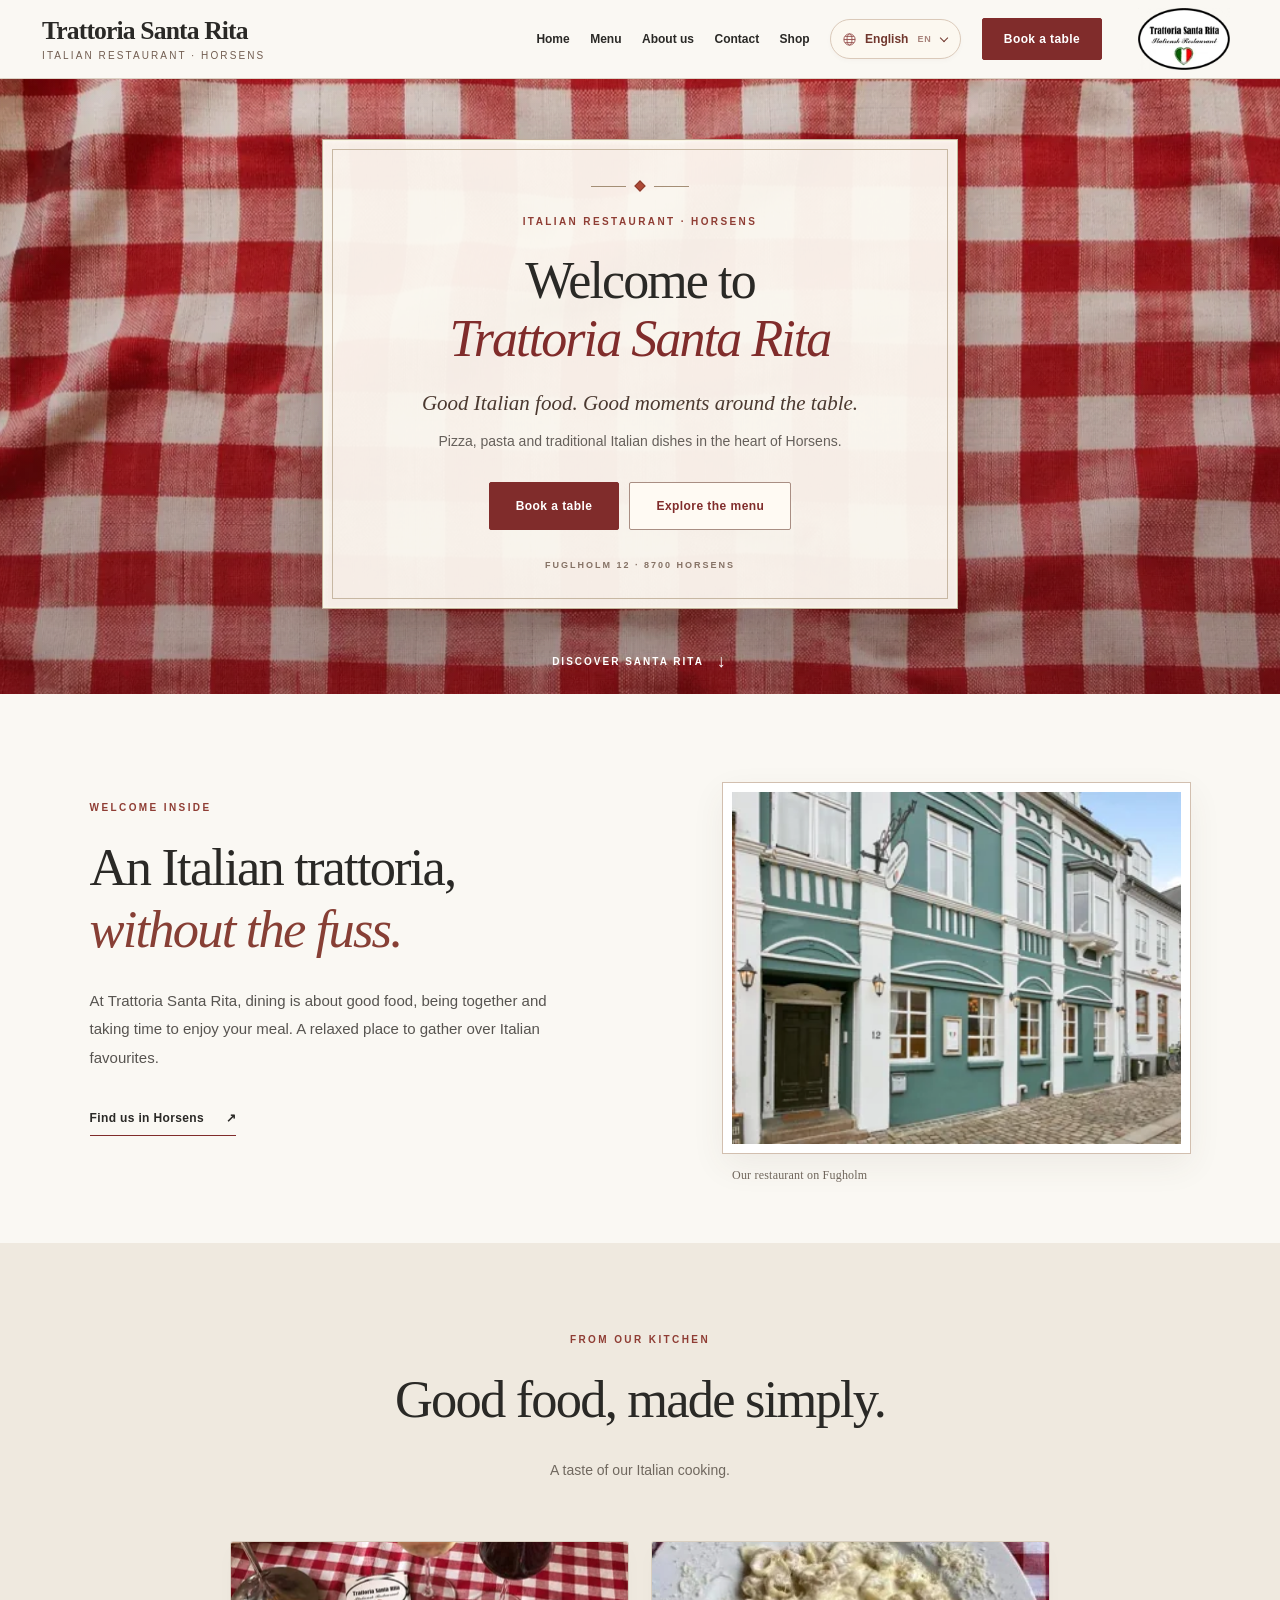
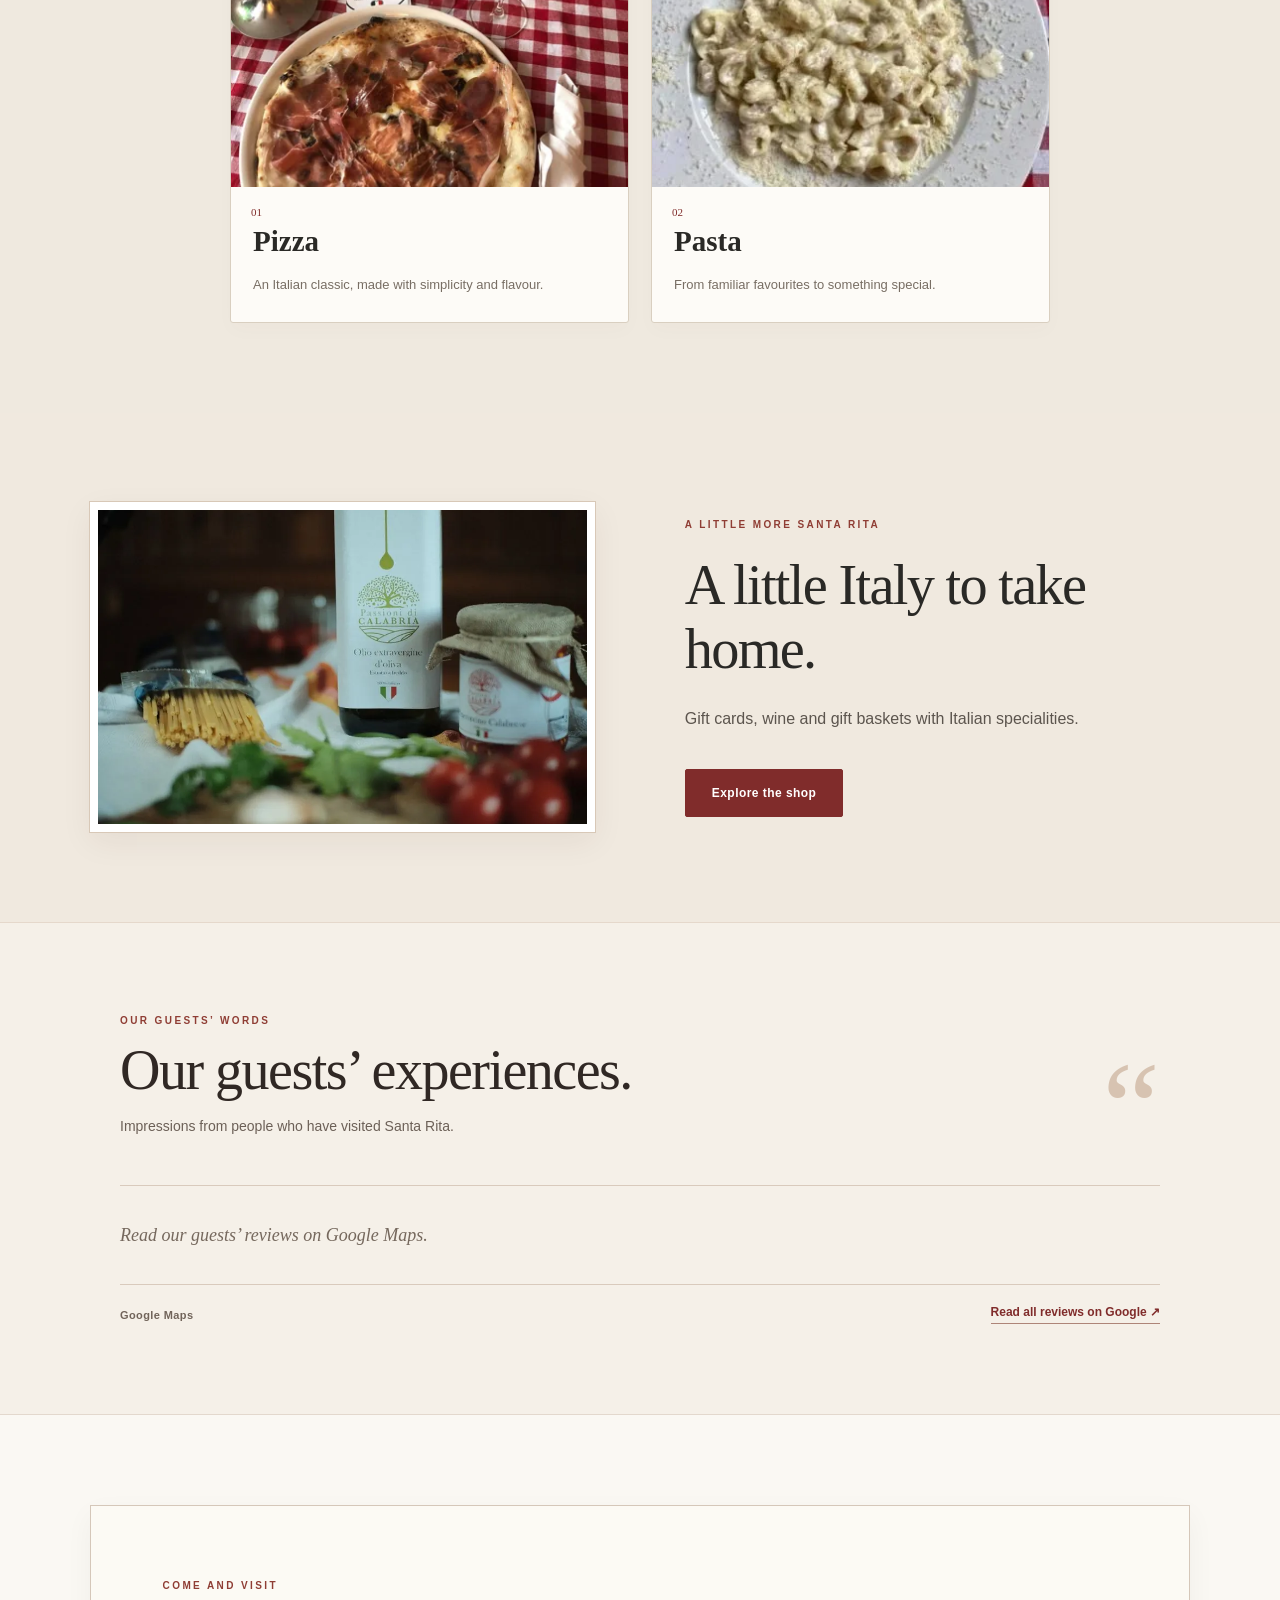
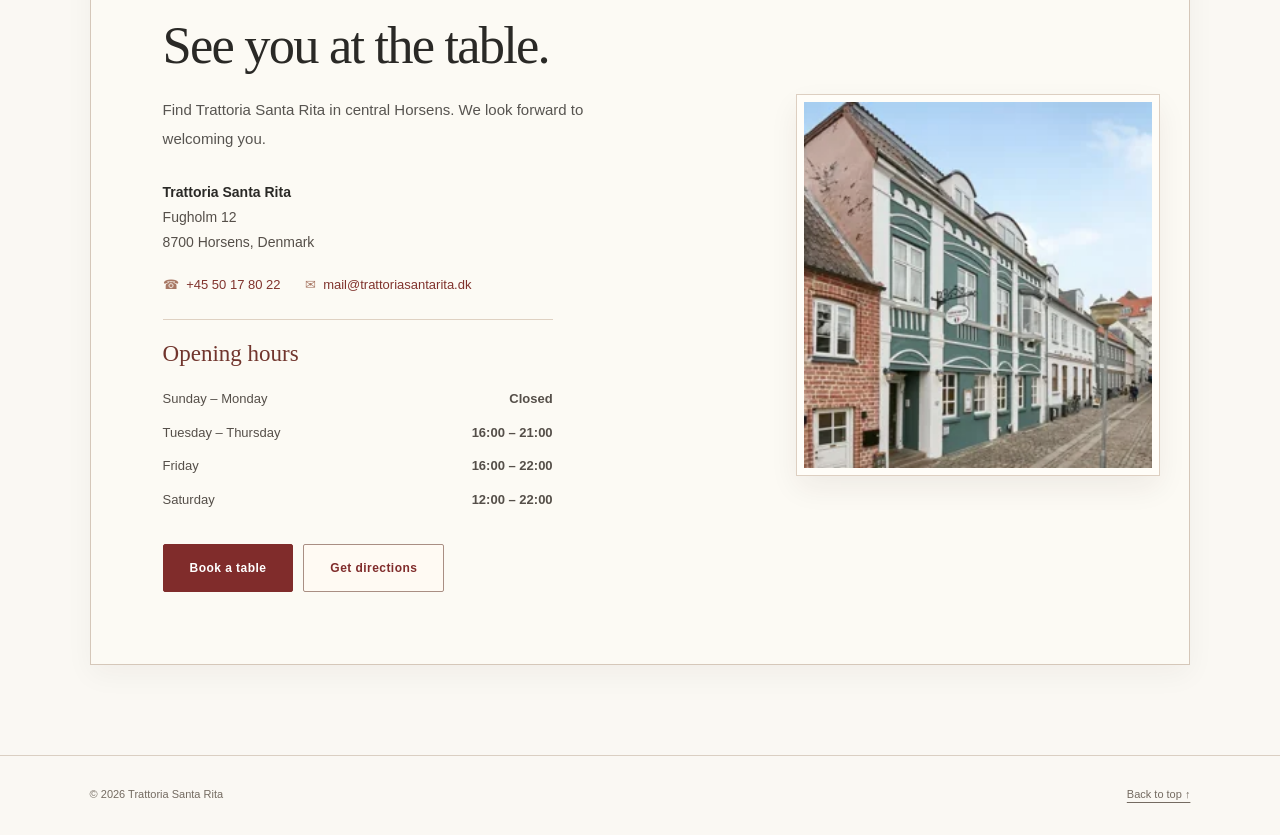
<file: index.html>
<!DOCTYPE html>

<html lang="da">
<head>
<meta name="robots" content="noindex,nofollow">
<title>Italiensk restaurant i Horsens | Trattoria Santa Rita</title>
<!-- SEO: generated by scripts/build-seo.py -->
<meta name="description" content="Besøg Trattoria Santa Rita på Fugholm 12 i Horsens. Se vores italienske menukort, åbningstider og book et bord.">

<link rel="canonical" href="https://matteodf3.github.io/santa-rita-website/">
<link rel="icon" href="/santa-rita-website/immagini/favicon.png" type="image/png">
<meta property="og:type" content="website">
<meta property="og:url" content="https://matteodf3.github.io/santa-rita-website/">
<meta property="og:site_name" content="Trattoria Santa Rita">
<meta property="og:locale" content="da_DK">
<meta property="og:title" content="Italiensk restaurant i Horsens | Trattoria Santa Rita">
<meta property="og:description" content="Besøg Trattoria Santa Rita på Fugholm 12 i Horsens. Se vores italienske menukort, åbningstider og book et bord.">
<meta property="og:image" content="https://matteodf3.github.io/santa-rita-website/immagini/santa-rita-og.jpg">
<meta property="og:image:width" content="1200">
<meta property="og:image:height" content="630">
<meta name="twitter:card" content="summary_large_image">
<meta name="twitter:title" content="Italiensk restaurant i Horsens | Trattoria Santa Rita">
<meta name="twitter:description" content="Besøg Trattoria Santa Rita på Fugholm 12 i Horsens. Se vores italienske menukort, åbningstider og book et bord.">
<meta name="twitter:image" content="https://matteodf3.github.io/santa-rita-website/immagini/santa-rita-og.jpg">

<!-- /SEO -->
<meta charset="utf-8"/>
<meta content="width=device-width, initial-scale=1" name="viewport"/>
<meta content="#f8f5ef" name="theme-color"/>



<style>
:root{--cream:#faf8f3;--paper:#fffdf8;--ink:#2a2926;--muted:#66605b;--red:#802c2b;--red-hover:#64211f;--line:#d6c8b7;--sand:#eee7da;--serif:"Palatino Linotype","Book Antiqua",Palatino,"Iowan Old Style",Georgia,serif;--sans:Arial,Helvetica,sans-serif}
*{box-sizing:border-box}html{scroll-behavior:smooth;scroll-padding-top:95px}body{margin:0;color:var(--ink);background:var(--cream);font-family:var(--sans);-webkit-font-smoothing:antialiased}button,a{touch-action:manipulation}a{color:inherit;text-decoration:none}button{font:inherit;cursor:pointer}a:focus-visible,button:focus-visible,input:focus-visible,select:focus-visible{outline:3px solid #b86c37;outline-offset:4px}img{max-width:100%}
.preview-banner{padding:8px 16px;text-align:center;background:#352b29;color:#f9f6ef;font:700 10px/1.4 var(--sans);letter-spacing:1px;text-transform:uppercase}
.site-header{background:rgba(250,248,243,.98);z-index:40;position:sticky;top:0;border-bottom:1px solid #ddd3c5;box-shadow:0 2px 14px #34241608}.header-inner{width:min(1420px,100%);margin:auto;min-height:94px;display:flex;align-items:center;padding:8px 42px;justify-content:space-between;gap:28px}.wordmark{min-width:250px;display:inline-flex;flex-direction:column;align-items:flex-start;gap:5px}.wordmark-top{font:700 clamp(21px,2vw,28px)/1.08 var(--serif);letter-spacing:-.85px}.wordmark-bottom{font:10px var(--sans);letter-spacing:2.1px;text-transform:uppercase;color:#725e51}.nav-links{display:flex;align-items:center;justify-content:flex-end;gap:clamp(13px,1.6vw,27px);margin-left:auto}.nav-links>a:not(.btn){font-size:12px;font-weight:600;white-space:nowrap;transition:color .2s}.nav-links>a:hover{color:var(--red)}.lang-switch{border:0;background:none;font:700 11px var(--sans);white-space:nowrap;letter-spacing:.4px;color:var(--red);padding:7px 3px}.lang-switch span{color:#99857d;padding:0 2px}.nav-book{background:var(--red);color:white;padding:13px 21px;border:1px solid var(--red);border-radius:2px;letter-spacing:.4px;font-size:11px;font-weight:700;white-space:nowrap;transition:background .2s,transform .2s}.nav-book:hover{background:var(--red-hover);transform:translateY(-1px)}.header-end{display:flex;align-items:center;gap:14px}.brand-logo{height:73px;width:108px;object-fit:contain}.menu-toggle{display:none}
.hero{position:relative;min-height:clamp(590px,77vh,820px);background-image:url('immagini/foto-c386c3eab78558b7.webp');background-position:center center;background-size:cover;display:flex;justify-content:center;align-items:center;padding:60px 24px 85px;isolation:isolate;overflow:hidden}.hero:before{content:"";position:absolute;inset:-10px;background-image:inherit;background-position:inherit;background-size:cover;z-index:-2;animation:photo-settle 1.7s ease-out both}.hero-dim{position:absolute;inset:0;background:linear-gradient(180deg,#35131222,#35131240 55%,#35131265);z-index:-1}.hero-inner{width:100%;display:flex;justify-content:center}.hero-card{width:min(636px,100%);position:relative;background:#fcf9f2f2;box-shadow:0 16px 58px #270b084a,0 0 0 1px #f9f5e3 inset,0 1px 4px #ffffffaa inset;border:1px solid #c1b09d;padding:51px 40px 46px;text-align:center;animation:card-enter .85s .1s ease-out both}.card-inner-outline{pointer-events:none;position:absolute;inset:9px;border:1px solid #c7b7a2}.ornament{display:flex;align-items:center;justify-content:center;gap:10px;margin-bottom:24px}.ornament span{height:1px;background:#a48e75;width:35px}.ornament i{display:block;width:8px;height:8px;border:1px solid #8b3c2c;transform:rotate(45deg);background:#ae4936}.eyebrow,.section-kicker{font:700 10px/1.5 var(--sans);letter-spacing:2.4px;color:#8f3d34}.eyebrow{margin:0 0 23px}.hero h1{font:500 clamp(34px,5vw,52px)/1.12 var(--serif);letter-spacing:-1.9px;margin:0 0 21px}.hero h1 em{font-style:normal;font-weight:700;white-space:normal}.hero-lead{font:italic 21px/1.4 var(--serif);margin:0 0 11px;color:#4b3930}.hero-desc{color:var(--muted);font-size:13px;line-height:1.7;max-width:420px;margin:0 auto 28px}.hero-actions,.visit-actions{display:flex;justify-content:center;align-items:center;gap:10px;flex-wrap:wrap}.btn{border-radius:2px;padding:15px 26px;min-height:48px;font-size:12px;font-weight:700;letter-spacing:.45px;display:inline-flex;align-items:center;justify-content:center;white-space:nowrap;border:1px solid;transition:transform .22s,background .22s,border-color .22s,box-shadow .22s}.btn:hover{transform:translateY(-2px);box-shadow:0 5px 12px #1f151511}.btn-primary{background:var(--red);border-color:var(--red);color:#fff}.btn-primary:hover{background:var(--red-hover);border-color:var(--red-hover)}.btn-outline{color:var(--red);border-color:#a98e83;background:#fffaf3}.btn-outline:hover{background:#f4e7df;border-color:var(--red)}.hero-location{margin:30px 0 0;font:700 9px var(--sans);color:#857265;letter-spacing:2px}.scroll-cue{position:absolute;bottom:22px;display:flex;align-items:center;gap:13px;color:white;font-size:10px;font-weight:700;letter-spacing:2px;text-transform:uppercase}.scroll-arrow{font-size:18px}
.section-pad{padding:clamp(75px,9vw,135px) clamp(24px,7vw,105px)}.intro{display:grid;grid-template-columns:1fr .88fr;gap:clamp(40px,8vw,130px);max-width:1350px;margin:auto;align-items:center}.intro-left{max-width:540px}.section-kicker{margin:0 0 22px}.intro h2,.section-heading h2,.visit-panel h2{font:500 clamp(33px,4.1vw,54px)/1.17 var(--serif);letter-spacing:-1.8px;margin:0 0 27px}.intro h2 em{font-weight:500;color:#873f35}.body-text{color:#575450;line-height:1.9;font-size:15px;max-width:490px}.text-link{display:inline-flex;align-items:center;gap:22px;font-size:12px;letter-spacing:.35px;font-weight:bold;border-bottom:1px solid var(--red);padding-bottom:10px;margin-top:24px}.text-link:hover{color:var(--red)}.intro-right{height:370px;position:relative;background:#e7d4c3;border:9px solid #fff;box-shadow:0 0 0 1px #d2bfaf,0 12px 32px #52433213}.photo-texture{position:absolute;inset:0;background:url('immagini/foto-c386c3eab78558b7.webp') center/cover;filter:saturate(.89)}.intro-stamp{position:absolute;top:50%;left:50%;transform:translate(-50%,-50%) rotate(-4deg);background:#fdfaf3;padding:17px 18px 14px;width:205px;box-shadow:0 6px 21px #371b1a39;border:1px solid #cabfae;text-align:center}.intro-stamp img{width:145px;display:block;margin:0 auto 8px}.intro-stamp span{font:700 8px var(--sans);letter-spacing:1.4px;color:#866f5a}.photo-caption{position:absolute;bottom:-39px;left:0;color:#7f7972;font:italic 12px var(--serif);margin:0}
.menu-section{background:#efe9df;text-align:center}.section-heading{margin:0 auto 58px;max-width:640px}.section-heading p:last-child{font-size:14px;color:#70685f;line-height:1.8}.menu-grid{max-width:1180px;margin:0 auto;display:grid;grid-template-columns:repeat(3,1fr);gap:17px}.menu-item{text-align:left;background:#fdfbf7;border:1px solid #d9cfc0;padding:29px;min-height:206px;display:flex;align-items:flex-start;gap:19px;box-shadow:0 8px 20px #53391e05;transition:border-color .2s,transform .2s}.menu-item:hover{transform:translateY(-4px);border-color:#a8867e}.menu-number{color:var(--red);font:11px var(--serif);padding-top:8px}.menu-item h3{font:600 29px var(--serif);margin:0 0 16px}.menu-item p{font:13px/1.7 var(--sans);color:#786e64;margin:0}.item-arrow{margin-left:auto;font-size:20px;color:#995649}.menu-note{color:#8b7668;font-size:11px;margin:33px 0 0;letter-spacing:.2px}.menu-note>span:first-child{color:var(--red);font-size:15px;padding-right:7px}
.visit-section{background:var(--cream)}.visit-panel{max-width:1190px;margin:0 auto;display:grid;grid-template-columns:1.2fr .75fr;border:1px solid #d5c7b9;background:#fcfaf4;box-shadow:0 10px 27px #2f21120b;overflow:hidden}.visit-copy{padding:clamp(35px,6vw,72px)}.visit-copy h2{margin-bottom:20px}.address{font:14px/1.8 var(--sans);margin:27px 0;color:#554f49}.address strong{color:#2a2926}.visit-actions{justify-content:flex-start}.visit-decoration{background-image:linear-gradient(#7d33332b,#7d33332b),url('immagini/foto-c386c3eab78558b7.webp');background-position:center;background-size:cover;display:grid;place-items:center}.napkin{height:190px;width:190px;transform:rotate(-8deg);background:#fdf8eb;box-shadow:3px 11px 19px #2e150b49;display:grid;place-items:center;border:2px solid #e7dcca}.napkin span{font:italic 47px/1.05 var(--serif);text-align:center;color:#8b382e}
.site-footer{min-height:80px;border-top:1px solid #dacfc2;display:flex;align-items:center;justify-content:space-between;gap:20px;padding:22px clamp(24px,7vw,105px);font:11px/1.6 var(--sans);color:#746b61}.site-footer a{text-decoration:underline;text-underline-offset:4px}
.booking-dialog{padding:0;max-width:min(460px,calc(100vw - 32px));width:100%;border:1px solid #b9a895;background:#fcfaf4;box-shadow:0 25px 100px #180d0d66;color:var(--ink)}.booking-dialog::backdrop{background:#19100ccc;backdrop-filter:blur(3px)}.dialog-head{display:flex;align-items:start;justify-content:space-between;gap:20px;border-bottom:1px solid #ddcebd;padding:28px 28px 20px}.dialog-head .section-kicker{margin-bottom:5px}.dialog-head h2{font:600 31px var(--serif);margin:0}.dialog-close{border:0;background:transparent;font-size:28px;line-height:1;padding:0 5px;color:#755649}.dialog-body{padding:25px 28px 28px}.demo-notice{background:#f1e6d8;border-left:3px solid #ad7254;padding:13px 15px;font:12px/1.7 var(--sans);color:#5b4d42;margin:0 0 24px}.booking-fields{display:grid;grid-template-columns:1fr 1fr;gap:13px}.booking-fields label{display:flex;flex-direction:column;gap:9px;font-size:12px;font-weight:700}.booking-fields input,.booking-fields select{padding:12px 8px;background:white;border:1px solid #c9bbae;font:13px var(--sans);max-width:100%;min-width:0}.booking-preview{font:13px/1.8 var(--sans);color:#76675b;margin:20px 0 26px}.btn-full{width:100%}
.reveal{opacity:0;transform:translateY(18px);transition:opacity .65s ease,transform .65s ease}.reveal.visible{opacity:1;transform:translateY(0)}@keyframes card-enter{from{opacity:0;transform:translateY(19px)}to{opacity:1;transform:translateY(0)}}@keyframes photo-settle{from{transform:scale(1.045)}to{transform:scale(1)}}
@media(max-width:1100px){.header-inner{padding:8px 22px;gap:15px}.wordmark{min-width:180px}.wordmark-top{font-size:21px}.brand-logo{width:87px;height:61px}.nav-links{gap:14px}.nav-links>a:not(.btn){font-size:11px}.nav-book{padding:11px 15px}}
@media(max-width:850px){.header-inner{min-height:79px}.wordmark{min-width:0}.brand-logo{width:94px;height:65px}.menu-toggle{display:flex;width:37px;height:37px;align-items:center;justify-content:center;flex-direction:column;gap:5px;border:1px solid #c8b8a9;background:#fffdf7;border-radius:2px}.menu-toggle span{height:1.5px;width:17px;background:#30231e}.nav-links{display:none;position:absolute;left:0;right:0;top:100%;padding:17px 24px 24px;background:var(--cream);border-bottom:1px solid #c8b8a9;box-shadow:0 14px 17px #0e0b081a;flex-direction:column;align-items:stretch;gap:0}.nav-links.open{display:flex}.nav-links a:not(.btn),.nav-links .lang-switch{padding:14px 5px;text-align:left;font-size:13px;border-bottom:1px solid #e5dace}.nav-links .nav-book{margin-top:13px}.intro{grid-template-columns:1fr;gap:55px}.intro-right{max-width:550px;width:100%}.menu-grid{grid-template-columns:1fr}.menu-item{min-height:135px}.visit-panel{grid-template-columns:1fr}.visit-decoration{min-height:225px}.napkin{width:140px;height:140px}.napkin span{font-size:36px}}
@media(max-width:560px){.preview-banner{font-size:8px;letter-spacing:.6px;padding:7px 8px}.header-inner{padding:5px 15px;min-height:73px}.wordmark-top{font-size:19px;letter-spacing:-.5px}.wordmark-bottom{font-size:8px;letter-spacing:1px}.brand-logo{height:56px;width:76px}.header-end{gap:7px}.hero{padding:46px 15px 69px;min-height:620px;background-position:center}.hero-card{padding:38px 22px 33px}.card-inner-outline{inset:7px}.ornament{margin-bottom:19px}.eyebrow{font-size:9px;letter-spacing:1.5px;margin-bottom:17px}.hero h1{font-size:35px;letter-spacing:-1.5px;margin-bottom:18px}.hero-lead{font-size:19px}.hero-desc{font-size:12px}.hero-location{letter-spacing:1.2px;margin-top:25px}.hero-actions{gap:8px}.hero-actions .btn{padding:14px 16px;font-size:11px}.intro-right{height:280px}.photo-caption{bottom:-33px}.section-pad{padding:76px 23px}.intro h2,.section-heading h2,.visit-panel h2{font-size:36px}.site-footer{display:grid;gap:8px}.visit-copy{padding:35px 25px}.visit-actions{gap:8px}.visit-actions .btn{font-size:11px;padding:14px 17px}}
@media(prefers-reduced-motion:reduce){html{scroll-behavior:auto}*,*:before,*:after{animation:none!important;transition:none!important}.reveal{opacity:1;transform:none}}


/* Extras for Santa Rita shop preview */
.nav-links a.active-page{color:var(--red);text-decoration:underline;text-underline-offset:7px;text-decoration-thickness:1px}
.menu-item{padding:0!important;display:block!important;overflow:hidden;min-height:unset!important;border-radius:3px}
.menu-photo{display:block;width:100%;height:215px;object-fit:cover;background:#ded5c7;filter:saturate(.9);transition:transform .5s ease}
.menu-item:hover .menu-photo,.shop-card:hover .shop-photo{transform:scale(1.035)}
.menu-item>.menu-number{display:inline-block;padding:19px 20px 0}
.menu-item>div{padding:5px 22px 26px}
.menu-item .item-arrow{display:none}
.sr-photo-note{max-width:1180px;margin:14px auto 0;color:#82786d;font-size:11px;line-height:1.6}
.sr-photo-note a{text-decoration:underline;text-underline-offset:2px}
.shop-teaser{background:#f0e9df}
.shop-teaser-inner{max-width:1180px;margin:auto;display:grid;grid-template-columns:1fr 1fr;gap:clamp(30px,7vw,105px);align-items:center}
.shop-teaser-photo{height:330px;position:relative;border:8px solid white;box-shadow:0 0 0 1px #d8c8b7,0 10px 30px #41230f10;overflow:hidden;background:#eaded3}
.shop-teaser-photo img{height:100%;width:100%;object-fit:cover}
.shop-teaser h2{font:500 clamp(36px,4.4vw,57px)/1.13 var(--serif);margin:0 0 22px;letter-spacing:-1.7px}
.shop-teaser p:not(.section-kicker){color:#5c554e;line-height:1.85;max-width:450px}
.shop-teaser .btn{display:inline-flex;margin-top:20px;text-decoration:none}
.shop-demo{display:inline-block;border:1px solid #d0b8ab;color:#7d453c;padding:8px 12px;margin-top:14px;letter-spacing:.4px;font:11px var(--sans)}
.shop-top-hero{position:relative;padding:76px clamp(24px,7vw,105px) 82px;overflow:hidden;background:#f4ede4}
.shop-hero-inner{max-width:1180px;margin:0 auto;display:grid;grid-template-columns:1fr minmax(280px, .78fr);align-items:center;gap:clamp(32px,7vw,104px)}
.shop-hero-inner h1{font:500 clamp(48px,5.8vw,81px)/1.05 var(--serif);letter-spacing:-2px;margin:0 0 22px}
.shop-hero-inner h1 em{color:#843c34}
.shop-hero-inner p.shop-intro{font:16px/1.85 var(--sans);color:#51483f;max-width:580px;margin:0 0 20px}
.shop-hero-image{height:330px;width:100%;object-fit:cover;display:block;border:8px solid #fff;box-shadow:0 0 0 1px #d9c9bb,0 12px 30px #5a372117;border-radius:1px;background:#d8c0af}
.shop-catalog{background:#fffcf7}
.shop-heading{max-width:1180px;margin:0 auto 37px}
.shop-heading h2{font:500 clamp(34px,4.4vw,54px)/1.1 var(--serif);letter-spacing:-1px;margin:0 0 15px}
.shop-heading p{max-width:670px;font:14px/1.8 var(--sans);color:#66594e}
.shop-cards{max-width:1180px;margin:auto;display:grid;grid-template-columns:repeat(3,minmax(0,1fr));gap:23px}
.shop-card{background:#fffefa;border:1px solid #ddd0c2;overflow:hidden;box-shadow:0 5px 20px #54443408;border-radius:3px}
.shop-card-visual{height:230px;overflow:hidden;position:relative;background:#dfd1c4}
.shop-photo{height:100%;width:100%;object-fit:cover;display:block;transition:transform .5s ease}
.shop-tag{position:absolute;bottom:13px;left:13px;padding:9px 12px;background:#fffaf1f2;border:1px solid #e4d7c6;font:700 10px/1 var(--sans);letter-spacing:1px;color:#813e36}
.shop-card-body{padding:24px 23px 28px}
.shop-card h3{font:500 clamp(25px,3vw,31px)/1.18 var(--serif);margin:0 0 12px}
.shop-card p{font:13px/1.85 var(--sans);color:#645b53;min-height:96px;margin:0 0 17px}
.shop-card .shop-wait{display:block;border-top:1px solid #e4d8ca;padding-top:13px;font:700 11px var(--sans);color:#883e35;letter-spacing:.4px}
.shop-notice{max-width:1180px;margin:35px auto 0;background:#f5eee4;border:1px solid #d5c4b4;padding:18px 22px;color:#604f46;font:13px/1.8 var(--sans)}
.shop-end{background:#f4ede4;text-align:center;padding:76px 24px 90px}
.shop-end h2{font:500 clamp(33px,4vw,48px)/1.2 var(--serif);margin:0 0 15px}
.shop-end p{font:14px/1.75 var(--sans);color:#6a5c50;margin:0 auto 30px;max-width:530px}
.shop-end .btn{text-decoration:none;display:inline-flex}
.photo-credits{border-top:1px solid #e0d3c4;background:#fffcf7;padding:18px clamp(24px,7vw,105px);font-size:10px;line-height:1.7;color:#8a7b6b}
.photo-credits a{text-decoration:underline;text-underline-offset:2px}
@media (max-width:850px){.shop-teaser-inner,.shop-hero-inner{grid-template-columns:1fr}.shop-teaser-photo{height:300px}.shop-cards{grid-template-columns:repeat(2,minmax(0,1fr))}.shop-top-hero{padding-top:50px;padding-bottom:56px}.shop-hero-image{max-height:300px}}
@media (max-width:600px){.shop-cards{grid-template-columns:1fr}.shop-photo{height:215px}.shop-card-visual{height:215px}.shop-card p{min-height:0}.shop-teaser-inner{gap:26px}.menu-photo{height:205px}}
@media (prefers-reduced-motion:reduce){.shop-photo,.menu-photo{transition:none!important}}

/* Sezione recensioni: carosello dimostrativo, mai attribuire i testi di esempio a clienti reali. */
.sr-reviews-section{background:#f5f0e7;border-top:1px solid #e5d8cb;border-bottom:1px solid #e3d8cd;padding:clamp(66px,7vw,112px) clamp(22px,5vw,76px)}
.sr-reviews-wrap{max-width:1180px;margin:0 auto}
.sr-reviews-head{display:flex;justify-content:space-between;gap:28px;align-items:flex-end;margin-bottom:28px}
.sr-reviews-head .section-kicker{margin:0 0 13px}
.sr-reviews-head h2{margin:0;font:500 clamp(35px,4.9vw,59px)/1.1 var(--serif);letter-spacing:-1.1px;color:#2a2926}
.sr-reviews-head h2 em{font-weight:400;color:#853a32}
.sr-review-caption{font:12px/1.75 var(--sans);max-width:345px;color:#6a5d52;margin:0 0 4px}
.sr-reviews-shell{display:grid;grid-template-columns:minmax(0,1fr) 185px;gap:0;background:#fffdfa;border:1px solid #d7c5b4;border-radius:4px;box-shadow:0 12px 35px #432e2310;overflow:hidden}
.sr-review-panel{min-height:285px;padding:clamp(27px,4.5vw,61px) clamp(29px,5vw,77px);display:flex;flex-direction:column;align-items:flex-start;justify-content:center;position:relative}
.sr-review-panel:before{content:'“';position:absolute;top:6px;right:42px;font:130px/.8 Georgia,serif;color:#eee5d9;pointer-events:none}
.sr-review-eyebrow{display:inline-flex;align-items:center;gap:10px;text-transform:uppercase;font:700 10px/1.5 var(--sans);letter-spacing:1.8px;color:#8c4a40;position:relative;z-index:1}
.sr-review-eyebrow:before{content:'';width:21px;height:1px;background:#a97164}
.sr-review-panel h3{position:relative;z-index:1;font:500 clamp(29px,3.4vw,41px)/1.14 var(--serif);margin:22px 0 13px;color:#2f2b26}
.sr-review-copy{position:relative;z-index:1;margin:0;font:14px/1.9 var(--sans);max-width:640px;color:#655b51}
.sr-review-meta{position:relative;z-index:1;margin-top:28px;color:#9a6859;font:700 10px/1.6 var(--sans);letter-spacing:.55px;text-transform:uppercase}
.sr-review-panel.sr-refresh{animation:srReviewFade .44s ease both}
@keyframes srReviewFade{from{opacity:.38;transform:translateY(7px)}to{opacity:1;transform:translateY(0)}}
.sr-review-side{background:#f6f0e8;border-left:1px solid #e4d7ca;display:flex;flex-direction:column;align-items:center;justify-content:space-between;padding:36px 20px 27px;gap:25px}
.sr-review-side-label{font:700 11px/1.5 var(--sans);text-transform:uppercase;letter-spacing:2px;color:#765c4d;text-align:center}
.sr-review-side-label:after{content:'';display:block;width:27px;height:1px;background:#aa665b;margin:20px auto 0}
.sr-review-nav{display:flex;align-items:center;gap:12px}
.sr-review-arrow{width:43px;height:43px;display:grid;place-items:center;background:#fffdfa;color:#753730;border:1px solid #cdb8a7;border-radius:50%;font-size:20px;transition:background .2s,color .2s,transform .2s}
.sr-review-arrow:hover{background:#853830;color:white;transform:translateY(-2px)}
.sr-review-count{font:12px var(--serif);color:#756359;letter-spacing:1px;white-space:nowrap}
.sr-review-progress{display:flex;gap:6px}
.sr-review-dot{border:0;background:#c9b8a7;width:16px;height:4px;border-radius:6px;padding:0;transition:width .2s,background .2s}
.sr-review-dot[aria-current=true]{width:31px;background:#873832}
.sr-reviews-foot{display:flex;justify-content:space-between;align-items:center;gap:18px;margin-top:22px;flex-wrap:wrap}
.sr-review-disclaimer{font:11px/1.6 var(--sans);color:#766658;margin:0;max-width:720px}
.sr-review-link{font:700 12px/1.6 var(--sans);color:#782f29;border-bottom:1px solid #a97d72;padding-bottom:3px;white-space:nowrap;transition:color .2s}
.sr-review-link:hover{color:#ad5144}
@media(max-width:880px){.sr-reviews-head{align-items:flex-start;flex-direction:column;gap:12px}.sr-review-caption{max-width:600px}.sr-reviews-shell{grid-template-columns:minmax(0,1fr) 147px}.sr-review-side{padding:28px 9px 23px}.sr-review-panel{min-height:290px;padding:32px}}
@media(max-width:600px){.sr-reviews-section{padding:62px 20px 70px}.sr-reviews-shell{grid-template-columns:1fr}.sr-review-panel{min-height:305px;padding:35px 28px}.sr-review-panel:before{right:23px;font-size:100px}.sr-review-side{border-left:0;border-top:1px solid #e4d7ca;flex-direction:row;align-items:center;padding:16px 20px;gap:12px}.sr-review-side-label{display:none}.sr-review-nav{gap:9px}.sr-review-arrow{width:38px;height:38px}.sr-review-panel h3{margin-top:18px}.sr-reviews-foot{align-items:flex-start}}
@media(prefers-reduced-motion:reduce){.sr-review-panel.sr-refresh{animation:none}.sr-review-arrow,.sr-review-dot{transition:none!important}}


/* REAL SANTA RITA PHOTOGRAPHY – 2026-11-17 LOCAL PREVIEW */
.sr-real-photo-frame{overflow:visible;position:relative;background:#ddd5ca}
.sr-real-photo-frame .sr-real-photo{height:100%;width:100%;object-fit:cover;object-position:center 54%;display:block}
.sr-real-photo-frame .photo-caption{font-style:normal;font-size:12px;letter-spacing:.2px;color:#6f655b}
.sr-actual-gallery{background:#f5f1e9;padding-top:40px!important;padding-bottom:90px!important}
.sr-gallery-intro{max-width:1180px;margin:0 auto 32px;display:flex;align-items:end;gap:50px;justify-content:space-between}
.sr-gallery-intro .section-kicker{color:#8b3930}
.sr-gallery-intro h2{font:500 clamp(30px,4.3vw,52px)/1.16 var(--serif);letter-spacing:-1.3px;margin:0;color:#292521}
.sr-gallery-intro em{color:#8e3f34;font-weight:400}
.sr-gallery-description{font-size:14px;line-height:1.75;color:#615952;max-width:310px;margin:0}
.sr-gallery-grid{display:grid;grid-template-columns:1.15fr .85fr;gap:24px;max-width:1180px;margin:0 auto}
.sr-gallery-figure{min-width:0;margin:0;background:#fffdf9;border:1px solid #d9cfc3;box-shadow:0 12px 30px #321b0b0a;padding:8px}
.sr-gallery-figure img{width:100%;height:clamp(265px,31vw,395px);object-fit:cover;display:block;filter:saturate(.95)}
.sr-gallery-figure:nth-child(1) img{object-position:54% 48%}
.sr-gallery-figure:nth-child(2) img{object-position:50% 40%}
.sr-gallery-figure figcaption{display:flex;align-items:baseline;justify-content:space-between;gap:8px;padding:18px 14px 13px;color:#6e6459;font:12px var(--sans)}
.sr-gallery-figure figcaption strong{font:500 18px var(--serif);color:#2d2824}
.sr-photo-credit{max-width:1180px;margin:22px auto 0;color:#877c70;font:11px/1.8 var(--sans)}
.sr-photo-credit a{color:#864037;text-decoration:underline;text-underline-offset:3px}
.sr-visit-real-photo{position:relative;background:#dfd8c9;display:block;overflow:hidden}
.sr-visit-real-photo img{display:block;width:100%;height:100%;object-fit:cover;object-position:50% 39%;filter:saturate(.9)}
@media(max-width:800px){
 .sr-gallery-intro{align-items:flex-start;flex-direction:column;gap:12px}
 .sr-gallery-grid{grid-template-columns:1fr 1fr;gap:14px}
 .sr-gallery-figure img{height:290px}
 .sr-gallery-figure figcaption{align-items:start;flex-direction:column;padding:12px 7px}
 .sr-actual-gallery{padding-top:28px!important;padding-bottom:72px!important}
}
@media(max-width:520px){
 .sr-gallery-grid{grid-template-columns:1fr}
 .sr-gallery-figure img{height:290px}
 .sr-gallery-figure figcaption{flex-direction:row;align-items:baseline}
 .sr-real-photo-frame{margin-bottom:30px}
 .sr-gallery-intro h2{font-size:34px}
}

/* Raffinamento della sola anteprima locale */
.header-inner{min-height:78px}.brand-logo{height:62px}.hero{min-height:clamp(520px,68vh,690px)}
.hero-card{padding:42px 38px 38px}.hero h1 em{color:#802c2b;font-style:italic;font-weight:500}.hero-desc{font-size:14px}
.section-pad{padding-top:clamp(65px,7vw,105px);padding-bottom:clamp(65px,7vw,105px)}
.menu-grid{max-width:820px;grid-template-columns:repeat(2,minmax(0,1fr));gap:22px}.menu-photo{height:245px}
.sr-actual-gallery{padding-top:75px!important}.mobile-book{display:none}
@media(max-width:850px){.header-inner{min-height:65px}.brand-logo{width:75px;height:52px}.menu-grid{grid-template-columns:repeat(2,minmax(0,1fr))}}
@media(max-width:560px){body{padding-bottom:66px}.header-inner{min-height:61px}.wordmark-top{font-size:17px}.wordmark-bottom{font-size:7px}.brand-logo{height:46px;width:63px}.hero{min-height:520px;padding:36px 16px 64px}.hero-card{padding:34px 22px}.hero h1{font-size:32px}.hero-actions .btn{min-height:47px}.section-pad{padding:58px 20px}.menu-grid{grid-template-columns:1fr 1fr;gap:10px}.menu-photo{height:145px}.menu-item>.menu-number{padding:14px 13px 0}.menu-item>div{padding:5px 13px 19px}.menu-item h3{font-size:23px;margin-bottom:8px}.menu-item p{font-size:12px}.sr-actual-gallery{padding-top:56px!important;padding-bottom:56px!important}.sr-gallery-grid{grid-template-columns:1fr 1fr;gap:9px}.sr-gallery-figure img{height:175px}.sr-gallery-figure figcaption{display:block;padding:10px 5px}.sr-gallery-figure figcaption strong{font-size:15px;display:block}.sr-gallery-figure figcaption span{font-size:10px}.mobile-book{display:flex;align-items:center;justify-content:center;gap:10px;position:fixed;z-index:35;left:12px;right:12px;bottom:10px;min-height:49px;background:#802c2b;color:#fff;border:1px solid #67211f;box-shadow:0 5px 20px #28140c45;font-weight:700;font-size:13px;letter-spacing:.3px}.site-footer{padding-bottom:25px}}

.real-reviews{display:flex;justify-content:space-between;align-items:center;gap:35px}.real-reviews h2{font:500 clamp(34px,4vw,52px)/1.15 var(--serif);margin:0 0 20px}.real-reviews h2 em{color:var(--red);font-weight:400}.real-reviews p:not(.section-kicker){font:15px/1.7 var(--sans);color:#615952;margin:0 0 24px}.real-review-mark{font:180px/.7 Georgia,serif;color:#d7c3b3;padding:30px}@media(max-width:600px){.real-review-mark{display:none}}

.cart-nav{display:inline-flex;align-items:center;gap:5px;color:#802c2b!important;font:700 12px Arial,sans-serif;white-space:nowrap}.cart-nav [data-cart-count]{display:inline-grid;place-items:center;border-radius:50%;min-width:21px;height:21px;background:#802c2b;color:#fff;font-size:10px}.cart-action{width:100%;min-height:48px;margin-top:20px;border:1px solid #802c2b;background:#802c2b;color:white;padding:12px;cursor:pointer;font-weight:700}.cart-action:hover{background:#63211f}.cart-feedback{font:13px/1.5 Arial,sans-serif;color:#6f352d;min-height:20px}.cart-feedback a{text-decoration:underline}.cart-action:focus-visible,.cart-nav:focus-visible{outline:3px solid #b86c37;outline-offset:3px}@media(max-width:600px){.cart-nav{font-size:11px}.nav{gap:9px!important}.cart-action{min-height:48px}}

/* Recensioni Google: stile coordinato con l’anteprima, nessuna recensione fittizia. */
.google-reviews{background:#f5f0e8}.google-reviews .sr-reviews-wrap{max-width:1040px}.gr-head{display:flex;justify-content:space-between;align-items:end;gap:25px}.gr-head .section-kicker{margin-bottom:12px}.gr-head h2{font:500 clamp(34px,4.6vw,56px)/1.1 var(--serif);letter-spacing:-1.5px;margin:0;color:#302824}.gr-head p:not(.section-kicker){color:#6c6057;line-height:1.7;font-size:14px}.gr-quote{font:130px/.7 Georgia;color:#d7c3b1}.gr-body{border-top:1px solid #d9cabc;border-bottom:1px solid #d9cabc;margin-top:32px;padding:34px 0}.gr-status{margin:0;color:#75685d;font:italic 18px/1.7 var(--serif)}.gr-card[hidden],.gr-controls[hidden],.gr-order[hidden],.gr-person [hidden],.gr-status[hidden]{display:none!important}.gr-stars{color:#9b6c28;letter-spacing:3px;font-size:19px}.gr-review-text{font:italic clamp(20px,2vw,26px)/1.5 var(--serif);max-width:780px;color:#352c27;white-space:pre-wrap;overflow-wrap:anywhere;margin:18px 0 24px}.gr-person{display:flex;align-items:center;gap:11px;font-size:13px}.gr-person img{width:42px;height:42px;border-radius:50%;object-fit:cover}.gr-person strong,.gr-person a{display:block;color:#71352d;font-weight:bold}.gr-person a{text-decoration:underline}.gr-person span{display:block;color:#83756b;margin-top:4px;font-size:12px}.gr-source,.gr-foot a{display:inline-block;color:#802c2b;font-size:12px;font-weight:bold;border-bottom:1px solid #ae8578;padding-bottom:4px}.gr-source{margin-top:20px}.gr-controls{display:flex;align-items:center;gap:15px;margin-top:25px;color:#7c665a;font:12px var(--serif)}.gr-controls button{width:42px;height:42px;border-radius:50%;border:1px solid #cdb8a8;background:#fffaf4;color:#802c2b;font-size:18px}.gr-controls button:hover{background:#802c2b;color:white}.gr-order{font:11px/1.6 Arial;color:#84766c;margin:16px 0 0}.gr-foot{display:flex;justify-content:space-between;align-items:center;gap:20px;padding-top:20px}.gr-provider{font:700 11px Arial;color:#71645a;letter-spacing:.4px}@media(max-width:600px){.gr-head h2{font-size:35px}.gr-quote{font-size:85px}.gr-foot{align-items:flex-start;flex-direction:column;gap:12px}.gr-body{padding:25px 0}.gr-review-text{font-size:20px}}
@media(min-width:851px) and (max-width:1100px){.header-inner{padding-left:16px;padding-right:16px;gap:10px}.wordmark{min-width:0}.wordmark-top{font-size:19px;letter-spacing:-.5px}.wordmark-bottom{font-size:8px;letter-spacing:1px}.nav-links{gap:10px}.nav-links>a:not(.btn){font-size:11px}.nav-book{padding:11px;font-size:11px}.brand-logo{width:68px;height:50px}.header-end{gap:8px}}[hidden]{display:none!important}.visit-hours{margin:24px 0 28px;max-width:390px;border-top:1px solid #dfd1c2;padding-top:20px}.visit-hours h3{font:500 23px/1.2 var(--serif);margin:0 0 14px;color:#71352d}.visit-hours dl{margin:0}.visit-hours dl div{display:flex;justify-content:space-between;gap:18px;padding:7px 0;color:#554f49;font:13px/1.5 var(--sans)}.visit-hours dd{margin:0;text-align:right;font-weight:700;white-space:nowrap}@media(max-width:560px){.visit-hours dl div{font-size:12px}}
/* Foto contatti proporzionata rispetto a indirizzo e orari. */
.visit-panel .sr-visit-real-photo{align-self:center;justify-self:center;width:calc(100% - 60px);height:380px;max-width:390px;min-height:0;border:7px solid #fffdf8;box-shadow:0 0 0 1px #ddcfc1,0 12px 28px #35231912}.visit-panel .sr-visit-real-photo img{width:100%;height:100%;object-fit:cover;object-position:center 39%}@media(max-width:850px){.visit-panel .sr-visit-real-photo{width:calc(100% - 50px);height:260px;max-width:none;margin:0 25px 25px}}@media(max-width:560px){.visit-panel .sr-visit-real-photo{width:calc(100% - 40px);height:220px;margin:0 20px 20px}}

.intro-right.sr-real-photo-frame .sr-real-photo{object-position:center 57%}.visit-panel .sr-visit-real-photo img{object-position:48% center}
.visit-contact{display:flex;flex-wrap:wrap;gap:10px 24px;margin:-8px 0 0;color:#80332d;font:13px/1.6 var(--sans)}.visit-contact a{text-decoration:none;overflow-wrap:anywhere}.visit-contact a:hover{text-decoration:underline;text-underline-offset:3px}.visit-contact a span{display:inline-block;margin-right:4px;color:#a87865}@media(max-width:560px){.visit-contact{flex-direction:column;gap:7px;font-size:13px}}select[data-language-select]{border:1px solid #d7c5b4;border-radius:3px;background:#fffdf8;color:#802c2b;padding:8px 5px;font:700 11px Arial;cursor:pointer;max-width:100%;min-height:36px}select[data-language-select]:focus-visible{outline:3px solid #b86c37;outline-offset:3px}@media(max-width:850px){.nav select[data-language-select],.nav-links select[data-language-select]{margin:9px 0;min-height:44px;width:100%;text-align:left}}</style><link rel="stylesheet" href="lingua.css">
<script src="lingua.js"></script><script src="inglese.js"></script>
<script src="seo-metadata.js" defer></script>
</head>
<body>

<header class="site-header" id="home">
<div class="header-inner">
<a aria-label="Trattoria Santa Rita — home" class="wordmark" href="#home">
<span class="wordmark-top">Trattoria Santa Rita</span>
<span class="wordmark-bottom" data-site-text="restaurantSubtitle">Italiensk Restaurant · Horsens</span>
</a>
<nav aria-label="Navigation" class="nav-links" id="navLinks"><a data-i18n="navHome" href="#home">Home</a><a data-i18n="navMenu" href="menu.html">Menukort</a><a data-i18n="navAbout" href="#about">Om os</a><a data-i18n="navContact" href="#contact">Kontakt</a><a data-i18n="navShop" href="shop.html">Shop</a><span class="sr-language-picker"><svg viewBox="0 0 24 24" fill="none" stroke="currentColor" stroke-width="1.5" aria-hidden="true"><circle cx="12" cy="12" r="9"/><ellipse cx="12" cy="12" rx="4" ry="9"/><path d="M3 12h18M5 7h14M5 17h14"/></svg><select class="lang-switch" id="langSwitch" data-language-select aria-label="Website language"><option value="da">Dansk</option><option value="it">Italiano</option><option value="en">English</option></select></span><a class="nav-book" data-i18n="book" data-booking-link href="https://book.trattoriasantarita.dk/book?lang=da">Book bord</a></nav>
<div class="header-end">
<img alt="Logo originale Trattoria Santa Rita" class="brand-logo" src="immagini/6af07bca32dea63d-256.webp" width="700" height="467" srcset="immagini/6af07bca32dea63d-128.webp 128w, immagini/6af07bca32dea63d-256.webp 256w" sizes="108px"/>
<button aria-controls="navLinks" aria-expanded="false" aria-label="Åbn menu" class="menu-toggle sr-menu-toggle" id="menuToggle" type="button"><span></span><span></span><span></span></button>
</div>
</div>
</header>
<a class="mobile-book" data-booking-link href="https://book.trattoriasantarita.dk/book?lang=da"><span data-i18n="book">Book bord</span><span aria-hidden="true"> ↗</span></a>
<main>
<section aria-labelledby="heroTitle" class="hero">
<div class="hero-dim"></div>
<div class="hero-inner">
<div class="hero-card">
<div aria-hidden="true" class="card-inner-outline"></div>
<div aria-hidden="true" class="ornament"><span></span><i></i><span></span></div>
<p class="eyebrow" data-i18n="heroKicker">ITALIENSK RESTAURANT · HORSENS</p>
<h1 data-i18n="heroTitle" id="heroTitle">Velkommen til<br/><em>Trattoria Santa Rita</em></h1>
<p class="hero-lead" data-i18n="heroLead">God italiensk mad. Gode stunder omkring bordet.</p>
<p class="hero-desc" data-i18n="heroDesc">Pizza, pasta og klassiske italienske retter i hjertet af Horsens.</p>
<div class="hero-actions">
<a class="btn btn-primary" data-i18n="book" data-booking-link href="https://book.trattoriasantarita.dk/book?lang=da">Book bord</a>
<a class="btn btn-outline" data-i18n="viewMenu" href="menu.html">Udforsk køkkenet</a>
</div>
<p class="hero-location">FUGLHOLM 12 <span aria-hidden="true">·</span> 8700 HORSENS</p>
</div>
</div>
<a aria-label="Scroll ned" class="scroll-cue" href="#about"><span data-i18n="discover">Oplev Santa Rita</span><span aria-hidden="true" class="scroll-arrow">↓</span></a>
</section>
<section aria-labelledby="aboutTitle" class="intro section-pad" id="about">
<div class="intro-left reveal">
<p class="section-kicker" data-i18n="aboutKicker">VELKOMMEN INDENFOR</p>
<h2 data-i18n="aboutTitle" id="aboutTitle">En italiensk trattoria,<br/><em>helt nede på jorden.</em></h2>
<p class="body-text" data-i18n="aboutBody">Hos Trattoria Santa Rita handler et restaurantbesøg om god mad, nærvær og tid til at nyde måltidet. Et afslappet sted at samles over italienske favoritter.</p>
<a class="text-link" href="#contact"><span data-i18n="findUs">Find os i Horsens</span> <span aria-hidden="true">↗</span></a>
</div>
<div aria-label="Trattoria Santa Rita decor" class="intro-right sr-real-photo-frame reveal"><img alt="Facciata della Trattoria Santa Rita a Fugholm" class="sr-real-photo" decoding="async" loading="lazy" src="immagini/7f90315d88bc8c5f-800.webp" width="1920" height="1280" srcset="immagini/7f90315d88bc8c5f-400.webp 400w, immagini/7f90315d88bc8c5f-800.webp 800w, immagini/7f90315d88bc8c5f-1200.webp 1200w, immagini/7f90315d88bc8c5f-1600.webp 1600w" sizes="(max-width: 850px) calc(100vw - 40px), 50vw"/><p class="photo-caption" data-i18n="photoCaption">Vores rigtige restaurant på Fugholm</p></div>
</section>
<section aria-labelledby="menuTitle" class="menu-section section-pad" id="menu">
<div class="section-heading reveal">
<p class="section-kicker" data-i18n="menuKicker">FRA VORES KØKKEN</p>
<h2 data-i18n="menuTitle" id="menuTitle">Noget godt på tallerkenen.</h2>
<p data-i18n="menuIntro">Et kig på nogle af vores italienske retter.</p>
</div>
<div class="menu-grid">
<article class="menu-item reveal"><img alt="Pizza Regina fra Trattoria Santa Ritas nuværende hjemmeside" class="menu-photo" decoding="async" loading="lazy" src="immagini/0ea3ce63c4d12f55-800.webp" width="1439" height="1126" srcset="immagini/0ea3ce63c4d12f55-400.webp 400w, immagini/0ea3ce63c4d12f55-800.webp 800w, immagini/0ea3ce63c4d12f55-1200.webp 1200w" sizes="(max-width: 850px) calc(100vw - 40px), 50vw"/><span class="menu-number">01</span><div><h3>Pizza</h3><p data-i18n="pizzaDesc">Italiensk klassiker, serveret med smag og enkelhed.</p></div><span aria-hidden="true" class="item-arrow">↗</span></article>
<article class="menu-item reveal"><img alt="Tortellini fra Trattoria Santa Ritas nuværende hjemmeside" class="menu-photo" decoding="async" loading="lazy" src="immagini/6ac00fc5dbb282f7-400.webp" width="400" height="471" srcset="immagini/6ac00fc5dbb282f7-400.webp 400w" sizes="(max-width: 850px) calc(100vw - 40px), 50vw"/><span class="menu-number">02</span><div><h3>Pasta</h3><p data-i18n="pastaDesc">Fra velkendte favoritter til noget særligt.</p></div><span aria-hidden="true" class="item-arrow">↗</span></article>

</div>

</section>
<section aria-labelledby="shopTeaserTitle" class="shop-teaser section-pad">
<div class="shop-teaser-inner"><div class="shop-teaser-photo reveal"><img alt="Pasta, olio e conserve italiane" loading="lazy" src="immagini/cesto-italiano-pasta-olio.webp" width="900" height="600" sizes="(max-width: 850px) calc(100vw - 40px), 50vw"/></div>
<div class="reveal"><p class="section-kicker" data-i18n="shopKicker">LIDT MERE SANTA RITA</p><h2 data-i18n="shopTitle" id="shopTeaserTitle">Lidt Italien med hjem.</h2>
<p data-i18n="shopDesc">Gavekort, vin og gavekurve med italienske specialiteter.</p>
<a class="btn btn-primary" data-i18n="shopCTA" href="shop.html">Se shoppen</a>
</div></div></section>
<section aria-labelledby="gr-title" class="sr-reviews-section google-reviews" id="reviews"><div class="sr-reviews-wrap" id="google-reviews"><div class="gr-head"><div><p class="section-kicker" id="gr-kicker">GÆSTERNES OPLEVELSER</p><h2 id="gr-title">Ord fra vores gæster.</h2><p id="gr-intro">Gæsternes erfaringer med Santa Rita.</p></div><span class="gr-quote" aria-hidden="true">“</span></div><div class="gr-body"><p class="gr-status" id="gr-status" role="status">Læs gæsternes anmeldelser på Google Maps.</p><article id="gr-card" class="gr-card" aria-live="polite" hidden><div class="gr-stars" id="gr-stars"></div><p class="gr-review-text" id="gr-text"></p><div class="gr-person"><img id="gr-avatar" alt="" hidden><div><strong id="gr-author"></strong><a id="gr-author-link" hidden></a><span id="gr-date"></span></div></div><p id="gr-translated" class="gr-order"></p><a id="gr-source" class="gr-source"></a></article><div id="gr-nav" class="gr-controls" hidden><button id="gr-prev" type="button" aria-label="Forrige anmeldelse">←</button><span id="gr-count"></span><button id="gr-next" type="button" aria-label="Næste anmeldelse">→</button></div><p id="gr-order" class="gr-order" hidden></p></div><div class="gr-foot"><span class="gr-provider">Google Maps</span><a id="gr-all" href="https://www.google.com/maps/search/?api=1&amp;query=Trattoria%20Santa%20Rita&amp;query_place_id=ChIJ__-D5gZjTEYRwtEtDAEX7Wc" target="_blank" rel="noopener noreferrer">Læs alle anmeldelser på Google ↗</a></div></div></section>
<section aria-labelledby="visitTitle" class="visit-section section-pad" id="contact">
<div class="visit-panel reveal">
<div class="visit-copy">
<p class="section-kicker" data-i18n="contactKicker">KIG FORBI</p>
<h2 data-i18n="contactTitle" id="visitTitle">Vi ses ved bordet.</h2>
<p class="body-text" data-i18n="contactDesc">Find Trattoria Santa Rita i Horsens centrum. Vi glæder os til at byde dig velkommen.</p>
<p class="address"><strong>Trattoria Santa Rita</strong><br>Fugholm 12<br>8700 Horsens, <span data-site-text="country">Danmark</span></p><div class="visit-contact"><a href="tel:+4550178022"><span aria-hidden="true">☎</span> +45 50 17 80 22</a><a href="mailto:mail@trattoriasantarita.dk"><span aria-hidden="true">✉</span> mail@trattoriasantarita.dk</a></div>
<section class="visit-hours" aria-labelledby="visitHoursTitle"><h3 id="visitHoursTitle" data-i18n="hoursTitle">Åbningstider</h3><dl><div><dt data-i18n="hoursSunMon">Søndag – mandag</dt><dd data-i18n="hoursClosed">Lukket</dd></div><div><dt data-i18n="hoursTueThu">Tirsdag – torsdag</dt><dd>16:00 – 21:00</dd></div><div><dt data-i18n="hoursFriday">Fredag</dt><dd>16:00 – 22:00</dd></div><div><dt data-i18n="hoursSaturday">Lørdag</dt><dd>12:00 – 22:00</dd></div></dl></section>
<div class="visit-actions"><a class="btn btn-primary" data-i18n="book" data-booking-link href="https://book.trattoriasantarita.dk/book?lang=da">Book bord</a><a class="btn btn-outline" data-i18n="directions" href="https://www.google.com/maps/search/?api=1&amp;query=Trattoria+Santa+Rita+Fugholm+12+Horsens" rel="noopener" target="_blank">Find vej</a></div>
</div>
<div aria-hidden="true" class="visit-decoration sr-visit-real-photo"><img alt="" decoding="async" loading="lazy" src="immagini/bf28cbc47d629b57-800.webp" width="1920" height="1280" srcset="immagini/bf28cbc47d629b57-400.webp 400w, immagini/bf28cbc47d629b57-800.webp 800w, immagini/bf28cbc47d629b57-1200.webp 1200w, immagini/bf28cbc47d629b57-1600.webp 1600w" sizes="(max-width: 850px) calc(100vw - 40px), 50vw"/></div>
</div>
</section>
</main>
<footer class="site-footer"><span>© <span id="year">2026</span> Trattoria Santa Rita</span><a data-i18n="toTop" href="#home">Til toppen ↑</a></footer>

<script>
const strings = {
  da: {
    previewBanner: 'LOKAL FORHÅNDSVISNING · Ikke publiceret · Booking ikke aktiv', navHome: 'Home', navMenu: 'Menukort', navAbout: 'Om os', navContact:'Kontakt', book:'Book bord',
    heroKicker:'ITALIENSK RESTAURANT · HORSENS',heroTitle:'Velkommen til<br><em>Trattoria Santa Rita</em>',heroLead:'God italiensk mad. Gode stunder omkring bordet.',heroDesc:'Pizza, pasta og klassiske italienske retter i hjertet af Horsens.',viewMenu:'Se menukort',discover:'Oplev Santa Rita',
    aboutKicker:'VELKOMMEN INDENFOR',aboutTitle:'En italiensk trattoria,<br><em>helt nede på jorden.</em>',aboutBody:'Hos Trattoria Santa Rita handler et restaurantbesøg om god mad, nærvær og tid til at nyde måltidet. Et afslappet sted at samles over italienske favoritter.',findUs:'Find os i Horsens',authentic:'ITALIENSK STEMNING · HORSENS',photoCaption:'Det velkendte rød- og hvidternede bord',
    menuKicker:'FRA VORES KØKKEN',menuTitle:'Noget godt på tallerkenen.',menuIntro:'Et kig på nogle af vores italienske retter.',pizzaDesc:'Italiensk klassiker, serveret med smag og enkelhed.',pastaDesc:'Fra velkendte favoritter til noget særligt.',dessertTitle:'Dessert',dessertDesc:'En sød afslutning på aftenen.',menuNote:'Indhold og priser er endnu ikke forbundet med restaurantens rigtige menukort.',
    contactKicker:'KIG FORBI',contactTitle:'Vi ses ved bordet.',contactDesc:'Find Trattoria Santa Rita i Horsens centrum. Vi glæder os til at byde dig velkommen.',directions:'Find vej',footer:'Designpreview — endnu ikke det officielle website',toTop:'Til toppen ↑',
    bookKicker:'TRATTORIA SANTA RITA',bookTitle:'Book et bord',bookNotice:'Online bordbestilling er ikke tilgængelig.',date:'Dato',people:'Personer',previewBooking:'I den færdige version viser vi ledige tider direkte fra Santa Rita Sala.',previewManual:'For 5 personer skal anmodningen godkendes manuelt i den færdige version.',previewGroup:'For grupper på 6 eller flere bliver der en særlig kontaktformular.',closePreview:'Luk',close:'Luk',openMenu:'Åbn menu'
  },
  it: {
    previewBanner:'ANTEPRIMA LOCALE · Sito non pubblicato · Prenotazioni non attive',navHome:'Home',navMenu:'Menu',navAbout:'Chi siamo',navContact:'Contatti',book:'Prenota un tavolo',
    heroKicker:'RISTORANTE ITALIANO · HORSENS',heroTitle:'Benvenuti alla<br><em>Trattoria Santa Rita</em>',heroLead:'Buona cucina italiana. Il piacere di stare a tavola.',heroDesc:'Pizza, pasta e piatti della tradizione italiana nel cuore di Horsens.',viewMenu:'Guarda il menu',discover:'Scopri Santa Rita',
    aboutKicker:'BENVENUTI DA NOI',aboutTitle:'Una trattoria italiana,<br><em>senza formalità.</em>',aboutBody:'Da Trattoria Santa Rita si viene per mangiare bene, stare insieme e godersi il momento. Un posto informale dove ritrovare i sapori italiani.',findUs:'Vieni a trovarci a Horsens',authentic:'ATMOSFERA ITALIANA · HORSENS',photoCaption:'La nostra classica tovaglia a quadri rossi e bianchi',
    menuKicker:'DALLA NOSTRA CUCINA',menuTitle:'Le cose buone, senza complicazioni.',menuIntro:'Un assaggio della nostra cucina italiana.',pizzaDesc:'Un grande classico della cucina italiana, fatto con semplicità.',pastaDesc:'Dai grandi classici a qualcosa di speciale.',dessertTitle:'Dolci',dessertDesc:'Per concludere la serata nel modo giusto.',menuNote:'Questi contenuti non sono ancora collegati al menu e ai prezzi reali del ristorante.',
    contactKicker:'VIENI A TROVARCI',contactTitle:'Ci vediamo a tavola.',contactDesc:'Ci trovi nel centro di Horsens. Ti aspettiamo alla Trattoria Santa Rita.',directions:'Indicazioni',footer:'Anteprima grafica — non è ancora il sito ufficiale',toTop:'Torna su ↑',
    bookKicker:'TRATTORIA SANTA RITA',bookTitle:'Prenota un tavolo',bookNotice:'Prenotazione online non disponibile.',date:'Data',people:'Persone',previewBooking:'Nella versione finale mostreremo gli orari realmente disponibili tramite Santa Rita Sala.',previewManual:'Per 5 persone la richiesta dovrà essere approvata manualmente.',previewGroup:'Per gruppi di 6 o più persone sarà disponibile una richiesta dedicata.',closePreview:'Chiudi',close:'Chiudi',openMenu:'Apri menu'
  }
};

Object.assign(strings.da,{
 navShop:'Shop',shopKicker:'LIDT MERE SANTA RITA',shopTitle:'Lidt Italien med hjem.',shopDesc:'Gavekort, vin og gavekurve med italienske specialiteter.',shopCTA:'Se shoppen',shopTeaserBadge:'Designpreview · Ikke til salg endnu',
 shopHeroKicker:'TRATTORIA SANTA RITA · SHOP',shopHeroTitle:'Lidt Italien, <em>også derhjemme.</em>',shopHeroDesc:'Vi undersøger mulighederne for gavekort og udvalgte italienske specialiteter. Her ser du, hvordan shoppen kan komme til at se ud.',shopProductsKicker:'FRA VORES LILLE SHOP',shopProductsTitle:'Tre idéer til shoppen.',shopProductsIntro:'Eksempler på produktkategorier — ikke et aktuelt sortiment.',shopGift:'Gavekort',shopGiftDesc:'En hyggelig aften på Santa Rita som gave til familie eller venner.',shopDelicacies:'Italienske specialiteter',shopDelicaciesDesc:'Udvalgte smage fra Italien, hvis restauranten beslutter at sælge dem.',shopExtras:'Santa Rita favoritter',shopExtrasDesc:'Små ting til køkkenet eller en sæsonbestemt specialitet fra restauranten.',shopSoon:'Ikke til salg endnu',shopNotice:'Bemærk: Dette er en designpreview. Produkter, billeder og varekategorier er eksempler. Der kan ikke købes eller betales noget.',shopQuestions:'Har du spørgsmål?',shopQuestionsDesc:'Kontakt os direkte. Den endelige shop kan først åbne, når produkter og betingelser er besluttet.',shopContact:'Kontakt restauranten',shopPhotoCaption:'Illustrationsfotos fra Unsplash — de viser ikke produkter fra Santa Rita.',
});
Object.assign(strings.it,{
 navShop:'Shop',shopKicker:'UN PO’ DI SANTA RITA',shopTitle:'Un po’ d’Italia da portare a casa.',shopDesc:'Buoni regalo, vino e cesti con specialità italiane.',shopCTA:'Visita lo shop',shopTeaserBadge:'Anteprima grafica · Nessun prodotto in vendita',
 shopHeroKicker:'TRATTORIA SANTA RITA · SHOP',shopHeroTitle:'Un po’ d’Italia, <em>anche a casa.</em>',shopHeroDesc:'Stiamo valutando buoni regalo e alcune specialità italiane. Questa pagina mostra come potrebbe essere il futuro negozio.',shopProductsKicker:'DAL NOSTRO PICCOLO SHOP',shopProductsTitle:'Tre idee per lo shop.',shopProductsIntro:'Categorie dimostrative, non prodotti disponibili.',shopGift:'Buoni regalo',shopGiftDesc:'Una serata a Santa Rita da regalare ad amici o familiari.',shopDelicacies:'Specialità italiane',shopDelicaciesDesc:'Una selezione di sapori italiani, qualora il ristorante decidesse di venderli.',shopExtras:'Preferiti Santa Rita',shopExtrasDesc:'Piccoli accessori per la cucina oppure specialità stagionali del ristorante.',shopSoon:'Non ancora in vendita',shopNotice:'Attenzione: questa è solo un’anteprima. Prodotti, fotografie e categorie sono esempi. Non è possibile acquistare o pagare.',shopQuestions:'Hai domande?',shopQuestionsDesc:'Contatta direttamente il ristorante. Lo shop potrà essere attivato solo dopo aver definito prodotti e condizioni.',shopContact:'Contatta il ristorante',shopPhotoCaption:'Foto illustrative da Unsplash: non ritraggono prodotti di Santa Rita.',
});

strings.en=SantaEnglish.main;
let lang=SantaLanguage.get();
const nav=document.getElementById('navLinks'),toggle=document.getElementById('menuToggle'),switcher=document.getElementById('langSwitch');
function localize(l){lang=SantaLanguage.set(l);document.documentElement.lang=l;document.querySelectorAll('[data-i18n]').forEach(e=>{const value=strings[l][e.dataset.i18n];if(value!==undefined)e.innerHTML=value});switcher.value=l;toggle.setAttribute('aria-label',strings[l].openMenu)}
function closeMenu(){nav.classList.remove('open');toggle.setAttribute('aria-expanded','false')}
toggle.addEventListener('click',()=>{const open=nav.classList.toggle('open');toggle.setAttribute('aria-expanded',String(open))});document.querySelectorAll('a[href^="#"]').forEach(a=>a.addEventListener('click',closeMenu));switcher.addEventListener('change',()=>{localize(SantaLanguage.choose(switcher.value));closeMenu()});
document.getElementById('year').textContent=new Date().getFullYear();
if('IntersectionObserver' in window){const io=new IntersectionObserver(entries=>{for(const entry of entries){if(entry.isIntersecting){entry.target.classList.add('visible');io.unobserve(entry.target)}}},{threshold:.13});document.querySelectorAll('.reveal').forEach(e=>io.observe(e))}else document.querySelectorAll('.reveal').forEach(e=>e.classList.add('visible'));


Object.assign(strings.da, {
 photoCaption: 'Vores rigtige restaurant på Fugholm',
 galleryKicker: 'ET KIG PÅ FUGLHOLM',
 galleryTitle: 'Her finder du <em>Santa Rita.</em>',
 galleryIntro: 'Et lille kig på restauranten og de detaljer, du møder på Fugholm 12.',
 gallerySign: 'Vores skilt',
 galleryEntry: 'Indgangen',
 galleryCreditLeading: 'Fotos fra: ',
 galleryCreditTrailing: ' · Til intern designpreview. Brugsret afklares før offentliggørelse.'
});
Object.assign(strings.it, {
 photoCaption: 'La vera facciata del nostro ristorante',
 galleryKicker: 'UN ANGOLO DI HORSENS',
 galleryTitle: 'Qui trovi <em>Santa Rita.</em>',
 galleryIntro: 'Qualche fotografia autentica del ristorante e dei dettagli di Fugholm 12.',
 gallerySign: 'La nostra insegna',
 galleryEntry: 'L’ingresso',
 galleryCreditLeading: 'Foto: ',
 galleryCreditTrailing: ' · Anteprima interna. Permesso da verificare prima della pubblicazione.'
});

Object.assign(strings.da,{hoursTitle:'Åbningstider',hoursSunMon:'Søndag – mandag',hoursClosed:'Lukket',hoursTueThu:'Tirsdag – torsdag',hoursFriday:'Fredag',hoursSaturday:'Lørdag',foodPhotoCaption:'Billeder fra Trattoria Santa Ritas nuværende hjemmeside · brugsret afklares før udgivelse.',realReviewsKicker:'GÆSTERNES OPLEVELSER',realReviewsTitle:'Læs gæsternes <em>oplevelser.</em>',realReviewsText:'Se gæsternes anmeldelser direkte på Tripadvisor.',realReviewsLink:'Læs anmeldelser på Tripadvisor ↗'});
Object.assign(strings.it,{hoursTitle:'Orari di apertura',hoursSunMon:'Domenica – lunedì',hoursClosed:'Chiuso',hoursTueThu:'Martedì – giovedì',hoursFriday:'Venerdì',hoursSaturday:'Sabato',foodPhotoCaption:'Foto dal sito attuale di Trattoria Santa Rita · diritti da verificare prima della pubblicazione.',realReviewsKicker:'LE ESPERIENZE DEGLI OSPITI',realReviewsTitle:'Leggi le esperienze <em>dei nostri ospiti.</em>',realReviewsText:'Consulta le recensioni degli ospiti direttamente su Tripadvisor.',realReviewsLink:'Leggi le recensioni su Tripadvisor ↗'});
localize(lang);


</script>
<script src="recensioni-google.js"></script>
<script src="carrello.js"></script>
<script src="prenotazione.js"></script>
</body>
</html>
</file>
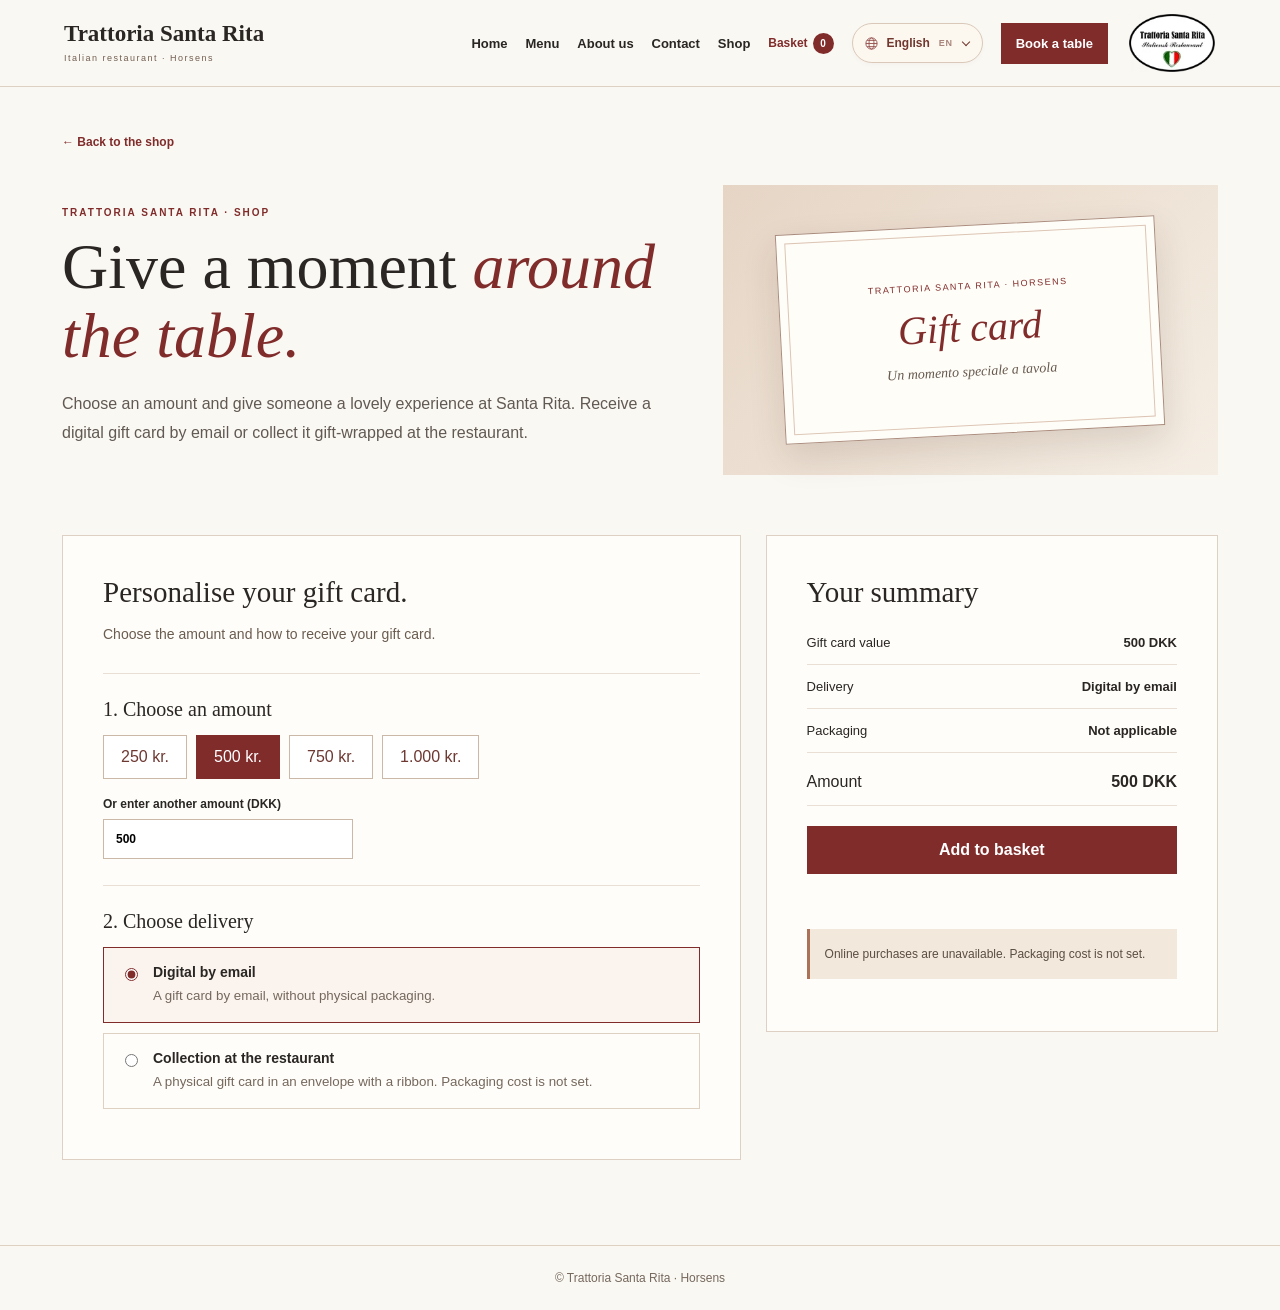
<file: buoni-regalo.html>
<!doctype html><html lang="da"><head>
<title>Gavekort under forberedelse | Trattoria Santa Rita</title>
<!-- SEO: generated by scripts/build-seo.py -->
<meta name="description" content="Gavekort hos Trattoria Santa Rita er endnu ikke til salg online. Se forhåndsvisningen og kontakt restauranten.">
<meta name="robots" content="noindex,follow">
<link rel="canonical" href="https://trattoriasantarita.dk/buoni-regalo.html">
<link rel="icon" href="/immagini/favicon.png" type="image/png">
<meta property="og:type" content="website">
<meta property="og:url" content="https://trattoriasantarita.dk/buoni-regalo.html">
<meta property="og:site_name" content="Trattoria Santa Rita">
<meta property="og:locale" content="da_DK">
<meta property="og:title" content="Gavekort under forberedelse | Trattoria Santa Rita">
<meta property="og:description" content="Gavekort hos Trattoria Santa Rita er endnu ikke til salg online. Se forhåndsvisningen og kontakt restauranten.">
<meta property="og:image" content="https://trattoriasantarita.dk/immagini/santa-rita-og.jpg">
<meta property="og:image:width" content="1200">
<meta property="og:image:height" content="630">
<meta name="twitter:card" content="summary_large_image">
<meta name="twitter:title" content="Gavekort under forberedelse | Trattoria Santa Rita">
<meta name="twitter:description" content="Gavekort hos Trattoria Santa Rita er endnu ikke til salg online. Se forhåndsvisningen og kontakt restauranten.">
<meta name="twitter:image" content="https://trattoriasantarita.dk/immagini/santa-rita-og.jpg">
<!-- /SEO -->
<meta charset="utf-8"><meta name="viewport" content="width=device-width,initial-scale=1"><style>
*{box-sizing:border-box}body{margin:0;background:#faf8f3;color:#292623;font-family:Arial,sans-serif}a{color:inherit;text-decoration:none}button,input{font:inherit}a:focus-visible,button:focus-visible,input:focus-visible{outline:3px solid #b86c37;outline-offset:3px}.banner{padding:9px;text-align:center;background:#352b29;color:white;font-size:10px;letter-spacing:1px}.head{min-height:80px;display:flex;align-items:center;justify-content:space-between;gap:20px;padding:14px clamp(20px,5vw,70px);border-bottom:1px solid #dfd1c2}.brand strong{font:bold 23px Georgia;display:block}.brand small{font-size:9px;letter-spacing:1.5px;color:#725e51}.nav{display:flex;gap:22px;align-items:center;font-size:13px;font-weight:700}.lang{border:0;color:#802c2b;background:none;font-weight:700;cursor:pointer}.main{max-width:1200px;margin:auto;padding:45px 22px 85px}.back{font-size:12px;font-weight:700;color:#802c2b}.hero{display:grid;grid-template-columns:1.1fr .9fr;gap:55px;align-items:center;margin:35px 0 60px}.kicker{font-weight:700;font-size:10px;letter-spacing:2px;color:#802c2b}.hero h1{font:500 clamp(42px,5vw,65px)/1.08 Georgia;margin:14px 0 20px}.hero h1 em{color:#802c2b;font-weight:400}.hero p:not(.kicker){line-height:1.8;color:#615952}.visual{min-height:290px;display:grid;place-items:center;background:linear-gradient(135deg,#e6d5c5,#f5eee4);padding:28px}.voucher{background:#fffdf8;border:1px solid #aa8c7d;outline:1px solid #dcc5b4;outline-offset:-10px;box-shadow:0 14px 35px #42231a22;transform:rotate(-3deg);width:min(100%,380px);height:210px;display:flex;flex-direction:column;align-items:center;justify-content:center;gap:13px;color:#802c2b;text-align:center}.voucher small{font-size:9px;letter-spacing:1.5px}.voucher strong{font:italic 40px Georgia}.voucher span{font:italic 14px Georgia;color:#66594e}.layout{display:grid;grid-template-columns:1.2fr .8fr;gap:25px;align-items:start}.panel,.summary{background:#fffdf9;border:1px solid #ded0c2;padding:clamp(22px,4vw,40px)}.panel h2,.summary h2{font:500 29px Georgia;margin:0 0 12px}.sub{line-height:1.7;color:#6a5c50;font-size:14px}.step{border-top:1px solid #eadfd4;margin-top:26px;padding-top:24px}.step h3{font:500 20px Georgia;margin:0 0 14px}.amounts{display:flex;gap:9px;flex-wrap:wrap}.amounts button{border:1px solid #cbb8a7;background:#fff;padding:12px 17px;cursor:pointer;color:#6d3832}.amounts button[aria-pressed=true]{background:#802c2b;color:#fff;border-color:#802c2b}.custom{display:grid;gap:8px;font-size:12px;font-weight:700;margin-top:18px}.custom input{width:min(100%,250px);padding:12px;border:1px solid #cbb8a7}.option{display:flex;align-items:start;gap:12px;border:1px solid #dfd1c2;padding:16px;margin:10px 0;cursor:pointer}.option:has(input:checked){border-color:#802c2b;background:#fbf4ee}.option input{accent-color:#802c2b;margin-top:4px}.option strong{display:block;font-size:14px}.option small{display:block;margin-top:6px;color:#75685d;line-height:1.5}.row{display:flex;justify-content:space-between;gap:12px;padding:14px 0;border-bottom:1px solid #eadfd4;font-size:13px}.row strong{text-align:right}.total{font-size:16px;margin-top:6px}.warning{background:#f2e8dc;border-left:3px solid #ac7257;color:#5b4d42;font-size:12px;line-height:1.7;padding:15px;margin-top:22px}.footer{border-top:1px solid #dfd1c2;padding:25px;text-align:center;font-size:12px;color:#75685d}@media(max-width:760px){.head{min-height:66px}.brand strong{font-size:18px}.brand small{font-size:8px}.nav{gap:12px}.hero,.layout{grid-template-columns:1fr;gap:22px}.hero{margin:24px 0 35px}.visual{min-height:230px}.voucher{height:180px}.main{padding-top:30px}}

.cart-nav{display:inline-flex;align-items:center;gap:5px;color:#802c2b!important;font:700 12px Arial,sans-serif;white-space:nowrap}.cart-nav [data-cart-count]{display:inline-grid;place-items:center;border-radius:50%;min-width:21px;height:21px;background:#802c2b;color:#fff;font-size:10px}.cart-action{width:100%;min-height:48px;margin-top:20px;border:1px solid #802c2b;background:#802c2b;color:white;padding:12px;cursor:pointer;font-weight:700}.cart-action:hover{background:#63211f}.cart-feedback{font:13px/1.5 Arial,sans-serif;color:#6f352d;min-height:20px}.cart-feedback a{text-decoration:underline}.cart-action:focus-visible,.cart-nav:focus-visible{outline:3px solid #b86c37;outline-offset:3px}@media(max-width:600px){.cart-nav{font-size:11px}.nav{gap:9px!important}.cart-action{min-height:48px}}
.head,.header{position:sticky;top:0;z-index:20;background:#faf8f3}.brand{margin-right:auto}.nav{gap:clamp(8px,1.4vw,20px)!important}.nav-reserve{background:#802c2b;color:white!important;padding:13px 15px;white-space:nowrap}.nav-logo{width:88px;height:58px;object-fit:contain}.nav-toggle{display:none}@media(max-width:850px){.nav-toggle{display:block;border:1px solid #cbb8a7;background:white;width:42px;height:42px;flex:none}.nav-logo{width:64px;height:46px;flex:none}.nav{display:none!important;position:absolute;top:100%;left:0;right:0;background:#faf8f3;padding:15px 22px 22px;flex-direction:column;align-items:stretch;gap:0!important;box-shadow:0 12px 25px #0002}.nav.open{display:flex!important}.nav a,.nav .lang{padding:13px 0;border-bottom:1px solid #e7dbd0;text-align:left}.nav .nav-reserve{margin-top:12px;text-align:center;padding:13px;color:white}.brand strong{font-size:18px!important}.brand small{font-size:8px!important}}@media(min-width:851px) and (max-width:1100px){.head,.header{padding-left:16px!important;padding-right:16px!important;gap:10px!important}.brand strong{font-size:19px!important;letter-spacing:-.5px}.brand small{font-size:8px!important;letter-spacing:1px}.nav{gap:10px!important;font-size:11px!important}.nav-logo,.logo{width:68px!important;height:50px!important}.nav-reserve,.book{padding:11px!important;font-size:11px!important;white-space:nowrap}.cart-nav{font-size:11px!important}}select[data-language-select]{border:1px solid #d7c5b4;border-radius:3px;background:#fffdf8;color:#802c2b;padding:8px 5px;font:700 11px Arial;cursor:pointer;max-width:100%;min-height:36px}select[data-language-select]:focus-visible{outline:3px solid #b86c37;outline-offset:3px}@media(max-width:850px){.nav select[data-language-select],.nav-links select[data-language-select]{margin:9px 0;min-height:44px;width:100%;text-align:left}}</style><link rel="stylesheet" href="lingua.css"><script src="lingua.js"></script><script src="inglese.js"></script>
<script src="seo-metadata.js" defer></script>
</head><body><header class="head"><a class="brand" href="index.html"><strong>Trattoria Santa Rita</strong><small data-site-text="restaurantSubtitle">ITALIENSK RESTAURANT · HORSENS</small></a><nav class="nav" id="globalNav"><a href="index.html" data-nav="home">Home</a><a href="menu.html" data-nav="menu">Menukort</a><a href="index.html#about" data-nav="about">Om os</a><a href="index.html#contact" data-nav="contact">Kontakt</a><a href="shop.html">Shop</a><a class="cart-nav" href="carrello.html"><span data-cart-label>Kurv</span> <span data-cart-count>0</span></a><span class="sr-language-picker"><svg viewBox="0 0 24 24" fill="none" stroke="currentColor" stroke-width="1.5" aria-hidden="true"><circle cx="12" cy="12" r="9"/><ellipse cx="12" cy="12" rx="4" ry="9"/><path d="M3 12h18M5 7h14M5 17h14"/></svg><select class="lang" id="language" data-language-select aria-label="Website language"><option value="da">Dansk</option><option value="it">Italiano</option><option value="en">English</option></select></span><a class="nav-reserve" data-booking-link href="https://book.trattoriasantarita.dk/book?lang=da" data-nav="book">Book bord</a></nav><img class="nav-logo" src="immagini/9b07783906be0abd-256.webp" alt="Trattoria Santa Rita" width="700" height="467" srcset="immagini/9b07783906be0abd-128.webp 128w, immagini/9b07783906be0abd-256.webp 256w" sizes="108px"><button class="nav-toggle sr-menu-toggle" id="navToggle" aria-label="Åbn menu" aria-controls="globalNav" aria-expanded="false" type="button"><span></span><span></span><span></span></button></header><main class="main"><a class="back" href="shop.html" data-k="back">← Tilbage til shoppen</a><section class="hero"><div><p class="kicker">TRATTORIA SANTA RITA · SHOP</p><h1 data-k="title">Giv en oplevelse <em>ved bordet.</em></h1><p data-k="intro">Vælg beløbet og giv en god stund hos Santa Rita. Modtag gavekortet digitalt eller afhent det indpakket i restauranten.</p></div><div class="visual"><div class="voucher"><small>TRATTORIA SANTA RITA · HORSENS</small><strong data-k="voucher">Gavekort</strong><span>Un momento speciale a tavola</span></div></div></section><div class="layout"><section class="panel"><h2 data-k="customize">Tilpas gavekortet.</h2><p class="sub" data-k="customizeDesc">Vælg beløb og den måde, gavekortet skal modtages på.</p><div class="step"><h3 data-k="amountTitle">1. Vælg beløb</h3><div class="amounts"><button type="button" data-amount="250" aria-pressed="false">250 kr.</button><button type="button" data-amount="500" aria-pressed="true">500 kr.</button><button type="button" data-amount="750" aria-pressed="false">750 kr.</button><button type="button" data-amount="1000" aria-pressed="false">1.000 kr.</button></div><label class="custom"><span data-k="customAmount">Eller indtast et andet beløb (DKK)</span><input type="number" id="amount" min="1" step="1" value="500" inputmode="numeric"></label></div><div class="step"><h3 data-k="deliveryTitle">2. Vælg levering</h3><label class="option"><input type="radio" name="delivery" value="email" checked><span><strong data-k="digital">Digitalt via e-mail</strong><small data-k="digitalDesc">Et gavekort sendt via e-mail, uden fysisk indpakning.</small></span></label><label class="option"><input type="radio" name="delivery" value="pickup"><span><strong data-k="pickup">Afhentning i restauranten</strong><small data-k="pickupDesc">Et fysisk gavekort i kuvert med bånd. Eventuel pris for indpakning afklares.</small></span></label></div></section><aside class="summary"><h2 data-k="summary">Din oversigt</h2><div class="row"><span data-k="value">Gavekortets værdi</span><strong id="amountTotal">500 DKK</strong></div><div class="row"><span data-k="delivery">Levering</span><strong id="deliveryTotal">Digitalt via e-mail</strong></div><div class="row"><span data-k="packaging">Indpakning</span><strong id="packageTotal">Ikke relevant</strong></div><div class="row total"><span data-k="total">Beløb</span><strong id="total">500 DKK</strong></div><button type="button" id="addGift" class="cart-action">Læg i kurv</button><p class="cart-feedback" id="giftFeedback" aria-live="polite"></p><p class="warning" data-k="warning">Onlinekøb er ikke tilgængeligt. Prisen for indpakning er ikke fastlagt.</p></aside></div></main><footer class="footer">© Trattoria Santa Rita · Horsens</footer><script>
const t={da:{banner:'FORHÅNDSVISNING · GAVEKORT KAN IKKE KØBES ENDNU',contact:'Kontakt',back:'← Tilbage til shoppen',title:'Giv en oplevelse <em>ved bordet.</em>',intro:'Vælg beløbet og giv en god stund hos Santa Rita. Modtag gavekortet digitalt eller afhent det indpakket i restauranten.',voucher:'Gavekort',example:'ILLUSTRATION',customize:'Tilpas gavekortet.',customizeDesc:'Vælg beløb og den måde, gavekortet skal modtages på.',amountTitle:'1. Vælg beløb',customAmount:'Eller indtast et andet beløb (DKK)',deliveryTitle:'2. Vælg levering',digital:'Digitalt via e-mail',digitalDesc:'Et gavekort sendt via e-mail, uden fysisk indpakning.',pickup:'Afhentning i restauranten',pickupDesc:'Et fysisk gavekort i kuvert med bånd. Eventuel pris for indpakning afklares.',summary:'Din oversigt',value:'Gavekortets værdi',delivery:'Levering',packaging:'Indpakning',total:'Beløb',warning:'Onlinekøb er ikke tilgængeligt. Prisen for indpakning er ikke fastlagt.',notApplicable:'Ikke relevant',toDecide:'Afklares',missing:'Indtast et beløb',plus:' + indpakning afklares'},it:{banner:'ANTEPRIMA · I BUONI NON SONO ANCORA ACQUISTABILI',contact:'Contatti',back:'← Torna allo shop',title:'Regala un momento <em>a tavola.</em>',intro:'Scegli l’importo e regala una bella esperienza da Santa Rita. Ricevi il buono via email oppure ritiralo confezionato al ristorante.',voucher:'Buono regalo',example:'ILLUSTRAZIONE',customize:'Personalizza il buono.',customizeDesc:'Scegli l’importo e come ricevere il buono.',amountTitle:'1. Scegli l’importo',customAmount:'Oppure inserisci un altro importo (DKK)',deliveryTitle:'2. Scegli la consegna',digital:'Digitale via email',digitalDesc:'Un buono inviato per email, senza confezione fisica.',pickup:'Ritiro al ristorante',pickupDesc:'Un buono cartaceo in busta con fiocco. L’eventuale costo della confezione è da definire.',summary:'Il tuo riepilogo',value:'Valore del buono',delivery:'Consegna',packaging:'Confezione',total:'Importo',warning:'Acquisto online non disponibile. Il costo della confezione non è definito.',notApplicable:'Non prevista',toDecide:'Da definire',missing:'Inserisci un importo',plus:' + confezione da definire'}};t.en=SantaEnglish.gift;let lang=SantaLanguage.get();const amount=document.getElementById('amount');function update(){const tr=t[lang],n=Number(amount.value),valid=Number.isFinite(n)&&n>0,physical=document.querySelector('input[name=delivery]:checked').value==='pickup',money=valid?new Intl.NumberFormat(lang==='en'?'en-GB':lang==='en'?'en-GB':lang==='da'?'da-DK':'it-IT',{maximumFractionDigits:2}).format(n)+' DKK':tr.missing;document.getElementById('amountTotal').textContent=money;document.getElementById('total').textContent=money+(valid&&physical?tr.plus:'');document.getElementById('deliveryTotal').textContent=physical?tr.pickup:tr.digital;document.getElementById('packageTotal').textContent=physical?tr.toDecide:tr.notApplicable;document.querySelectorAll('[data-amount]').forEach(b=>b.setAttribute('aria-pressed',String(valid&&Number(b.dataset.amount)===n)))}function localize(){document.documentElement.lang=SantaLanguage.set(lang);document.querySelectorAll('[data-k]').forEach(e=>{e.innerHTML=t[lang][e.dataset.k]});document.getElementById('language').value=lang;update()}document.querySelectorAll('[data-amount]').forEach(b=>b.addEventListener('click',()=>{amount.value=b.dataset.amount;update()}));amount.addEventListener('input',update);document.querySelectorAll('input[name=delivery]').forEach(r=>r.addEventListener('change',update));document.getElementById('language').addEventListener('change',()=>{lang=SantaLanguage.choose(document.getElementById('language').value);localize()});localize();
</script><script src="carrello.js"></script><script>
function giftButton(){document.getElementById('addGift').textContent=document.documentElement.lang==='en'?'Add to basket':document.documentElement.lang==='it'?'Aggiungi al carrello':'Læg i kurv'}document.getElementById('language').addEventListener('change',giftButton);giftButton();document.getElementById('addGift').addEventListener('click',()=>{let amount=Number(document.getElementById('amount').value),it=document.documentElement.lang==='it';if(!Number.isFinite(amount)||amount<=0||amount>100000){document.getElementById('giftFeedback').textContent=document.documentElement.lang==='en'?'Enter a valid amount.':it?'Inserisci un importo valido.':'Indtast et gyldigt beløb.';return}let delivery=document.querySelector('input[name=delivery]:checked').value;let ok=SantaCart.add({type:'gift',amount,delivery});document.getElementById('giftFeedback').innerHTML=ok?(document.documentElement.lang==='en'?'Added. <a href="carrello.html">View basket →</a>':it?'Aggiunto. <a href="carrello.html">Apri il carrello →</a>':'Tilføjet. <a href="carrello.html">Se kurven →</a>'):(document.documentElement.lang==='en'?'The basket could not be saved in this browser.':it?'Impossibile salvare il carrello nel browser.':'Kurven kunne ikke gemmes i browseren.')});</script>
<script>(function(){let n=document.getElementById('globalNav'),b=document.getElementById('navToggle');b.addEventListener('click',()=>{let open=n.classList.toggle('open');b.setAttribute('aria-expanded',String(open))});function translateNav(){let it=document.documentElement.lang==='it',v=document.documentElement.lang==='en'?SantaEnglish.nav:it?{home:'Home',menu:'Menu',about:'Chi siamo',contact:'Contatti',book:'Prenota un tavolo'}:{home:'Home',menu:'Menukort',about:'Om os',contact:'Kontakt',book:'Book bord'};document.querySelectorAll('[data-nav]').forEach(e=>e.textContent=v[e.dataset.nav]);b.setAttribute('aria-label',document.documentElement.lang==='en'?'Open menu':it?'Apri menu':'Åbn menu')}new MutationObserver(translateNav).observe(document.documentElement,{attributes:true,attributeFilter:['lang']});translateNav()})();</script><script src="prenotazione.js"></script>
</body></html>
</file>
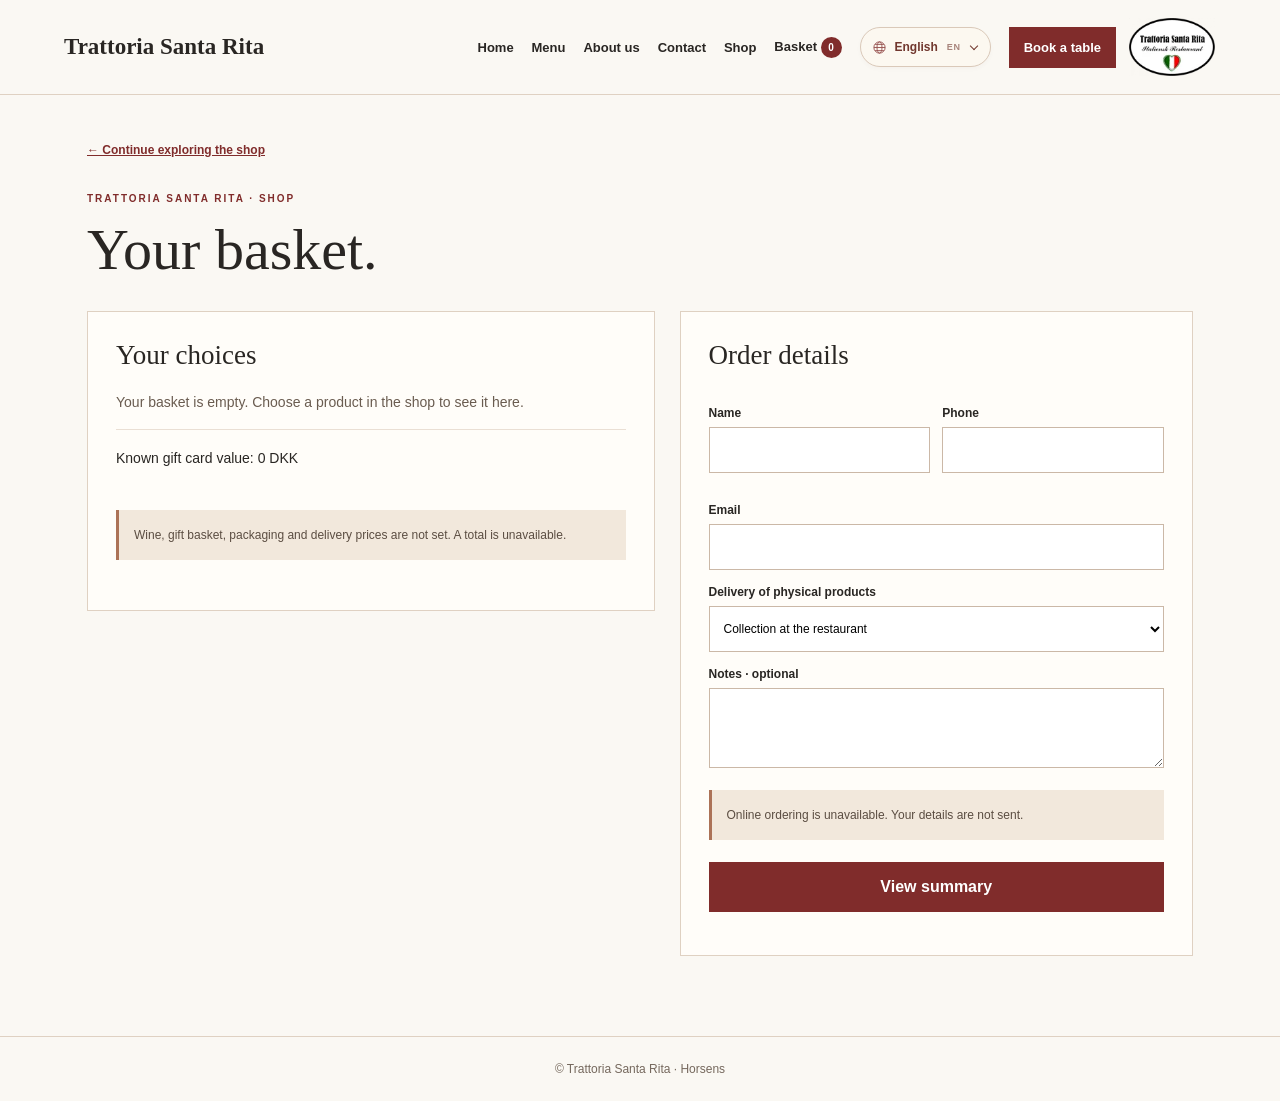
<file: carrello.html>
<!doctype html><html lang="da"><head>
<title>Kurv uden onlinebestilling | Trattoria Santa Rita</title>
<!-- SEO: generated by scripts/build-seo.py -->
<meta name="description" content="Se din kurv i Trattoria Santa Ritas shopforhåndsvisning. Ingen ordre eller betaling sendes.">
<meta name="robots" content="noindex,follow">
<link rel="canonical" href="https://trattoriasantarita.dk/carrello.html">
<link rel="icon" href="/immagini/favicon.png" type="image/png">
<meta property="og:type" content="website">
<meta property="og:url" content="https://trattoriasantarita.dk/carrello.html">
<meta property="og:site_name" content="Trattoria Santa Rita">
<meta property="og:locale" content="da_DK">
<meta property="og:title" content="Kurv uden onlinebestilling | Trattoria Santa Rita">
<meta property="og:description" content="Se din kurv i Trattoria Santa Ritas shopforhåndsvisning. Ingen ordre eller betaling sendes.">
<meta property="og:image" content="https://trattoriasantarita.dk/immagini/santa-rita-og.jpg">
<meta property="og:image:width" content="1200">
<meta property="og:image:height" content="630">
<meta name="twitter:card" content="summary_large_image">
<meta name="twitter:title" content="Kurv uden onlinebestilling | Trattoria Santa Rita">
<meta name="twitter:description" content="Se din kurv i Trattoria Santa Ritas shopforhåndsvisning. Ingen ordre eller betaling sendes.">
<meta name="twitter:image" content="https://trattoriasantarita.dk/immagini/santa-rita-og.jpg">
<!-- /SEO -->
<meta charset="utf-8"><meta name="viewport" content="width=device-width,initial-scale=1"><style>
*{box-sizing:border-box}body{margin:0;background:#faf8f3;color:#292623;font-family:Arial,sans-serif}a{color:inherit}button,input,select,textarea{font:inherit}button{cursor:pointer}a:focus-visible,button:focus-visible,input:focus-visible,select:focus-visible{outline:3px solid #b86c37;outline-offset:3px}.banner{background:#352b29;color:white;padding:10px;text-align:center;font-size:10px;letter-spacing:1px}.header{display:flex;align-items:center;justify-content:space-between;gap:12px;padding:18px clamp(20px,5vw,70px);border-bottom:1px solid #dfd1c2}.brand{font:bold 23px Georgia;text-decoration:none}.nav{display:flex;align-items:center;gap:20px;font-size:13px;font-weight:bold}.nav a{text-decoration:none}.lang{border:0;background:none;color:#802c2b;font-weight:bold}.main{max-width:1150px;padding:45px 22px 80px;margin:auto}.back{color:#802c2b;font-size:12px;font-weight:700}.kicker{font-size:10px;font-weight:bold;letter-spacing:2px;color:#802c2b;margin-top:35px}.main h1{font:500 clamp(40px,5vw,58px) Georgia;margin:12px 0 28px}.layout{display:grid;grid-template-columns:1.05fr .95fr;gap:25px;align-items:start}.panel{background:#fffdf9;border:1px solid #dfd1c2;padding:28px}.panel h2{font:500 27px Georgia;margin:0 0 20px}.item{padding:18px 0;border-bottom:1px solid #eadfd4}.item:first-child{padding-top:0}.item-top{display:flex;justify-content:space-between;gap:10px}.item strong{font:500 21px Georgia}.details{color:#6a5c50;font-size:13px;line-height:1.65;white-space:pre-wrap;overflow-wrap:anywhere}.controls{display:flex;align-items:center;gap:14px}.controls label{font-size:12px}.controls input{width:62px;padding:8px;border:1px solid #cbb8a7}.remove{border:0;background:none;color:#802c2b;text-decoration:underline;font-size:12px}.empty{font-size:14px;color:#6a5c50;line-height:1.7}.field{display:grid;gap:7px;margin:15px 0;font-size:12px;font-weight:bold}.field input,.field select,.field textarea{width:100%;min-height:46px;padding:10px;border:1px solid #cbb8a7;background:white;font-weight:normal}.field textarea{height:80px;resize:vertical}.fields-two{display:grid;grid-template-columns:1fr 1fr;gap:12px}.notice{background:#f2e8dc;border-left:3px solid #ac7257;color:#5b4d42;font-size:12px;line-height:1.7;padding:15px;margin:22px 0}.total{padding:17px 0;border-top:1px solid #eadfd4;font-size:14px;line-height:1.7}.btn{display:block;width:100%;border:1px solid #802c2b;background:#802c2b;color:white;padding:15px;font-weight:bold}.result{margin-top:15px;white-space:pre-wrap;overflow-wrap:anywhere;font-size:13px;line-height:1.7}.hidden{display:none}.footer{text-align:center;border-top:1px solid #dfd1c2;padding:25px;color:#75685d;font-size:12px}@media(max-width:760px){.brand{font-size:18px}.nav{gap:12px}.layout,.fields-two{grid-template-columns:1fr}.main{padding:30px 18px 60px}.panel{padding:20px}.item-top{flex-direction:column}.controls{justify-content:space-between}}
.header{position:sticky;top:0;z-index:20;background:#faf8f3}.brand{margin-right:auto;white-space:nowrap}.nav{gap:clamp(8px,1.4vw,20px)}.nav a{white-space:nowrap}.nav .reserve{background:#802c2b;color:white;padding:13px 15px}.cart-link span:last-child{display:inline-grid;place-items:center;min-width:21px;height:21px;border-radius:50%;background:#802c2b;color:white;font-size:10px}.cart-logo{width:88px;height:58px;object-fit:contain}.nav-toggle{display:none}@media(min-width:851px) and (max-width:1100px){.header{padding-left:16px;padding-right:16px;gap:10px}.brand{font-size:19px;letter-spacing:-.5px}.nav{gap:10px;font-size:11px}.cart-logo{width:68px;height:50px}.nav .reserve{padding:11px;font-size:11px}}@media(max-width:850px){.header{padding:8px 16px;min-height:66px}.brand{font-size:18px}.cart-logo{width:64px;height:46px}.nav-toggle{display:block;width:42px;height:42px;border:1px solid #cbb8a7;background:white;flex:none}.nav{display:none;position:absolute;top:100%;left:0;right:0;padding:15px 22px 22px;background:#faf8f3;flex-direction:column;align-items:stretch;gap:0;box-shadow:0 12px 25px #0002}.nav.open{display:flex}.nav a,.nav .lang{padding:13px 0;border-bottom:1px solid #e7dbd0;text-align:left}.nav .reserve{margin-top:12px;text-align:center;padding:13px;color:white}}select[data-language-select]{border:1px solid #d7c5b4;border-radius:3px;background:#fffdf8;color:#802c2b;padding:8px 5px;font:700 11px Arial;cursor:pointer;max-width:100%;min-height:36px}select[data-language-select]:focus-visible{outline:3px solid #b86c37;outline-offset:3px}@media(max-width:850px){.nav select[data-language-select],.nav-links select[data-language-select]{margin:9px 0;min-height:44px;width:100%;text-align:left}}</style><link rel="stylesheet" href="lingua.css"><script src="lingua.js"></script><script src="inglese.js"></script>
<script src="seo-metadata.js" defer></script>
</head><body><header class="header"><a class="brand" href="index.html">Trattoria Santa Rita</a><nav class="nav" id="cartNav"><a href="index.html" data-nav="home">Home</a><a href="menu.html" data-nav="menu">Menukort</a><a href="index.html#about" data-nav="about">Om os</a><a href="index.html#contact" data-nav="contact">Kontakt</a><a href="shop.html">Shop</a><a class="cart-link" href="carrello.html"><span data-nav="cart">Kurv</span> <span data-cart-count>0</span></a><span class="sr-language-picker"><svg viewBox="0 0 24 24" fill="none" stroke="currentColor" stroke-width="1.5" aria-hidden="true"><circle cx="12" cy="12" r="9"/><ellipse cx="12" cy="12" rx="4" ry="9"/><path d="M3 12h18M5 7h14M5 17h14"/></svg><select class="lang" id="lang" data-language-select aria-label="Website language"><option value="da">Dansk</option><option value="it">Italiano</option><option value="en">English</option></select></span><a class="reserve" data-booking-link href="https://book.trattoriasantarita.dk/book?lang=da" data-nav="book">Book bord</a></nav><img class="cart-logo" src="immagini/9b07783906be0abd-256.webp" alt="Trattoria Santa Rita" width="700" height="467" srcset="immagini/9b07783906be0abd-128.webp 128w, immagini/9b07783906be0abd-256.webp 256w" sizes="108px"><button id="cartNavToggle" class="nav-toggle sr-menu-toggle" type="button" aria-controls="cartNav" aria-expanded="false" aria-label="Åbn menu"><span></span><span></span><span></span></button></header><main class="main"><a class="back" href="shop.html" data-k="back">← Fortsæt med at se shoppen</a><p class="kicker">TRATTORIA SANTA RITA · SHOP</p><h1 data-k="title">Din kurv.</h1><div class="layout"><section class="panel"><h2 data-k="items">Dine valg</h2><div id="items"></div><div class="total" id="total"></div><div class="notice" data-k="unknown">Vine, kurve, emballage og levering har endnu ingen fast pris. Derfor vises intet samlet beløb.</div></section><section class="panel"><h2 data-k="details">Oplysninger til bestilling</h2><form id="checkout"><div class="fields-two"><label class="field"><span data-k="name">Navn</span><input name="name" autocomplete="name" required maxlength="100"></label><label class="field"><span data-k="phone">Telefon</span><input name="phone" type="tel" autocomplete="tel" required maxlength="40"></label></div><label class="field"><span data-k="email">E-mail</span><input name="email" type="email" autocomplete="email" required maxlength="254"></label><label class="field"><span data-k="delivery">Modtagelse af fysiske varer</span><select name="delivery" id="delivery"><option value="pickup" data-k="pickup">Afhentning i restauranten</option><option value="shipping" data-k="shipping">Forsendelse i Danmark</option></select></label><div id="shippingFields" class="hidden"><label class="field"><span data-k="address">Adresse i Danmark</span><input name="address" id="address" autocomplete="street-address" maxlength="180"></label><div class="fields-two"><label class="field"><span data-k="postcode">Postnummer</span><input name="postcode" id="postcode" autocomplete="postal-code" inputmode="numeric" pattern="[0-9]{4}" maxlength="4"></label><label class="field"><span data-k="city">By</span><input name="city" id="city" autocomplete="address-level2" maxlength="100"></label></div></div><label class="field"><span data-k="notes">Bemærkning · valgfrit</span><textarea name="notes" maxlength="300"></textarea></label><div class="notice" data-k="notSent">Onlinebestilling er ikke tilgængelig. Oplysningerne sendes ikke.</div><button class="btn" type="submit" data-k="review">Se oversigt</button><div class="result" id="result" role="status"></div></form></section></div></main><footer class="footer">© Trattoria Santa Rita · Horsens</footer><script src="carrello.js"></script><script>
const t={da:{banner:'FORHÅNDSVISNING · INGEN ORDRE ELLER BETALING SENDES',back:'← Fortsæt med at se shoppen',title:'Din kurv.',items:'Dine valg',unknown:'Vine, kurve, emballage og levering har endnu ingen fast pris. Derfor vises intet samlet beløb.',details:'Oplysninger til bestilling',name:'Navn',phone:'Telefon',email:'E-mail',delivery:'Modtagelse af fysiske varer',pickup:'Afhentning i restauranten',shipping:'Forsendelse i Danmark',address:'Adresse i Danmark',postcode:'Postnummer',city:'By',notes:'Bemærkning · valgfrit',notSent:'Onlinebestilling er ikke tilgængelig. Oplysningerne sendes ikke.',review:'Se oversigt',empty:'Din kurv er tom. Vælg noget i shoppen for at se det her.',remove:'Fjern',quantity:'Antal',gift:'Gavekort',wine:'Vin',basket:'Gavekurv',small:'Lille',classic:'Klassisk',special:'Special',pasta:'Pasta og saucer',aperitivo:'Italiensk aperitivo',mixed:'Blandet udvalg',without:'Uden vin',with:'Med vin · udvælges senere',emailDelivery:'Digitalt via e-mail',one:'1 flaske',six:'Kasse med 6 flasker',priceUnknown:'Pris afklares',known:'Kendt værdi af gavekort',success:'Ingen ordre er sendt.',noItems:'Vælg først et produkt i shoppen.',message:'Hilsen'},it:{banner:'ANTEPRIMA · NESSUN ORDINE O PAGAMENTO VIENE INVIATO',back:'← Continua a esplorare lo shop',title:'Il tuo carrello.',items:'Le tue scelte',unknown:'I prezzi di vini, cesti, confezione e consegna non sono ancora definiti. Il totale non è disponibile.',details:'Dati per l’ordine',name:'Nome',phone:'Telefono',email:'Email',delivery:'Consegna dei prodotti fisici',pickup:'Ritiro al ristorante',shipping:'Spedizione in Danimarca',address:'Indirizzo in Danimarca',postcode:'Codice postale',city:'Città',notes:'Note · facoltative',notSent:'Ordini online non disponibili. I dati non vengono inviati.',review:'Visualizza riepilogo',empty:'Il carrello è vuoto. Scegli un prodotto nello shop per vederlo qui.',remove:'Rimuovi',quantity:'Quantità',gift:'Buono regalo',wine:'Vino',basket:'Cesto regalo',small:'Piccolo',classic:'Classico',special:'Speciale',pasta:'Pasta e sughi',aperitivo:'Aperitivo italiano',mixed:'Selezione mista',without:'Senza vino',with:'Con vino · da scegliere',emailDelivery:'Digitale via email',one:'1 bottiglia',six:'Cassa da 6 bottiglie',priceUnknown:'Prezzo da definire',known:'Valore noto dei buoni regalo',success:'Nessun ordine è stato inviato.',noItems:'Scegli prima un prodotto nello shop.',message:'Messaggio'}};t.en=SantaEnglish.cart;let lang=SantaLanguage.get();const items=document.getElementById('items');function text(tag,cls,value){const el=document.createElement(tag);if(cls)el.className=cls;el.textContent=value;return el}function render(){const tr=t[lang],cart=SantaCart.load();document.documentElement.lang=SantaLanguage.set(lang);document.querySelectorAll('[data-k]').forEach(e=>e.textContent=tr[e.dataset.k]);document.getElementById('lang').value=lang;items.replaceChildren();if(!cart.length)items.append(text('p','empty',tr.empty));let known=0;cart.forEach(item=>{let node=text('article','item',''),top=text('div','item-top',''),label='',desc='';if(item.type==='wine'){label=tr.wine+' · '+(lang==='it'?'vecchia anteprima':lang==='en'?'old preview':'tidligere forhåndsvisning');desc=(item.format==='6'?tr.six:tr.one)+' · '+(lang==='it'?'Non ordinabile':lang==='en'?'Unavailable to order':'Kan ikke bestilles')}else if(item.type==='gift'){label=tr.gift;let n=Number(item.amount);if(Number.isFinite(n))known+=n*(Number(item.qty)||1);desc=(Number.isFinite(n)?n+' DKK':tr.priceUnknown)+' · '+(item.delivery==='email'?tr.emailDelivery:tr.pickup)}else if(item.type==='basket'){label=tr.basket+' · '+(tr[item.size]||'');desc=[tr[item.style],tr[item.wine],tr[item.delivery],item.message?tr.message+': '+item.message:'',tr.priceUnknown].filter(Boolean).join(' · ')}else{return}top.append(text('strong','',label));let controls=text('div','controls',''),lab=text('label','',tr.quantity+' '),num=document.createElement('input');num.type='number';num.min='1';num.max='99';num.value=item.qty||1;num.setAttribute('aria-label',tr.quantity+' · '+label);num.addEventListener('change',()=>{SantaCart.quantity(item.id,num.value);render()});lab.append(num);let remove=text('button','remove',tr.remove);remove.type='button';remove.addEventListener('click',()=>{SantaCart.remove(item.id);render()});controls.append(lab,remove);top.append(controls);node.append(top,text('p','details',desc));items.append(node)});document.getElementById('total').textContent=tr.known+': '+known.toLocaleString(lang==='en'?'en-GB':lang==='en'?'en-GB':lang==='da'?'da-DK':'it-IT')+' DKK';shipping();}function shipping(){let yes=document.getElementById('delivery').value==='shipping';document.getElementById('shippingFields').classList.toggle('hidden',!yes);['address','postcode','city'].forEach(id=>document.getElementById(id).required=yes)}document.getElementById('delivery').addEventListener('change',shipping);document.getElementById('lang').addEventListener('change',()=>{lang=SantaLanguage.choose(document.getElementById('lang').value);render()});document.getElementById('checkout').addEventListener('submit',e=>{e.preventDefault();let tr=t[lang];document.getElementById('result').textContent=SantaCart.load().length?tr.success:tr.noItems});render();
</script><script>(function(){let n=document.getElementById('cartNav'),b=document.getElementById('cartNavToggle');b.addEventListener('click',()=>{let open=n.classList.toggle('open');b.setAttribute('aria-expanded',String(open))});function translate(){let it=document.documentElement.lang==='it',v=document.documentElement.lang==='en'?SantaEnglish.nav:it?{home:'Home',menu:'Menu',about:'Chi siamo',contact:'Contatti',cart:'Carrello',book:'Prenota un tavolo'}:{home:'Home',menu:'Menukort',about:'Om os',contact:'Kontakt',cart:'Kurv',book:'Book bord'};document.querySelectorAll('[data-nav]').forEach(e=>e.textContent=v[e.dataset.nav]);b.setAttribute('aria-label',document.documentElement.lang==='en'?'Open menu':it?'Apri menu':'Åbn menu')}new MutationObserver(translate).observe(document.documentElement,{attributes:true,attributeFilter:['lang']});translate()})();</script><script src="prenotazione.js"></script>
</body></html>
</file>
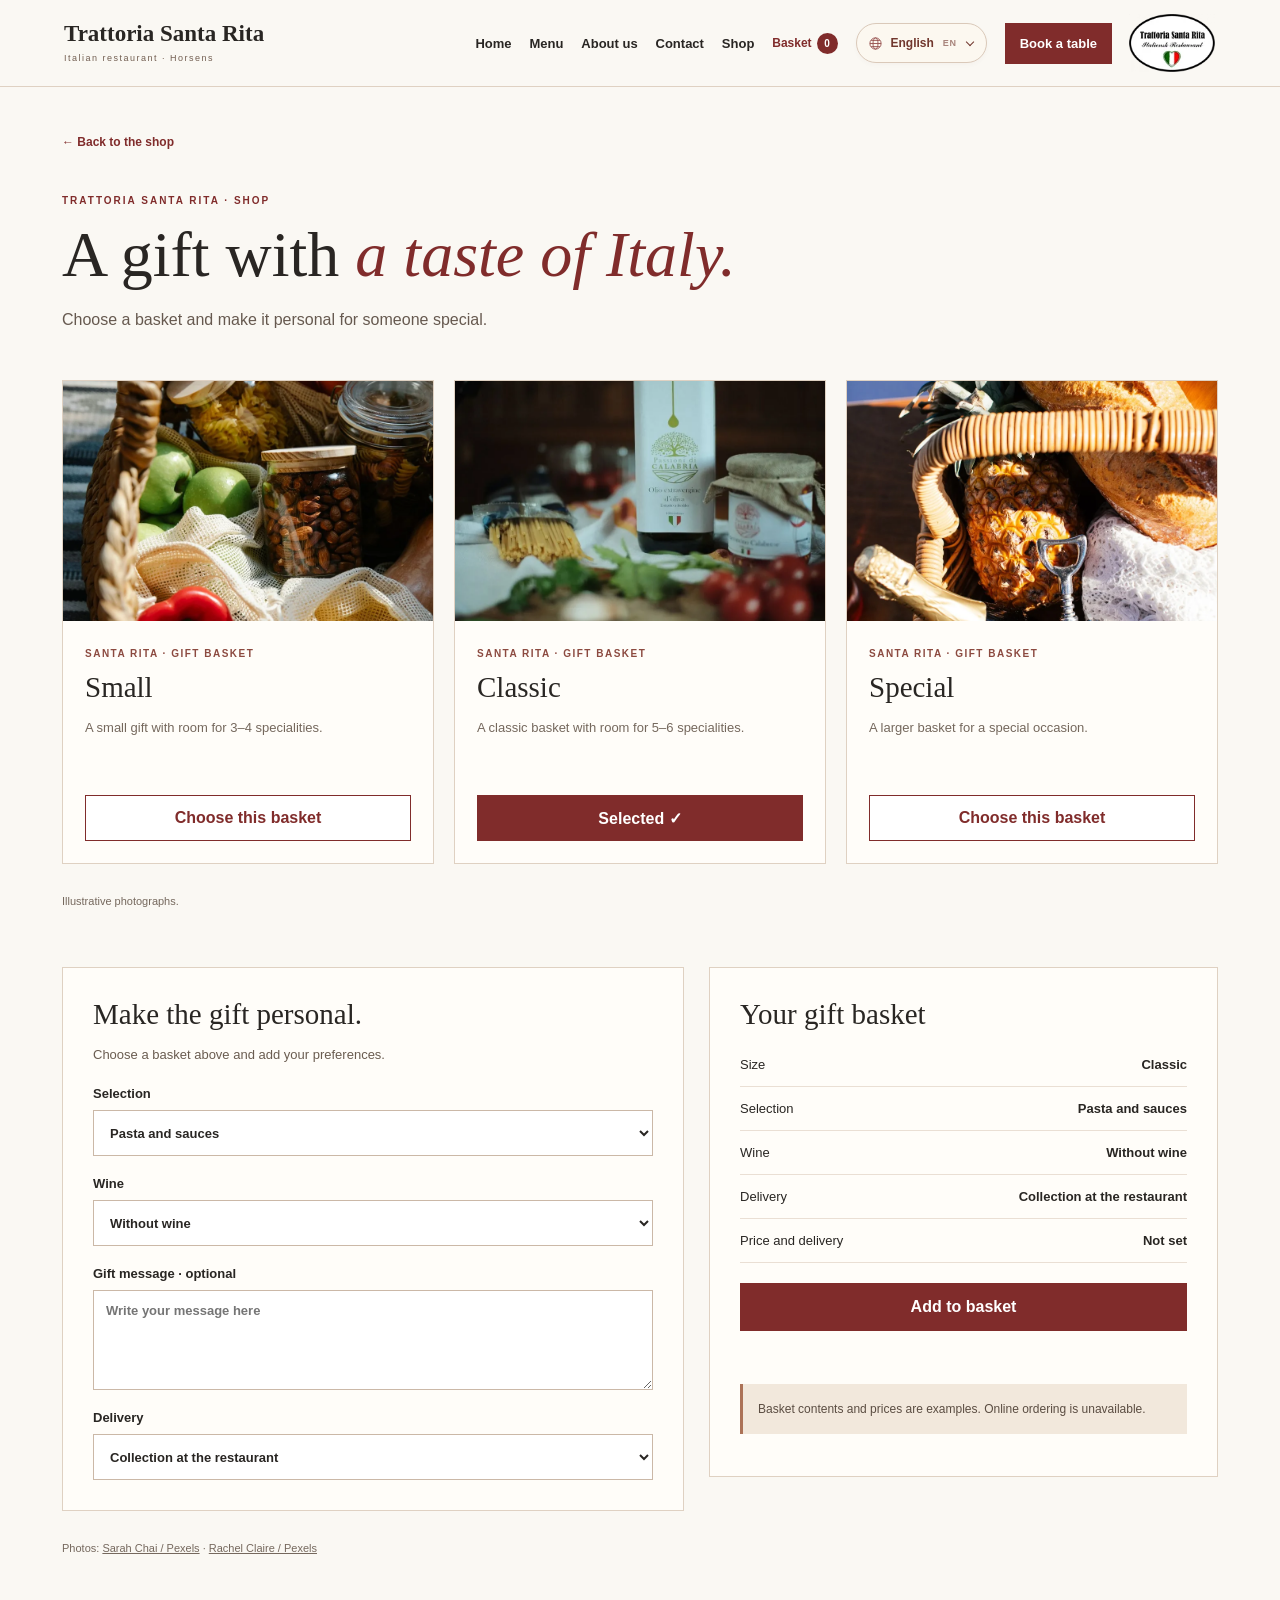
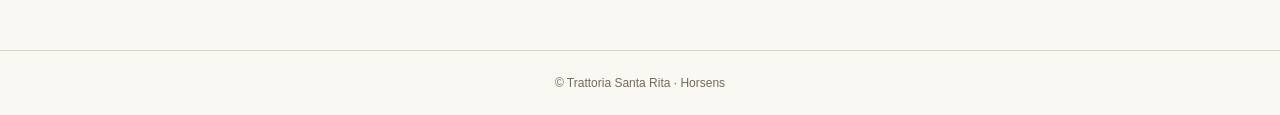
<file: cesti-regalo.html>
<!doctype html><html lang="da"><head>
<meta name="robots" content="noindex,nofollow">
<title>Gavekurve under forberedelse | Trattoria Santa Rita</title>
<!-- SEO: generated by scripts/build-seo.py -->
<meta name="description" content="Gavekurve hos Trattoria Santa Rita er endnu ikke til salg. Se forhåndsvisningen af mulige varianter.">

<link rel="canonical" href="https://matteodf3.github.io/santa-rita-website/cesti-regalo.html">
<link rel="icon" href="/santa-rita-website/immagini/favicon.png" type="image/png">
<meta property="og:type" content="website">
<meta property="og:url" content="https://matteodf3.github.io/santa-rita-website/cesti-regalo.html">
<meta property="og:site_name" content="Trattoria Santa Rita">
<meta property="og:locale" content="da_DK">
<meta property="og:title" content="Gavekurve under forberedelse | Trattoria Santa Rita">
<meta property="og:description" content="Gavekurve hos Trattoria Santa Rita er endnu ikke til salg. Se forhåndsvisningen af mulige varianter.">
<meta property="og:image" content="https://matteodf3.github.io/santa-rita-website/immagini/santa-rita-og.jpg">
<meta property="og:image:width" content="1200">
<meta property="og:image:height" content="630">
<meta name="twitter:card" content="summary_large_image">
<meta name="twitter:title" content="Gavekurve under forberedelse | Trattoria Santa Rita">
<meta name="twitter:description" content="Gavekurve hos Trattoria Santa Rita er endnu ikke til salg. Se forhåndsvisningen af mulige varianter.">
<meta name="twitter:image" content="https://matteodf3.github.io/santa-rita-website/immagini/santa-rita-og.jpg">
<!-- /SEO -->
<meta charset="utf-8"><meta name="viewport" content="width=device-width,initial-scale=1"><style>
*{box-sizing:border-box}body{margin:0;background:#faf8f3;color:#292623;font-family:Arial,sans-serif}a{color:inherit;text-decoration:none}button,select,textarea{font:inherit}a:focus-visible,button:focus-visible,select:focus-visible,textarea:focus-visible{outline:3px solid #b86c37;outline-offset:3px}.banner{background:#352b29;color:white;text-align:center;padding:9px;font-size:10px;letter-spacing:1px}.head{display:flex;justify-content:space-between;align-items:center;gap:16px;min-height:80px;padding:14px clamp(20px,5vw,70px);border-bottom:1px solid #dfd1c2}.brand strong{display:block;font:bold 23px Georgia}.brand small{font-size:9px;letter-spacing:1.5px;color:#725e51}.nav{display:flex;align-items:center;gap:22px;font-size:13px;font-weight:700}.lang{border:0;background:none;color:#802c2b;font-weight:700;cursor:pointer}.main{max-width:1200px;margin:auto;padding:45px 22px 80px}.back{font-size:12px;font-weight:700;color:#802c2b}.hero{max-width:760px;margin:45px 0}.kicker{font-size:10px;letter-spacing:2px;font-weight:700;color:#802c2b}.hero h1{font:500 clamp(43px,5vw,65px)/1.1 Georgia;margin:14px 0}.hero em{color:#802c2b}.hero p:not(.kicker){line-height:1.8;color:#66594f}.grid{display:grid;grid-template-columns:repeat(3,1fr);gap:20px}.card{position:relative;background:#fffdf9;border:1px solid #dfd1c2;transition:transform .2s,box-shadow .2s}.card:hover,.card:focus-within{transform:translateY(-5px);box-shadow:0 15px 32px #40251620}.card img{width:100%;height:240px;object-fit:cover;display:block}.body{padding:22px}.tag{font-size:10px;color:#8c4a40;letter-spacing:1.5px;font-weight:bold}.body h2{font:500 29px Georgia;margin:10px 0}.body p{font-size:13px;line-height:1.7;color:#75685d;min-height:65px}.choose{width:100%;min-height:46px;border:1px solid #802c2b;background:white;color:#802c2b;font-weight:700;cursor:pointer}.choose[aria-pressed=true]{background:#802c2b;color:white}.custom{display:grid;grid-template-columns:1.1fr .9fr;gap:25px;margin-top:55px;align-items:start}.panel,.summary{padding:30px;background:#fffdf9;border:1px solid #dfd1c2}.panel h2,.summary h2{font:500 29px Georgia;margin:0 0 12px}.panel p{color:#6a5c50;font-size:13px;line-height:1.7}.field{display:grid;gap:9px;margin-top:20px;font-size:13px;font-weight:700}.field select,.field textarea{border:1px solid #cbb8a7;background:white;padding:12px;min-height:46px;width:100%;color:#292623}.field textarea{min-height:100px;resize:vertical}.row{display:flex;justify-content:space-between;gap:12px;padding:14px 0;border-bottom:1px solid #eadfd4;font-size:13px}.row strong{text-align:right}.notice{margin-top:20px;background:#f2e8dc;border-left:3px solid #ac7257;padding:15px;font-size:12px;line-height:1.7;color:#5b4d42}.credits{font-size:11px;color:#75685d;line-height:1.8;margin-top:28px}.credits a{text-decoration:underline}.footer{border-top:1px solid #dfd1c2;padding:25px;text-align:center;font-size:12px;color:#75685d}@media(max-width:760px){.head{min-height:66px}.brand strong{font-size:18px}.brand small{font-size:8px}.nav{gap:12px}.main{padding-top:30px}.grid,.custom{grid-template-columns:1fr}.card img{height:220px}.body p{min-height:0}.hero{margin:32px 0}.panel,.summary{padding:22px}}@media(prefers-reduced-motion:reduce){.card{transition:none}.card:hover{transform:none}}

.cart-nav{display:inline-flex;align-items:center;gap:5px;color:#802c2b!important;font:700 12px Arial,sans-serif;white-space:nowrap}.cart-nav [data-cart-count]{display:inline-grid;place-items:center;border-radius:50%;min-width:21px;height:21px;background:#802c2b;color:#fff;font-size:10px}.cart-action{width:100%;min-height:48px;margin-top:20px;border:1px solid #802c2b;background:#802c2b;color:white;padding:12px;cursor:pointer;font-weight:700}.cart-action:hover{background:#63211f}.cart-feedback{font:13px/1.5 Arial,sans-serif;color:#6f352d;min-height:20px}.cart-feedback a{text-decoration:underline}.cart-action:focus-visible,.cart-nav:focus-visible{outline:3px solid #b86c37;outline-offset:3px}@media(max-width:600px){.cart-nav{font-size:11px}.nav{gap:9px!important}.cart-action{min-height:48px}}
.head,.header{position:sticky;top:0;z-index:20;background:#faf8f3}.brand{margin-right:auto}.nav{gap:clamp(8px,1.4vw,20px)!important}.nav-reserve{background:#802c2b;color:white!important;padding:13px 15px;white-space:nowrap}.nav-logo{width:88px;height:58px;object-fit:contain}.nav-toggle{display:none}@media(max-width:850px){.nav-toggle{display:block;border:1px solid #cbb8a7;background:white;width:42px;height:42px;flex:none}.nav-logo{width:64px;height:46px;flex:none}.nav{display:none!important;position:absolute;top:100%;left:0;right:0;background:#faf8f3;padding:15px 22px 22px;flex-direction:column;align-items:stretch;gap:0!important;box-shadow:0 12px 25px #0002}.nav.open{display:flex!important}.nav a,.nav .lang{padding:13px 0;border-bottom:1px solid #e7dbd0;text-align:left}.nav .nav-reserve{margin-top:12px;text-align:center;padding:13px;color:white}.brand strong{font-size:18px!important}.brand small{font-size:8px!important}}@media(min-width:851px) and (max-width:1100px){.head,.header{padding-left:16px!important;padding-right:16px!important;gap:10px!important}.brand strong{font-size:19px!important;letter-spacing:-.5px}.brand small{font-size:8px!important;letter-spacing:1px}.nav{gap:10px!important;font-size:11px!important}.nav-logo,.logo{width:68px!important;height:50px!important}.nav-reserve,.book{padding:11px!important;font-size:11px!important;white-space:nowrap}.cart-nav{font-size:11px!important}}select[data-language-select]{border:1px solid #d7c5b4;border-radius:3px;background:#fffdf8;color:#802c2b;padding:8px 5px;font:700 11px Arial;cursor:pointer;max-width:100%;min-height:36px}select[data-language-select]:focus-visible{outline:3px solid #b86c37;outline-offset:3px}@media(max-width:850px){.nav select[data-language-select],.nav-links select[data-language-select]{margin:9px 0;min-height:44px;width:100%;text-align:left}}</style><link rel="stylesheet" href="lingua.css"><script src="lingua.js"></script><script src="inglese.js"></script>
<script src="seo-metadata.js" defer></script>
</head><body><header class="head"><a class="brand" href="index.html"><strong>Trattoria Santa Rita</strong><small data-site-text="restaurantSubtitle">ITALIENSK RESTAURANT · HORSENS</small></a><nav class="nav" id="globalNav"><a href="index.html" data-nav="home">Home</a><a href="menu.html" data-nav="menu">Menukort</a><a href="index.html#about" data-nav="about">Om os</a><a href="index.html#contact" data-nav="contact">Kontakt</a><a href="shop.html">Shop</a><a class="cart-nav" href="carrello.html"><span data-cart-label>Kurv</span> <span data-cart-count>0</span></a><span class="sr-language-picker"><svg viewBox="0 0 24 24" fill="none" stroke="currentColor" stroke-width="1.5" aria-hidden="true"><circle cx="12" cy="12" r="9"/><ellipse cx="12" cy="12" rx="4" ry="9"/><path d="M3 12h18M5 7h14M5 17h14"/></svg><select class="lang" id="language" data-language-select aria-label="Website language"><option value="da">Dansk</option><option value="it">Italiano</option><option value="en">English</option></select></span><a class="nav-reserve" data-booking-link href="https://book.trattoriasantarita.dk/book?lang=da" data-nav="book">Book bord</a></nav><img class="nav-logo" src="immagini/9b07783906be0abd-256.webp" alt="Trattoria Santa Rita" width="700" height="467" srcset="immagini/9b07783906be0abd-128.webp 128w, immagini/9b07783906be0abd-256.webp 256w" sizes="108px"><button class="nav-toggle sr-menu-toggle" id="navToggle" aria-label="Åbn menu" aria-controls="globalNav" aria-expanded="false" type="button"><span></span><span></span><span></span></button></header><main class="main"><a class="back" href="shop.html" data-k="back">← Tilbage til shoppen</a><section class="hero"><p class="kicker">TRATTORIA SANTA RITA · SHOP</p><h1 data-k="title">En gave med <em>smag af Italien.</em></h1><p data-k="intro">Vælg en gavekurv og gør den personlig til en, du holder af.</p></section><section aria-label="Gavekurve"><div class="grid" id="cards"></div><p class="credits" data-k="photoNote">Illustrationsfotos.</p></section><div class="custom" id="customize"><section class="panel"><h2 data-k="customTitle">Gør gaven personlig.</h2><p data-k="customIntro">Vælg en kurv ovenfor og tilføj dine ønsker.</p><label class="field"><span data-k="style">Indholdets stil</span><select id="style"><option value="pasta" data-k="pasta">Pasta og saucer</option><option value="aperitivo" data-k="aperitivo">Italiensk aperitivo</option><option value="mixed" data-k="mixed">Blandet udvalg</option></select></label><label class="field"><span data-k="wine">Vin</span><select id="wine"><option value="without" data-k="without">Uden vin</option><option value="with" data-k="with">Tilføj vin · udvælges senere</option></select></label><label class="field"><span data-k="message">Hilsen på kortet · valgfrit</span><textarea id="message" maxlength="300" data-placeholder="placeholder" placeholder="Skriv din hilsen her"></textarea></label><label class="field"><span data-k="delivery">Levering</span><select id="delivery"><option value="pickup" data-k="pickup">Afhentning i restauranten</option><option value="shipping" data-k="shipping">Forsendelse i Danmark</option></select></label></section><aside class="summary" aria-live="polite"><h2 data-k="summary">Din gavekurv</h2><div class="row"><span data-k="size">Størrelse</span><strong id="summarySize"></strong></div><div class="row"><span data-k="style">Indholdets stil</span><strong id="summaryStyle"></strong></div><div class="row"><span data-k="wine">Vin</span><strong id="summaryWine"></strong></div><div class="row"><span data-k="delivery">Levering</span><strong id="summaryDelivery"></strong></div><div class="row"><span data-k="prices">Pris og levering</span><strong data-k="undecided">Afklares</strong></div><button type="button" id="addBasket" class="cart-action">Læg i kurv</button><p class="cart-feedback" id="basketFeedback" aria-live="polite"></p><p class="notice" data-k="notice">Kurvenes indhold og priser er eksempler. Onlinebestilling er ikke tilgængelig.</p></aside></div><p class="credits"><span data-site-text="photos">Fotos:</span> <a href="https://www.pexels.com/photo/wicker-basket-with-assorted-food-7262795/">Sarah Chai / Pexels</a> · <a href="https://www.pexels.com/photo/wicker-basket-with-food-and-wine-4846237/">Rachel Claire / Pexels</a></p></main><footer class="footer">© Trattoria Santa Rita · Horsens</footer><script>
const translations={da:{banner:'FORHÅNDSVISNING · BESTILLING OG BETALING ER IKKE AKTIVE',contact:'Kontakt',back:'← Tilbage til shoppen',title:'En gave med <em>smag af Italien.</em>',intro:'Vælg en gavekurv og gør den personlig til en, du holder af.',small:'Lille',classic:'Klassisk',special:'Special',smallDesc:'En lille gave med plads til 3–4 specialiteter.',classicDesc:'En klassisk kurv med plads til 5–6 specialiteter.',specialDesc:'En større gavekurv til en særlig anledning.',choose:'Vælg kurv',chosen:'Valgt ✓',photoNote:'Illustrationsfotos.',customTitle:'Gør gaven personlig.',customIntro:'Vælg en kurv ovenfor og tilføj dine ønsker.',style:'Indholdets stil',pasta:'Pasta og saucer',aperitivo:'Italiensk aperitivo',mixed:'Blandet udvalg',wine:'Vin',without:'Uden vin',with:'Tilføj vin · udvælges senere',message:'Hilsen på kortet · valgfrit',placeholder:'Skriv din hilsen her',delivery:'Levering',pickup:'Afhentning i restauranten',shipping:'Forsendelse i Danmark',summary:'Din gavekurv',size:'Størrelse',prices:'Pris og levering',undecided:'Afklares',notice:'Kurvenes indhold og priser er eksempler. Onlinebestilling er ikke tilgængelig.'},it:{banner:'ANTEPRIMA · ORDINI E PAGAMENTI NON SONO ATTIVI',contact:'Contatti',back:'← Torna allo shop',title:'Un regalo con <em>il gusto d’Italia.</em>',intro:'Scegli un cesto e rendilo personale per chi vuoi bene.',small:'Piccolo',classic:'Classico',special:'Speciale',smallDesc:'Un piccolo regalo con spazio per 3–4 specialità.',classicDesc:'Un cesto classico con spazio per 5–6 specialità.',specialDesc:'Un cesto più ricco per un’occasione speciale.',choose:'Scegli il cesto',chosen:'Selezionato ✓',photoNote:'Foto illustrative.',customTitle:'Personalizza il regalo.',customIntro:'Scegli un cesto qui sopra e aggiungi le tue preferenze.',style:'Stile del contenuto',pasta:'Pasta e sughi',aperitivo:'Aperitivo italiano',mixed:'Selezione mista',wine:'Vino',without:'Senza vino',with:'Aggiungi vino · da scegliere',message:'Messaggio sul biglietto · facoltativo',placeholder:'Scrivi qui il tuo messaggio',delivery:'Consegna',pickup:'Ritiro al ristorante',shipping:'Spedizione in Danimarca',summary:'Il tuo cesto',size:'Formato',prices:'Prezzo e consegna',undecided:'Da definire',notice:'Contenuti e prezzi dei cesti sono esempi. Ordini online non disponibili.'}};translations.en=SantaEnglish.basket;let lang=SantaLanguage.get(),size='classic';const pictures=[['small','immagini/cesto-pexels-7262795.webp','Cesto con alimenti, foto illustrativa'],['classic','immagini/cesto-italiano-pasta-olio.webp','Prodotti italiani con pasta e olio, foto illustrativa'],['special','immagini/cesto-pexels-4846237.webp','Cesto con alimenti e vino, foto illustrativa']];function update(){let tr=translations[lang];document.getElementById('summarySize').textContent=tr[size];for(const id of ['style','wine','delivery']){let el=document.getElementById(id);document.getElementById('summary'+id[0].toUpperCase()+id.slice(1)).textContent=el.options[el.selectedIndex].text}document.querySelectorAll('[data-size]').forEach(b=>{let selected=b.dataset.size===size;b.setAttribute('aria-pressed',String(selected));b.textContent=selected?tr.chosen:tr.choose})}function localize(){let tr=translations[lang];document.documentElement.lang=SantaLanguage.set(lang);document.querySelectorAll('[data-k]').forEach(e=>e.innerHTML=tr[e.dataset.k]);document.getElementById('message').placeholder=tr.placeholder;document.getElementById('language').value=lang;document.getElementById('cards').innerHTML=pictures.map(([id,photo,alt])=>`<article class="card"><img src="${photo}" alt="${alt}"><div class="body"><span class="tag">SANTA RITA · ${lang==='en'?'GIFT BASKET':lang==='it'?'CESTO REGALO':'GAVEKURV'}</span><h2>${tr[id]}</h2><p>${tr[id+'Desc']}</p><button type="button" class="choose" data-size="${id}"></button></div></article>`).join('');document.querySelectorAll('[data-size]').forEach(b=>b.addEventListener('click',()=>{size=b.dataset.size;update()}));update()}['style','wine','delivery'].forEach(id=>document.getElementById(id).addEventListener('change',update));document.getElementById('language').addEventListener('change',()=>{lang=SantaLanguage.choose(document.getElementById('language').value);localize()});localize();
</script><script src="carrello.js"></script><script>
function basketButton(){document.getElementById('addBasket').textContent=document.documentElement.lang==='en'?'Add to basket':document.documentElement.lang==='it'?'Aggiungi al carrello':'Læg i kurv'}document.getElementById('language').addEventListener('change',basketButton);basketButton();document.getElementById('addBasket').addEventListener('click',()=>{let it=document.documentElement.lang==='it';let ok=SantaCart.add({type:'basket',size,style:document.getElementById('style').value,wine:document.getElementById('wine').value,delivery:document.getElementById('delivery').value,message:document.getElementById('message').value.slice(0,300)});document.getElementById('basketFeedback').innerHTML=ok?(document.documentElement.lang==='en'?'Added. <a href="carrello.html">View basket →</a>':it?'Aggiunto. <a href="carrello.html">Apri il carrello →</a>':'Tilføjet. <a href="carrello.html">Se kurven →</a>'):(document.documentElement.lang==='en'?'The basket could not be saved in this browser.':it?'Impossibile salvare il carrello nel browser.':'Kurven kunne ikke gemmes i browseren.')});</script>
<script>(function(){let n=document.getElementById('globalNav'),b=document.getElementById('navToggle');b.addEventListener('click',()=>{let open=n.classList.toggle('open');b.setAttribute('aria-expanded',String(open))});function translateNav(){let it=document.documentElement.lang==='it',v=document.documentElement.lang==='en'?SantaEnglish.nav:it?{home:'Home',menu:'Menu',about:'Chi siamo',contact:'Contatti',book:'Prenota un tavolo'}:{home:'Home',menu:'Menukort',about:'Om os',contact:'Kontakt',book:'Book bord'};document.querySelectorAll('[data-nav]').forEach(e=>e.textContent=v[e.dataset.nav]);b.setAttribute('aria-label',document.documentElement.lang==='en'?'Open menu':it?'Apri menu':'Åbn menu')}new MutationObserver(translateNav).observe(document.documentElement,{attributes:true,attributeFilter:['lang']});translateNav()})();</script><script src="prenotazione.js"></script>
</body></html>
</file>
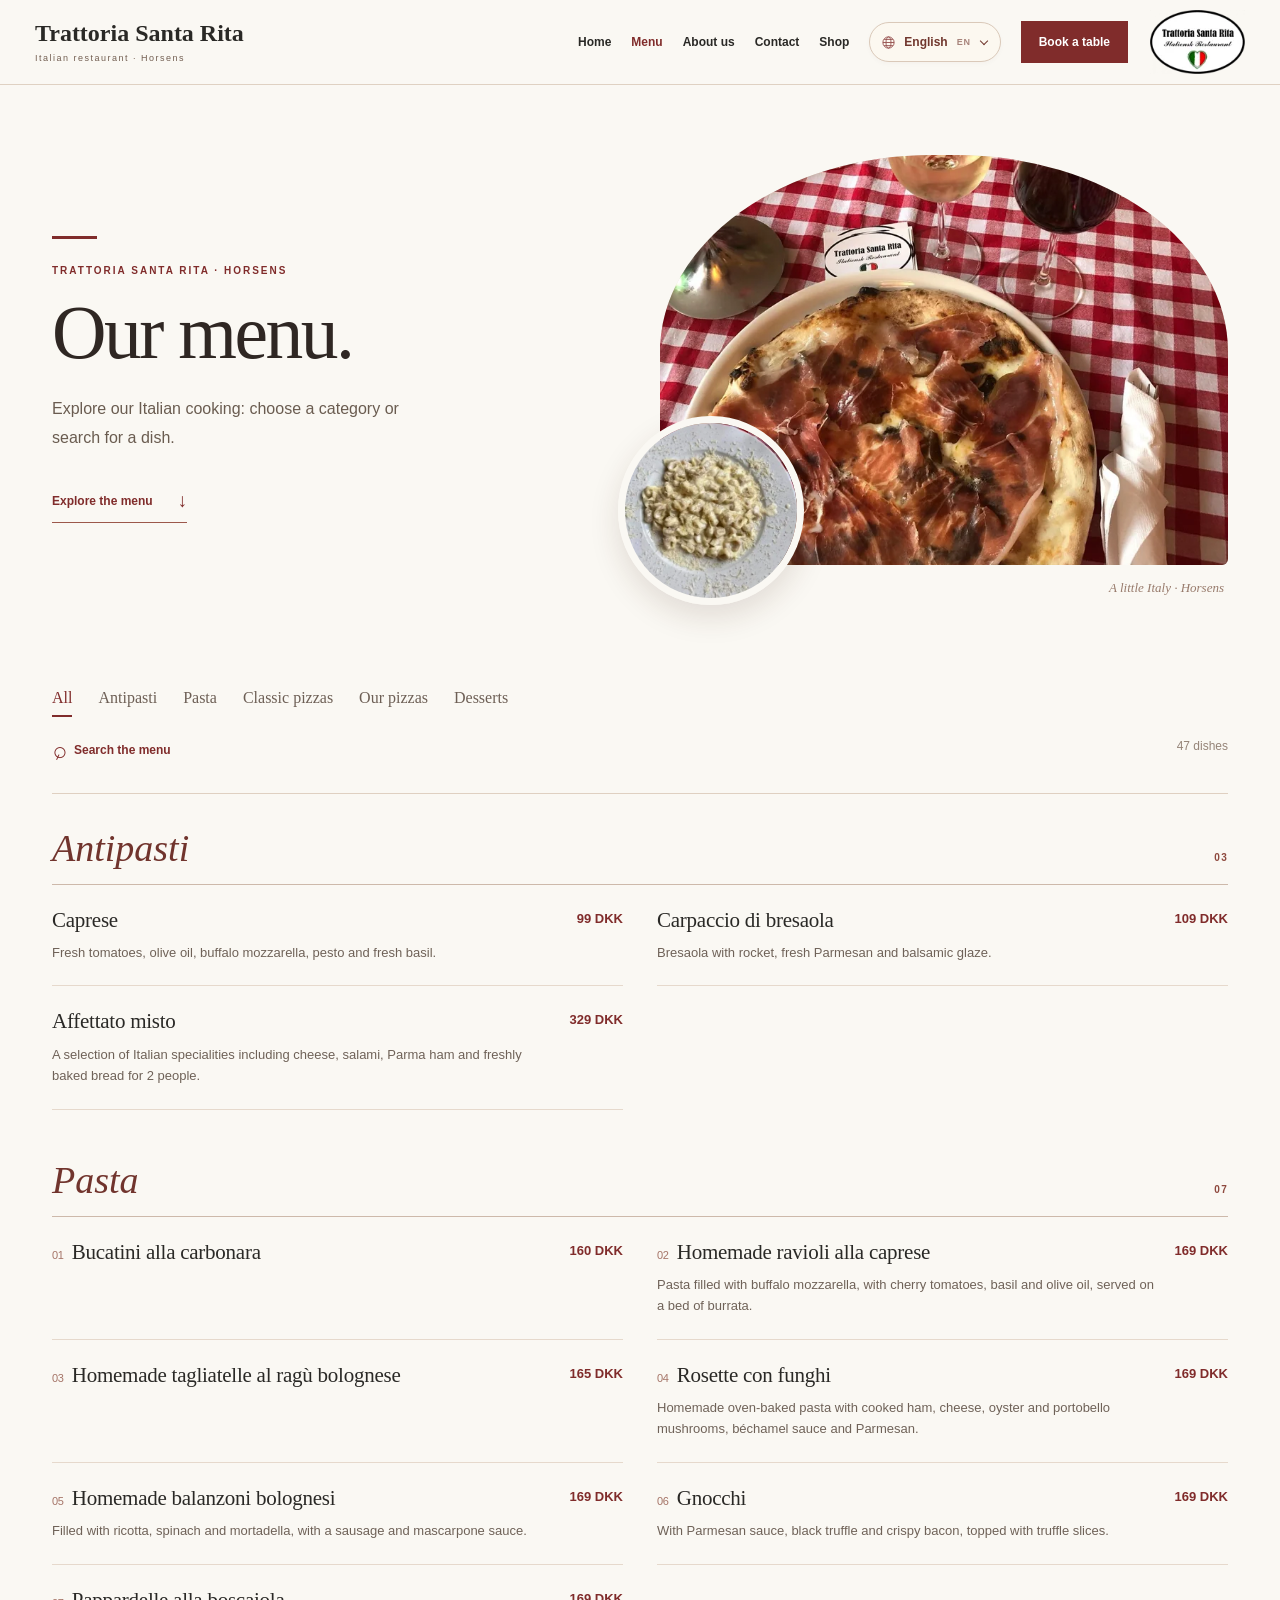
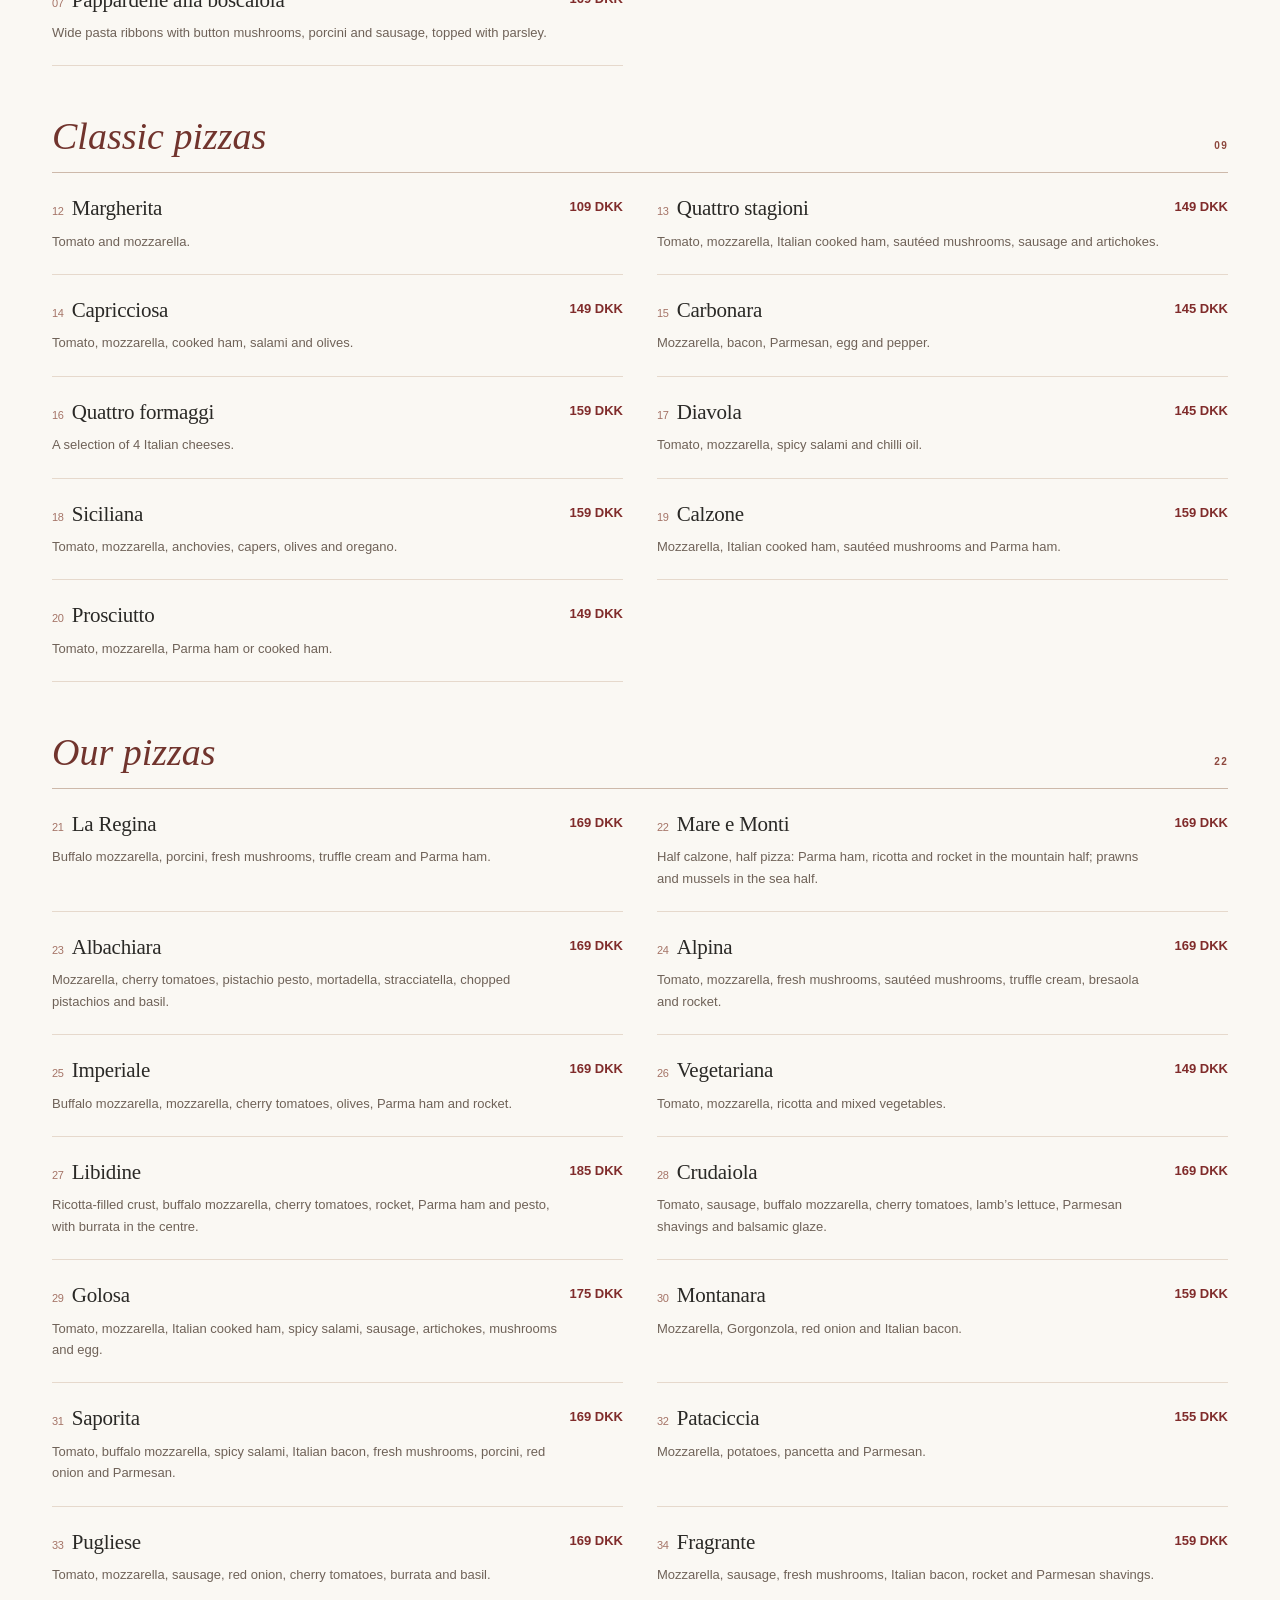
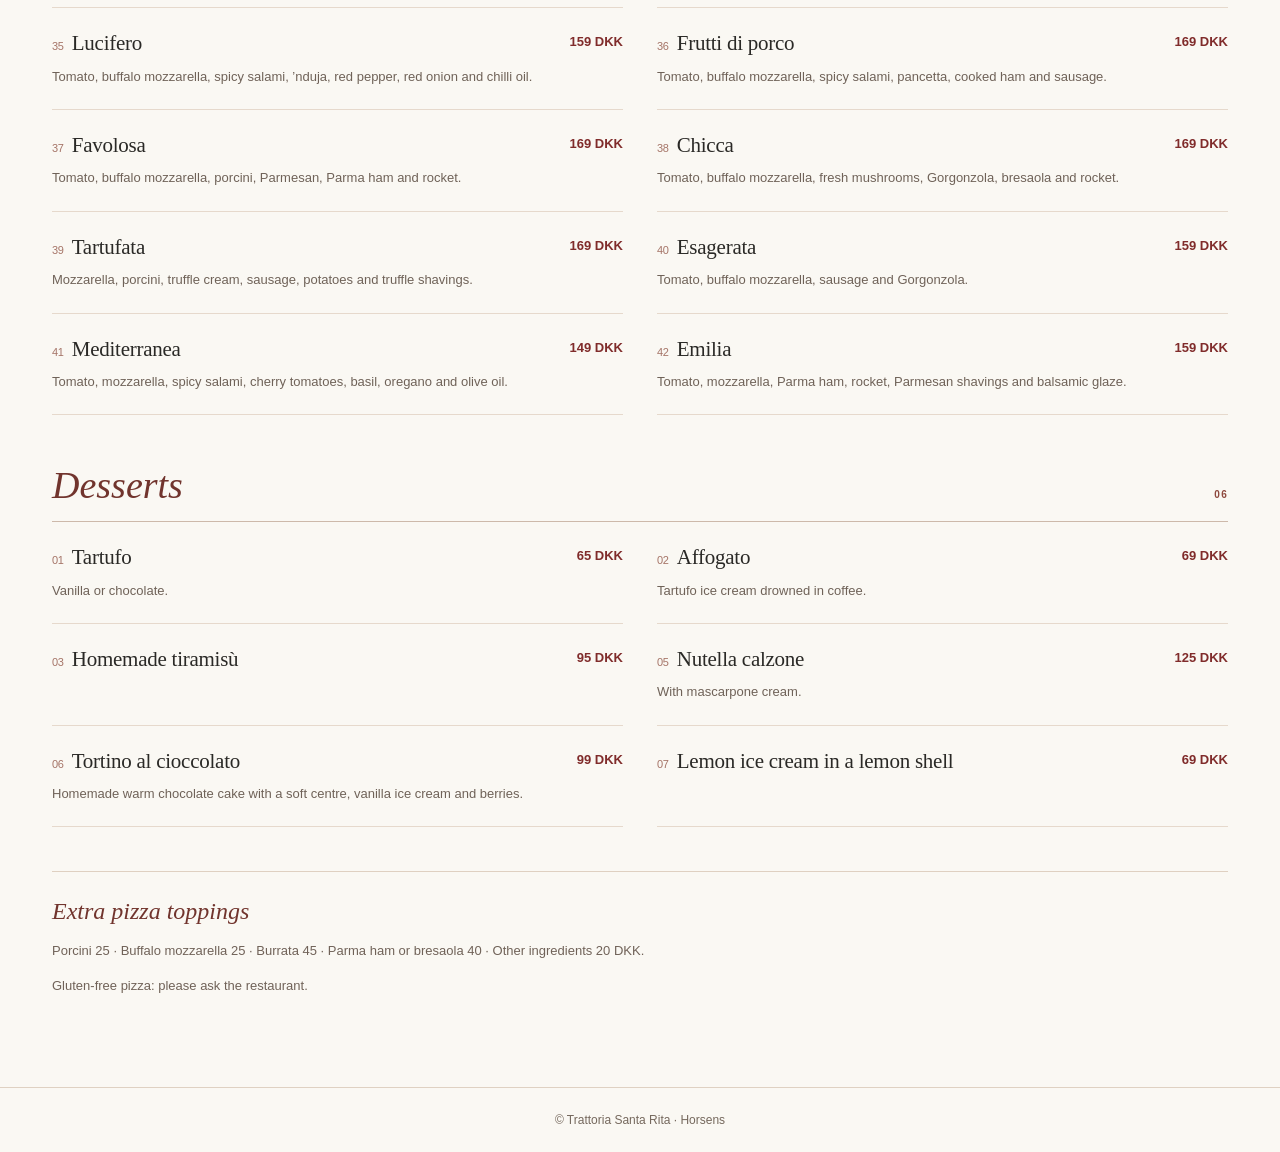
<file: menu.html>
<!doctype html><html lang="da"><head>
<title>Menukort i Horsens | Trattoria Santa Rita</title>
<!-- SEO: generated by scripts/build-seo.py -->
<meta name="description" content="Se menukortet hos Trattoria Santa Rita i Horsens med antipasti, pasta, pizza og desserter.">
<meta name="robots" content="index,follow">
<link rel="canonical" href="https://trattoriasantarita.dk/menu.html">
<link rel="icon" href="/immagini/favicon.png" type="image/png">
<meta property="og:type" content="website">
<meta property="og:url" content="https://trattoriasantarita.dk/menu.html">
<meta property="og:site_name" content="Trattoria Santa Rita">
<meta property="og:locale" content="da_DK">
<meta property="og:title" content="Menukort i Horsens | Trattoria Santa Rita">
<meta property="og:description" content="Se menukortet hos Trattoria Santa Rita i Horsens med antipasti, pasta, pizza og desserter.">
<meta property="og:image" content="https://trattoriasantarita.dk/immagini/santa-rita-og.jpg">
<meta property="og:image:width" content="1200">
<meta property="og:image:height" content="630">
<meta name="twitter:card" content="summary_large_image">
<meta name="twitter:title" content="Menukort i Horsens | Trattoria Santa Rita">
<meta name="twitter:description" content="Se menukortet hos Trattoria Santa Rita i Horsens med antipasti, pasta, pizza og desserter.">
<meta name="twitter:image" content="https://trattoriasantarita.dk/immagini/santa-rita-og.jpg">
<!-- /SEO -->
<meta charset="utf-8"><meta name="viewport" content="width=device-width,initial-scale=1"><script src="lingua.js"></script><script src="inglese.js"></script><style>
*{box-sizing:border-box}body{margin:0;color:#2a2926;background:#faf8f3;font-family:Arial,sans-serif}a{color:inherit;text-decoration:none}button{font:inherit;cursor:pointer}a:focus-visible,button:focus-visible{outline:3px solid #b86c37;outline-offset:4px}.banner{background:#352b29;color:#fff;padding:9px;text-align:center;font-size:10px;letter-spacing:1px}.header{position:sticky;top:0;z-index:10;background:#faf8f3;border-bottom:1px solid #dfd1c2}.head{min-height:84px;display:flex;align-items:center;gap:22px;max-width:1420px;margin:auto;padding:8px 35px}.brand{margin-right:auto;white-space:nowrap}.brand strong{display:block;font:bold 24px Georgia}.brand small{font-size:9px;letter-spacing:1.5px;color:#725e51}.nav{display:flex;align-items:center;gap:20px;font-size:12px;font-weight:700}.nav .active{color:#802c2b}.language{border:0;background:none;color:#802c2b;font-weight:bold}.book{background:#802c2b;color:white;padding:13px 17px;border:1px solid #802c2b;white-space:nowrap}.logo{width:95px;height:64px;object-fit:contain}.toggle{display:none}.main{max-width:1200px;margin:auto;padding:65px 22px 90px}.intro{text-align:center;max-width:700px;margin:0 auto 45px}.kicker{font-size:10px;letter-spacing:2px;color:#802c2b;font-weight:bold}.intro h1{font:500 clamp(40px,6vw,66px) Georgia;margin:15px 0}.intro p{line-height:1.7;color:#6a5c50}.links{display:flex;justify-content:center;gap:9px;flex-wrap:wrap;margin:28px 0}.links a{border:1px solid #d2bdb0;padding:10px 14px;font-size:12px;color:#802c2b}.section{margin:42px 0}.section h2{font:500 32px Georgia;margin:0 0 8px}.section p{color:#6a5c50;font-size:13px;line-height:1.7}.image-frame{border:1px solid #dfd1c2;background:white;padding:10px}.image-frame img{width:100%;height:auto;display:block}.enlarge{display:inline-block;margin-top:12px;color:#802c2b;text-decoration:underline;font-size:13px}.notice{background:#f2e8dc;border-left:3px solid #ac7257;padding:16px;margin-top:35px;font-size:13px;line-height:1.7}.footer{text-align:center;border-top:1px solid #dfd1c2;padding:25px;color:#75685d;font-size:12px}@media(max-width:850px){.head{padding:8px 16px;min-height:66px}.brand strong{font-size:18px}.brand small{font-size:8px}.logo{width:65px;height:48px}.toggle{display:block;width:42px;height:42px;border:1px solid #cbb8a7;background:white}.nav{display:none;position:absolute;top:100%;left:0;right:0;background:#faf8f3;padding:15px 22px 22px;flex-direction:column;align-items:stretch;gap:0;box-shadow:0 12px 25px #0002}.nav.open{display:flex}.nav a,.nav .language{padding:14px 0;text-align:left;border-bottom:1px solid #e7dbd0}.nav .book{margin-top:14px;text-align:center}.main{padding:45px 18px 65px}.section h2{font-size:27px}.image-frame{overflow:auto;padding:5px}.image-frame img{min-width:720px;max-width:none}.image-frame:after{content:'← →';display:block;text-align:center;color:#802c2b;font-size:18px;padding:5px}}

.menu-interactive{max-width:1120px}.menu-interactive .intro{margin-bottom:38px}.menu-tools{background:#f2ebe0;border:1px solid #e0d2c3;padding:24px;position:relative}.search-wrap label,.filter-label{display:block;font-size:11px;letter-spacing:1px;text-transform:uppercase;font-weight:bold;color:#78554a;margin-bottom:9px}.search-wrap input{width:100%;min-height:50px;border:1px solid #cdb9a9;background:#fffdf9;padding:12px 15px;font:15px Arial}.filter-label{margin-top:22px}.filters{display:flex;gap:8px;flex-wrap:wrap}.filter{border:1px solid #cbb8aa;background:#fffcf7;color:#71352d;border-radius:99px;padding:10px 15px;font-size:12px;font-weight:bold}.filter.active{background:#802c2b;border-color:#802c2b;color:#fff}.result-count{font-size:12px;color:#74665b;margin:17px 0 0}.menu-group{margin-top:48px}.menu-group-heading{display:flex;align-items:baseline;justify-content:space-between;gap:16px;border-bottom:1px solid #d7c8b9;padding-bottom:14px}.menu-group-heading h2{font:500 clamp(28px,3vw,38px) Georgia;margin:0}.menu-group-heading span{font-size:10px;font-weight:bold;color:#8e493e;letter-spacing:1.3px}.dish-grid{display:grid;grid-template-columns:1fr 1fr;gap:0 34px}.dish{display:grid;grid-template-columns:1fr auto;gap:12px;padding:22px 0;border-bottom:1px solid #e8ddd1}.dish-title{font:500 21px/1.3 Georgia;margin:0}.dish-number{color:#a57467;font:11px Arial;margin-right:8px}.dish-desc{font:13px/1.65 Arial;color:#6f6258;margin:8px 0 0}.dish-price{font:700 13px Arial;color:#802c2b;white-space:nowrap;padding-top:4px}.menu-extra{background:#fffdf9;border:1px solid #dfd1c2;padding:22px;margin-top:42px;color:#61564c;font:13px/1.7 Arial}.menu-extra strong{font:500 21px Georgia;color:#2a2926}.menu-extra p{margin:8px 0}.empty-results{padding:45px 0;color:#6a5c50}.original-menu{margin-top:30px;border-top:1px solid #dfd1c2;padding-top:20px;color:#6a5c50;font-size:13px}.original-menu summary{cursor:pointer;color:#802c2b;font-weight:bold}.original-menu img{width:100%;height:auto;display:block;margin:18px 0;border:1px solid #dfd1c2}@media(max-width:700px){.menu-interactive .intro{text-align:left}.menu-tools{padding:18px}.filters{flex-wrap:nowrap;overflow-x:auto;padding-bottom:7px}.filter{white-space:nowrap;min-height:44px}.dish-grid{grid-template-columns:1fr}.dish{padding:18px 0}.dish-title{font-size:19px}.menu-group{margin-top:34px}}

/* Direzione trattoria: superfici morbide, fotografie autentiche e movimento discreto. */
.menu-interactive{max-width:1220px;padding-top:46px}.menu-hero{display:grid;grid-template-columns:.9fr 1.1fr;align-items:center;gap:clamp(35px,7vw,100px);padding:24px 0 72px}.hero-copy{max-width:445px}.hero-rule{display:block;width:45px;height:3px;background:#802c2b;margin-bottom:26px}.hero-copy .kicker{letter-spacing:2px}.hero-copy h1{font:500 clamp(47px,5.9vw,76px)/1.04 Georgia,serif;letter-spacing:-2.5px;margin:18px 0 22px;color:#2f2723}.hero-copy>p:not(.kicker){font:16px/1.8 Arial;color:#6a5c50;max-width:390px}.hero-jump{display:inline-flex;gap:25px;align-items:center;margin-top:22px;padding-bottom:10px;border-bottom:1px solid #9c584b;color:#802c2b;font-size:12px;font-weight:bold}.hero-jump span:last-child{font-size:19px;transition:transform .2s}.hero-jump:hover span:last-child{transform:translateY(4px)}.hero-photographs{position:relative;padding:0 0 40px 30px}.photo-main{height:clamp(290px,32vw,425px);border-radius:48% 48% 6px 6px;overflow:hidden;background:#e8ddd0}.photo-main img,.photo-detail img{width:100%;height:100%;object-fit:cover;display:block}.photo-main img{object-position:50% 63%;transition:transform .8s}.photo-main:hover img{transform:scale(1.045)}.photo-detail{position:absolute;width:31%;height:42%;bottom:0;left:-12px;border:7px solid #faf8f3;border-radius:50%;overflow:hidden;box-shadow:0 12px 30px #40251622}.photo-caption{position:absolute;right:4px;bottom:9px;color:#987b6c;font:italic 13px Georgia}.menu-tools{background:#f4ede4;border:0;border-radius:28px;padding:clamp(22px,3vw,36px)}.search-wrap input{border:1px solid #dbc9ba;border-radius:99px;padding-left:21px;box-shadow:0 4px 14px #34241608}.filter{transition:background .2s,color .2s,transform .2s,border-color .2s}.filter:hover{transform:translateY(-2px);border-color:#802c2b}.menu-group{animation:menuReveal .35s ease both}.menu-group-heading{border-color:#cdb9aa}.menu-group-heading h2{font-style:italic;color:#71342d}.dish{border-color:#e6d9cc;transition:padding .2s,background .2s}.dish:hover{background:#f4ede580;padding-left:10px;padding-right:10px}.dish-title{letter-spacing:-.25px}.dish-price{color:#802c2b}.menu-extra{border:0;border-radius:22px;background:#f2e8dc}.notice{border-radius:0 14px 14px 0}.original-menu{padding-bottom:15px}@keyframes menuReveal{from{opacity:0;transform:translateY(9px)}to{opacity:1;transform:translateY(0)}}@media(max-width:700px){.menu-interactive{padding-top:18px}.menu-hero{grid-template-columns:1fr;gap:25px;padding:12px 0 48px}.hero-copy h1{font-size:46px;letter-spacing:-1.5px}.hero-copy>p:not(.kicker){font-size:14px}.hero-photographs{padding:0 0 30px 16px}.photo-main{height:265px;border-radius:47% 47% 5px 5px}.photo-detail{left:0;width:30%;height:42%;border-width:5px}.photo-caption{font-size:11px}.menu-tools{border-radius:20px}.dish:hover{padding-left:0;padding-right:0;background:transparent}}@media(prefers-reduced-motion:reduce){.menu-group{animation:none}.filter,.dish,.hero-jump span:last-child,.photo-main img{transition:none}.filter:hover,.hero-jump:hover span:last-child,.photo-main:hover img{transform:none}html{scroll-behavior:auto}}

/* Navigazione leggera: le categorie fanno parte della pagina, la ricerca si apre su richiesta. */
.menu-tools{background:transparent;border:0;border-radius:0;padding:0 0 24px;border-bottom:1px solid #dfd0c1}.filters{gap:6px 26px;align-items:center;overflow-x:auto;scrollbar-width:thin}.filter{position:relative;border:0;border-radius:0;background:transparent;color:#6d5f55;padding:12px 0;font:500 16px Georgia,serif;white-space:nowrap;transition:color .2s}.filter:after{content:'';position:absolute;bottom:2px;left:0;right:0;height:2px;background:#802c2b;transform:scaleX(0);transform-origin:left;transition:transform .2s}.filter.active{background:transparent;border:0;color:#802c2b}.filter.active:after,.filter:hover:after{transform:scaleX(1)}.filter:hover{color:#802c2b;transform:none}.menu-tool-bottom{display:flex;align-items:flex-start;justify-content:space-between;gap:18px;margin-top:12px}.search-disclosure{flex:1;max-width:410px}.search-disclosure summary{display:inline-flex;align-items:center;gap:8px;color:#802c2b;cursor:pointer;font:700 12px Arial;list-style:none;padding:7px 0}.search-disclosure summary::-webkit-details-marker{display:none}.search-icon{font:24px/1 Georgia;display:inline-block;transform:rotate(-20deg)}.search-wrap{padding-top:10px}.search-wrap input{min-height:46px;box-shadow:none}.visually-hidden{position:absolute!important;width:1px;height:1px;padding:0;margin:-1px;overflow:hidden;clip:rect(0,0,0,0);white-space:nowrap;border:0}.result-count{margin:8px 0 0;color:#958478}.menu-group:first-child{margin-top:32px}@media(max-width:700px){.menu-tools{padding:0 0 18px}.filters{gap:22px;flex-wrap:nowrap;padding-bottom:8px}.filter{min-height:44px;font-size:15px}.menu-tool-bottom{margin-top:8px}.result-count{font-size:11px}}@media(prefers-reduced-motion:reduce){.filter,.filter:after{transition:none}}

/* Note finali integrate nel menu, senza grandi riquadri. */
.menu-extra{background:transparent;border:0;border-radius:0;border-top:1px solid #dfd0c1;padding:26px 0 0;margin-top:44px}.menu-extra strong{font:italic 24px Georgia,serif;color:#71342d}.menu-extra p{font:13px/1.8 Arial,sans-serif;color:#706258;margin:12px 0 0}.menu-interactive .notice{background:transparent;border:0;border-left:2px solid #b58b7d;border-radius:0;padding:0 0 0 15px;margin:32px 0 0;color:#82756b;font:12px/1.8 Arial,sans-serif}.menu-interactive .notice a{color:#802c2b;text-decoration:underline;text-underline-offset:3px}.original-menu{margin-top:24px;padding:17px 0 10px}.original-menu summary{font-weight:500}.original-menu summary:hover{color:#a65342}
@media(min-width:851px) and (max-width:1100px){.head,.header{padding-left:16px!important;padding-right:16px!important;gap:10px!important}.brand strong{font-size:19px!important;letter-spacing:-.5px}.brand small{font-size:8px!important;letter-spacing:1px}.nav{gap:10px!important;font-size:11px!important}.nav-logo,.logo{width:68px!important;height:50px!important}.nav-reserve,.book{padding:11px!important;font-size:11px!important;white-space:nowrap}.cart-nav{font-size:11px!important}}select[data-language-select]{border:1px solid #d7c5b4;border-radius:3px;background:#fffdf8;color:#802c2b;padding:8px 5px;font:700 11px Arial;cursor:pointer;max-width:100%;min-height:36px}select[data-language-select]:focus-visible{outline:3px solid #b86c37;outline-offset:3px}@media(max-width:850px){.nav select[data-language-select],.nav-links select[data-language-select]{margin:9px 0;min-height:44px;width:100%;text-align:left}}</style><link rel="stylesheet" href="lingua.css">
<script src="seo-metadata.js" defer></script>
</head><body><header class="header"><div class="head"><a class="brand" href="index.html"><strong>Trattoria Santa Rita</strong><small data-site-text="restaurantSubtitle">ITALIENSK RESTAURANT · HORSENS</small></a><nav class="nav" id="nav"><a href="index.html" data-k="home">Home</a><a class="active" href="menu.html" data-k="menu">Menukort</a><a href="index.html#about" data-k="about">Om os</a><a href="index.html#contact" data-k="contact">Kontakt</a><a href="shop.html">Shop</a><span class="sr-language-picker"><svg viewBox="0 0 24 24" fill="none" stroke="currentColor" stroke-width="1.5" aria-hidden="true"><circle cx="12" cy="12" r="9"/><ellipse cx="12" cy="12" rx="4" ry="9"/><path d="M3 12h18M5 7h14M5 17h14"/></svg><select class="language" id="language" data-language-select aria-label="Website language"><option value="da">Dansk</option><option value="it">Italiano</option><option value="en">English</option></select></span><a class="book" data-booking-link href="https://book.trattoriasantarita.dk/book?lang=da" data-k="book">Book bord</a></nav><img class="logo" src="immagini/9b07783906be0abd-256.webp" alt="Trattoria Santa Rita" width="700" height="467" srcset="immagini/9b07783906be0abd-128.webp 128w, immagini/9b07783906be0abd-256.webp 256w" sizes="108px"><button class="toggle sr-menu-toggle" id="toggle" type="button" aria-controls="nav" aria-expanded="false" aria-label="Åbn menu"><span></span><span></span><span></span></button></div></header><main class="main menu-interactive"><div class="menu-hero"><div class="hero-copy"><span class="hero-rule" aria-hidden="true"></span><p class="kicker">TRATTORIA SANTA RITA · HORSENS</p><h1 data-k="title">Vores menukort.</h1><p data-menu="intro">Smag på vores italienske køkken. Vælg en kategori eller søg efter en ret.</p><a class="hero-jump" href="#menuTools"><span data-menu="discover">Udforsk menuen</span> <span aria-hidden="true">↓</span></a></div><div class="hero-photographs"><div class="photo-main"><img src="immagini/0ea3ce63c4d12f55-800.webp" alt="Pizza fra Trattoria Santa Ritas hjemmeside" width="1439" height="1126" srcset="immagini/0ea3ce63c4d12f55-400.webp 400w, immagini/0ea3ce63c4d12f55-800.webp 800w, immagini/0ea3ce63c4d12f55-1200.webp 1200w" sizes="(max-width: 850px) calc(100vw - 40px), 50vw" loading="lazy"></div><div class="photo-detail"><img src="immagini/6ac00fc5dbb282f7-400.webp" alt="Tortellini fra Trattoria Santa Ritas hjemmeside" width="400" height="471" srcset="immagini/6ac00fc5dbb282f7-400.webp 400w" sizes="(max-width: 850px) calc(100vw - 40px), 50vw" loading="lazy"></div><span class="photo-caption" data-menu="photoCaption">Et lille stykke Italien · Horsens</span></div></div><div class="menu-tools" id="menuTools"><div class="filters" role="group" aria-label="Menu"><button class="filter active" data-filter="all" type="button" aria-pressed="true" data-menu="all">Alle</button><button class="filter" data-filter="antipasti" type="button" aria-pressed="false">Antipasti</button><button class="filter" data-filter="pasta" type="button" aria-pressed="false">Pasta</button><button class="filter" data-filter="traditional" type="button" aria-pressed="false" data-menu="traditional">Klassiske pizzaer</button><button class="filter" data-filter="special" type="button" aria-pressed="false" data-menu="special">Vores pizzaer</button><button class="filter" data-filter="dessert" type="button" aria-pressed="false" data-menu="dessert">Desserter</button></div><div class="menu-tool-bottom"><details class="search-disclosure"><summary><span class="search-icon" aria-hidden="true">⌕</span> <span data-menu="searchLabel">Søg i menukortet</span></summary><div class="search-wrap"><label for="menuSearch" class="visually-hidden" data-menu="searchLabel">Søg i menukortet</label><input id="menuSearch" type="search" autocomplete="off" data-menu-placeholder="searchPlaceholder" placeholder="Søg efter ret eller ingrediens"></div></details><p class="result-count" id="count" aria-live="polite"></p></div></div><div id="menuResults" class="menu-results"></div><div class="menu-extra" id="extra"><strong data-menu="extrasTitle">Ekstra fyld til pizza</strong><p data-menu="extras">Karl Johan 25 · Bufala mozzarella 25 · Burrata 45 · Parma skinke eller bresaola 40 · Andre ingredienser 20 DKK.</p><p data-menu="gluten">Glutenfri pizza: spørg venligst restauranten.</p></div></main><footer class="footer">© Trattoria Santa Rita · Horsens</footer><script>
const T={da:{banner:'LOKAL FORHÅNDSVISNING · IKKE PUBLICERET',home:'Home',menu:'Menukort',about:'Om os',contact:'Kontakt',book:'Book bord',title:'Vores menukort.',intro:'Her finder du menukortet fra vores nuværende hjemmeside.',main:'Antipasti og hovedretter',pizza:'Pizza',dessert:'Desserter',scroll:'På telefon: rul billedet til siden eller åbn det større.',enlarge:'Åbn billedet i fuld størrelse ↗',notice:'Menuen er hentet fra restaurantens nuværende hjemmeside. Retter og priser skal bekræftes før offentliggørelse.',source:'Se den oprindelige menu ↗'},it:{banner:'ANTEPRIMA LOCALE · NON PUBBLICATA',home:'Home',menu:'Menu',about:'Chi siamo',contact:'Contatti',book:'Prenota un tavolo',title:'Il nostro menu.',intro:'Il menu è ripreso dal sito attuale del ristorante ed è in danese.',main:'Antipasti e piatti principali',pizza:'Pizza',dessert:'Dolci',scroll:'Da telefono scorri l’immagine lateralmente oppure aprila ingrandita.',enlarge:'Apri l’immagine a grandezza intera ↗',notice:'Menu ripreso dal sito attuale del ristorante. Piatti e prezzi sono da confermare prima della pubblicazione.',source:'Vedi il menu originale ↗'}};T.en=SantaEnglish.menu;let lang=SantaLanguage.get();function localize(){document.documentElement.lang=SantaLanguage.set(lang);document.querySelectorAll('[data-k]').forEach(e=>e.textContent=T[lang][e.dataset.k]);document.getElementById('language').value=lang;document.getElementById('toggle').setAttribute('aria-label',lang==='en'?'Open menu':lang==='da'?'Åbn menu':'Apri menu')}document.getElementById('language').addEventListener('change',()=>{lang=SantaLanguage.choose(document.getElementById('language').value);localize()});document.getElementById('toggle').addEventListener('click',()=>{let e=document.getElementById('nav'),open=e.classList.toggle('open');document.getElementById('toggle').setAttribute('aria-expanded',String(open))});localize();
</script><script src="menu-dati.js"></script><script src="menu-traduzioni.js"></script><script src="menu-inglese.js"></script><script>
(function(){const L={da:{discover:'Udforsk menuen',photoCaption:'Et lille stykke Italien · Horsens',intro:'Smag på vores italienske køkken. Vælg en kategori eller søg efter en ret.',searchLabel:'Søg i menukortet',searchPlaceholder:'Søg efter ret eller ingrediens',filter:'Vælg kategori',all:'Alle',traditional:'Klassiske pizzaer',special:'Vores pizzaer',dessert:'Desserter',extrasTitle:'Ekstra fyld til pizza',extras:'Karl Johan 25 · Bufala mozzarella 25 · Burrata 45 · Parma skinke eller bresaola 40 · Andre ingredienser 20 DKK.',gluten:'Glutenfri pizza: spørg venligst restauranten.',notice:'Menu og priser er afskrevet fra restaurantens nuværende hjemmeside og skal bekræftes før offentliggørelse. Kontakt restauranten om allergener.',source:'Se den oprindelige menu ↗',original:'Se billederne af det originale menukort',originalNote:'Billederne er på dansk og kan åbnes i fuld størrelse.',antipasti:'Antipasti',pasta:'Pasta',empty:'Ingen retter fundet. Prøv et andet søgeord.',count:'retter',languageNote:''},it:{discover:'Esplora il menu',photoCaption:'Un angolo d’Italia · Horsens',intro:'Esplora la cucina italiana: scegli una categoria o cerca un piatto.',searchLabel:'Cerca nel menu',searchPlaceholder:'Cerca un piatto o un ingrediente',filter:'Scegli una categoria',all:'Tutti',traditional:'Pizze classiche',special:'Le nostre pizze',dessert:'Dolci',extrasTitle:'Ingredienti extra per la pizza',extras:'Karl Johan 25 · Mozzarella di bufala 25 · Burrata 45 · Prosciutto di Parma o bresaola 40 · Altri ingredienti 20 DKK.',gluten:'Pizza senza glutine: chiedi al ristorante.',notice:'Menu e prezzi sono trascritti dal sito attuale e vanno confermati prima della pubblicazione. Per gli allergeni chiedi al ristorante; traduzioni e prezzi sono da confermare.',source:'Vedi il menu originale ↗',original:'Vedi le immagini del menu originale',originalNote:'Le immagini sono in danese e si possono aprire a grandezza intera.',antipasti:'Antipasti',pasta:'Pasta',empty:'Nessun piatto trovato. Prova un’altra ricerca.',count:'piatti',languageNote:''}};L.en=SantaEnglish.menuUI;const order=['antipasti','pasta','traditional','special','dessert'];let filter='all';const search=document.getElementById('menuSearch'),root=document.getElementById('menuResults');function make(tag,cls,value){let el=document.createElement(tag);if(cls)el.className=cls;if(value!==undefined)el.textContent=value;return el}function normalizeSearch(value){return String(value).toLocaleLowerCase().normalize('NFD').replace(/[\u0300-\u036f]/g,'').trim()}
const categoryWords={antipasti:'antipasti antipasto forret forretter starter',pasta:'pasta pasta retter pastaretter primi',traditional:'pizza pizze pizzaer klassiske classiche traditionelle margherita',special:'pizza pizze pizzaer vores specialita casa speciali',dessert:'dessert desserter dolce dolci dessertmenu'};
function matches(d,query){if(!query)return true;const haystack=normalizeSearch([d.name,d.desc,d.nameIt,d.descIt,d.nameEn,d.descEn,d.n||'',categoryWords[d.cat]||''].join(' '));return query.split(/\s+/).every(word=>haystack.includes(word))}
function render(){let lang=['da','it','en'].includes(document.documentElement.lang)?document.documentElement.lang:'da',t=L[lang],q=normalizeSearch(search.value);document.querySelectorAll('[data-menu]').forEach(e=>e.textContent=t[e.dataset.menu]);search.placeholder=t.searchPlaceholder;document.querySelectorAll('[data-filter]').forEach(b=>{let on=b.dataset.filter===filter;b.classList.toggle('active',on);b.setAttribute('aria-pressed',String(on))});let list=window.SANTA_MENU.filter(d=>(filter==='all'||d.cat===filter)&&matches(d,q));document.getElementById('count').textContent=list.length+' '+t.count;root.replaceChildren();if(!list.length)root.append(make('p','empty-results',t.empty));for(const cat of order){let group=list.filter(d=>d.cat===cat);if(!group.length)continue;let section=make('section','menu-group'),head=make('div','menu-group-heading');head.append(make('h2','',t[cat]),make('span','',String(group.length).padStart(2,'0')));section.append(head);let grid=make('div','dish-grid');group.forEach(d=>{let article=make('article','dish'),copy=make('div','dish-copy'),title=make('h3','dish-title');if(d.n)title.append(make('span','dish-number',String(d.n).padStart(2,'0')));let name=lang==='en'?d.nameEn:lang==='it'?d.nameIt:d.name,description=lang==='en'?d.descEn:lang==='it'?d.descIt:d.desc;title.append(document.createTextNode(name));copy.append(title);if(description)copy.append(make('p','dish-desc',description));article.append(copy,make('span','dish-price',d.price+' DKK'));grid.append(article)});section.append(grid);root.append(section)}document.getElementById('extra').hidden=!list.some(d=>d.cat==='traditional'||d.cat==='special')}document.querySelectorAll('[data-filter]').forEach(b=>b.addEventListener('click',()=>{filter=b.dataset.filter;search.value='';render()}));search.addEventListener('input',()=>{filter='all';render()});new MutationObserver(render).observe(document.documentElement,{attributes:true,attributeFilter:['lang']});render()})();
</script><script src="prenotazione.js"></script>
</body></html>
</file>
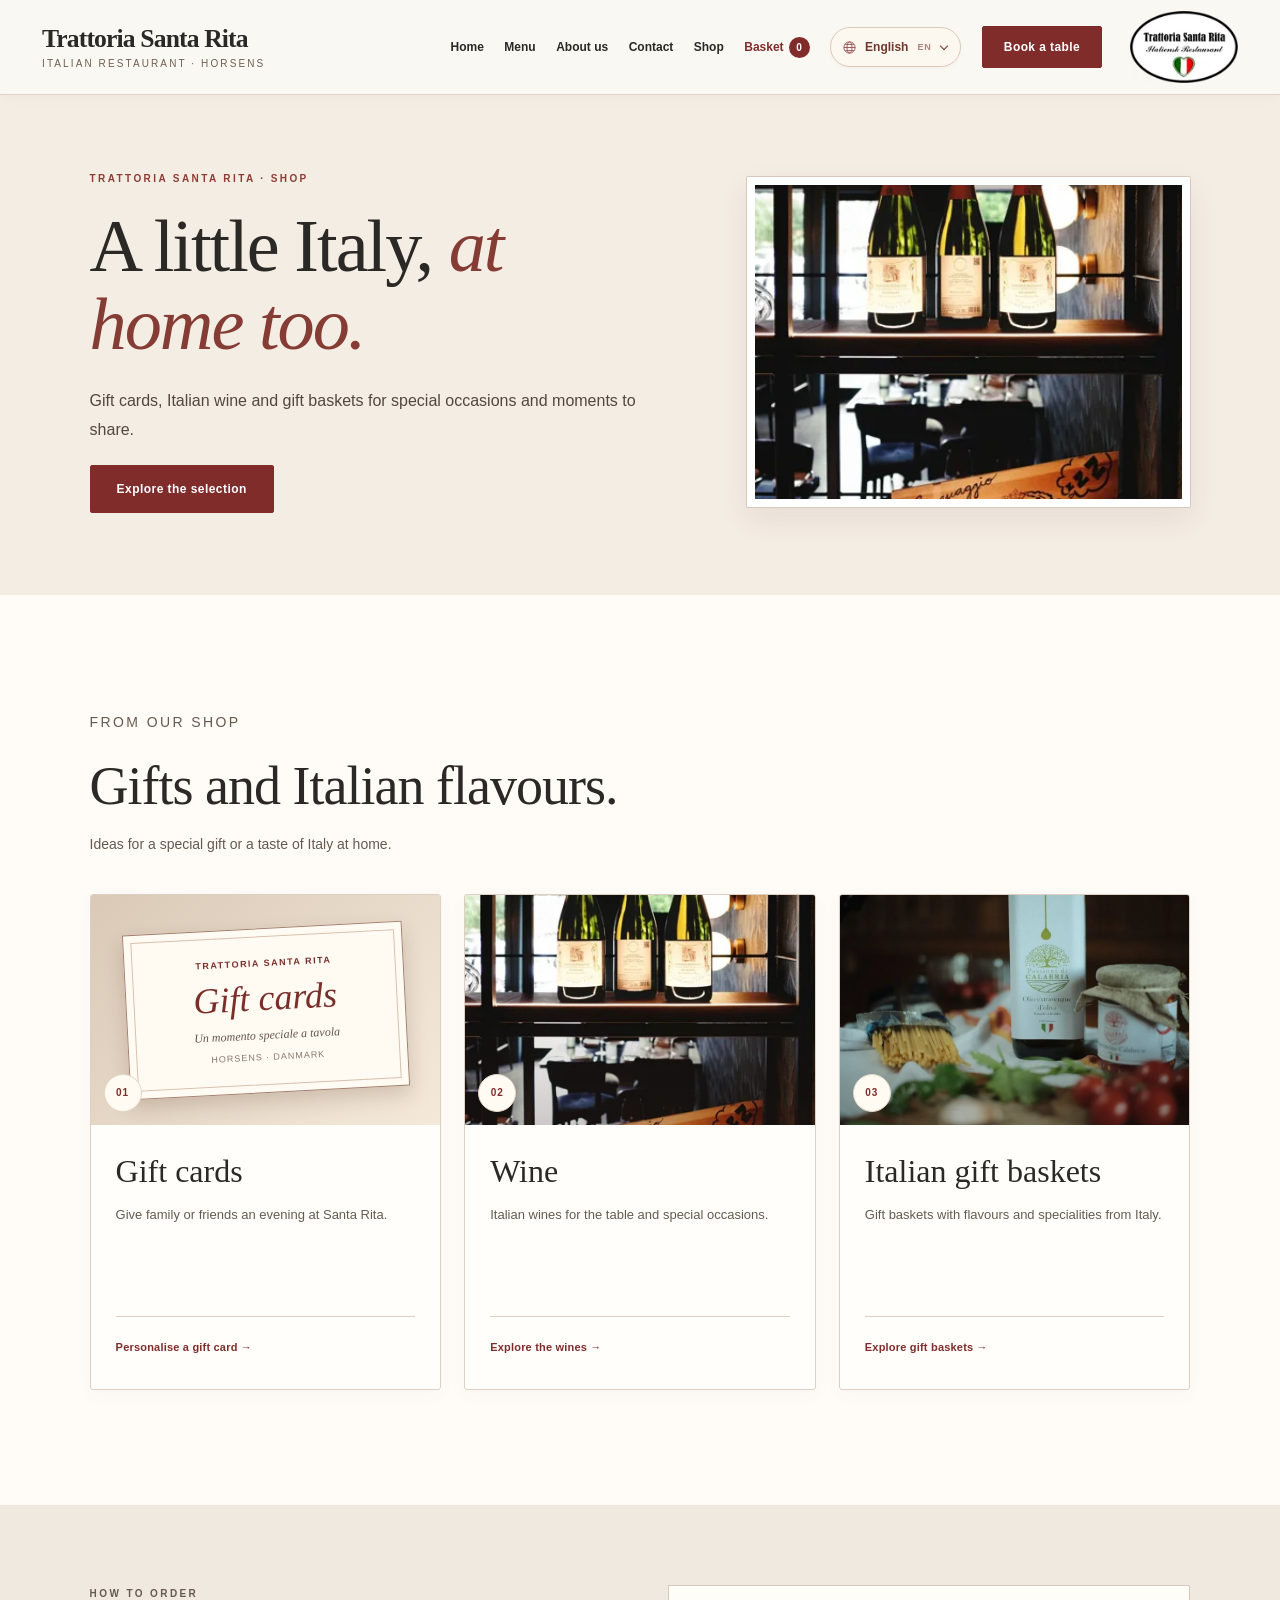
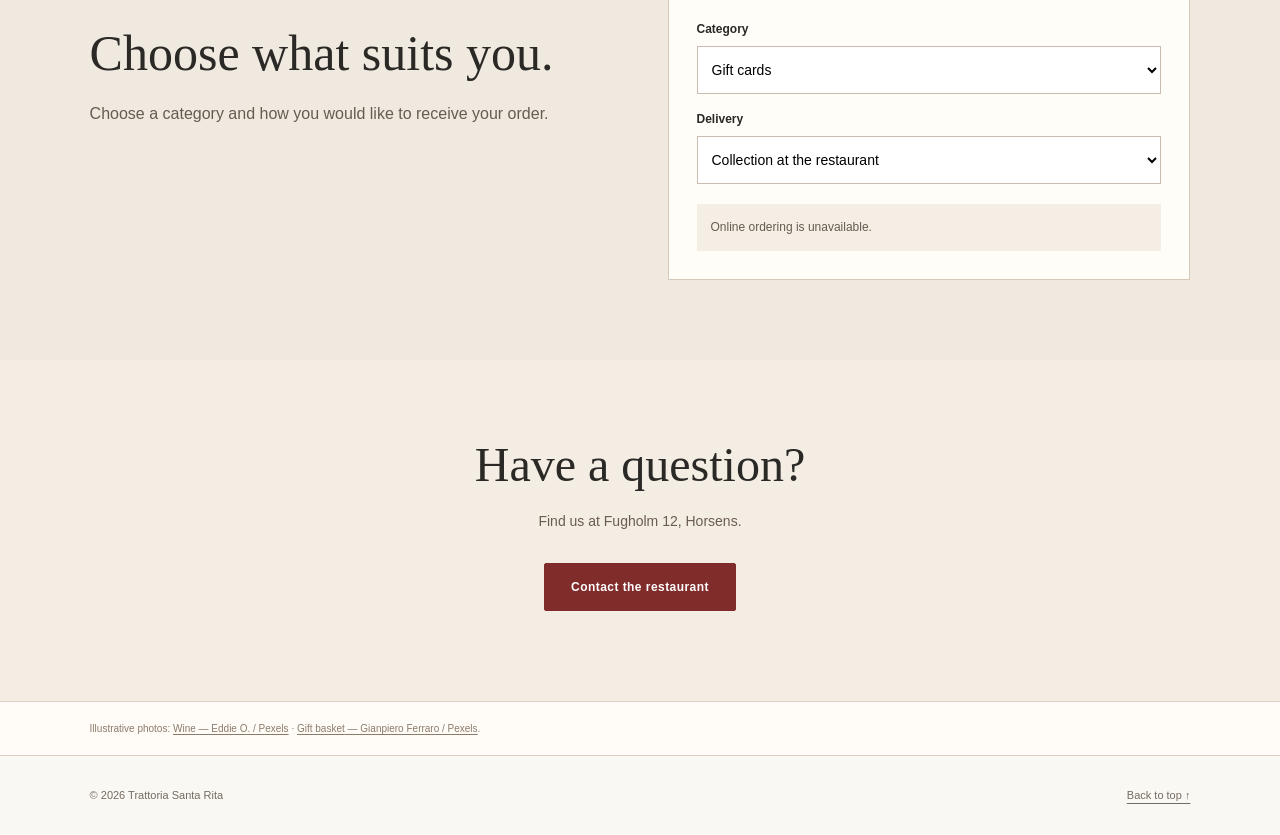
<file: shop.html>
<!DOCTYPE html>

<html lang="da">
<head>
<meta name="robots" content="noindex,nofollow">
<title>Shop under forberedelse | Trattoria Santa Rita</title>
<!-- SEO: generated by scripts/build-seo.py -->
<meta name="description" content="Se idéer til Trattoria Santa Ritas kommende shop. Produkter og onlinebestilling er endnu ikke tilgængelige.">

<link rel="canonical" href="https://matteodf3.github.io/santa-rita-website/shop.html">
<link rel="icon" href="/santa-rita-website/immagini/favicon.png" type="image/png">
<meta property="og:type" content="website">
<meta property="og:url" content="https://matteodf3.github.io/santa-rita-website/shop.html">
<meta property="og:site_name" content="Trattoria Santa Rita">
<meta property="og:locale" content="da_DK">
<meta property="og:title" content="Shop under forberedelse | Trattoria Santa Rita">
<meta property="og:description" content="Se idéer til Trattoria Santa Ritas kommende shop. Produkter og onlinebestilling er endnu ikke tilgængelige.">
<meta property="og:image" content="https://matteodf3.github.io/santa-rita-website/immagini/santa-rita-og.jpg">
<meta property="og:image:width" content="1200">
<meta property="og:image:height" content="630">
<meta name="twitter:card" content="summary_large_image">
<meta name="twitter:title" content="Shop under forberedelse | Trattoria Santa Rita">
<meta name="twitter:description" content="Se idéer til Trattoria Santa Ritas kommende shop. Produkter og onlinebestilling er endnu ikke tilgængelige.">
<meta name="twitter:image" content="https://matteodf3.github.io/santa-rita-website/immagini/santa-rita-og.jpg">
<!-- /SEO -->
<meta charset="utf-8"/>
<meta content="width=device-width, initial-scale=1" name="viewport"/>
<meta content="#f8f5ef" name="theme-color"/>



<style>
:root{--cream:#faf8f3;--paper:#fffdf8;--ink:#2a2926;--muted:#66605b;--red:#802c2b;--red-hover:#64211f;--line:#d6c8b7;--sand:#eee7da;--serif:"Palatino Linotype","Book Antiqua",Palatino,"Iowan Old Style",Georgia,serif;--sans:Arial,Helvetica,sans-serif}
*{box-sizing:border-box}html{scroll-behavior:smooth;scroll-padding-top:95px}body{margin:0;color:var(--ink);background:var(--cream);font-family:var(--sans);-webkit-font-smoothing:antialiased}button,a{touch-action:manipulation}a{color:inherit;text-decoration:none}button{font:inherit;cursor:pointer}a:focus-visible,button:focus-visible,input:focus-visible,select:focus-visible{outline:3px solid #b86c37;outline-offset:4px}img{max-width:100%}
.preview-banner{padding:8px 16px;text-align:center;background:#352b29;color:#f9f6ef;font:700 10px/1.4 var(--sans);letter-spacing:1px;text-transform:uppercase}
.site-header{background:rgba(250,248,243,.98);z-index:40;position:sticky;top:0;border-bottom:1px solid #ddd3c5;box-shadow:0 2px 14px #34241608}.header-inner{width:min(1420px,100%);margin:auto;min-height:94px;display:flex;align-items:center;padding:8px 42px;justify-content:space-between;gap:28px}.wordmark{min-width:250px;display:inline-flex;flex-direction:column;align-items:flex-start;gap:5px}.wordmark-top{font:700 clamp(21px,2vw,28px)/1.08 var(--serif);letter-spacing:-.85px}.wordmark-bottom{font:10px var(--sans);letter-spacing:2.1px;text-transform:uppercase;color:#725e51}.nav-links{display:flex;align-items:center;justify-content:flex-end;gap:clamp(13px,1.6vw,27px);margin-left:auto}.nav-links>a:not(.btn){font-size:12px;font-weight:600;white-space:nowrap;transition:color .2s}.nav-links>a:hover{color:var(--red)}.lang-switch{border:0;background:none;font:700 11px var(--sans);white-space:nowrap;letter-spacing:.4px;color:var(--red);padding:7px 3px}.lang-switch span{color:#99857d;padding:0 2px}.nav-book{background:var(--red);color:white;padding:13px 21px;border:1px solid var(--red);border-radius:2px;letter-spacing:.4px;font-size:11px;font-weight:700;white-space:nowrap;transition:background .2s,transform .2s}.nav-book:hover{background:var(--red-hover);transform:translateY(-1px)}.header-end{display:flex;align-items:center;gap:14px}.brand-logo{height:73px;width:108px;object-fit:contain}.menu-toggle{display:none}
.hero{position:relative;min-height:clamp(590px,77vh,820px);background-image:url('immagini/foto-c386c3eab78558b7.webp');background-position:center center;background-size:cover;display:flex;justify-content:center;align-items:center;padding:60px 24px 85px;isolation:isolate;overflow:hidden}.hero:before{content:"";position:absolute;inset:-10px;background-image:inherit;background-position:inherit;background-size:cover;z-index:-2;animation:photo-settle 1.7s ease-out both}.hero-dim{position:absolute;inset:0;background:linear-gradient(180deg,#35131222,#35131240 55%,#35131265);z-index:-1}.hero-inner{width:100%;display:flex;justify-content:center}.hero-card{width:min(636px,100%);position:relative;background:#fcf9f2f2;box-shadow:0 16px 58px #270b084a,0 0 0 1px #f9f5e3 inset,0 1px 4px #ffffffaa inset;border:1px solid #c1b09d;padding:51px 40px 46px;text-align:center;animation:card-enter .85s .1s ease-out both}.card-inner-outline{pointer-events:none;position:absolute;inset:9px;border:1px solid #c7b7a2}.ornament{display:flex;align-items:center;justify-content:center;gap:10px;margin-bottom:24px}.ornament span{height:1px;background:#a48e75;width:35px}.ornament i{display:block;width:8px;height:8px;border:1px solid #8b3c2c;transform:rotate(45deg);background:#ae4936}.eyebrow,.section-kicker{font:700 10px/1.5 var(--sans);letter-spacing:2.4px;color:#8f3d34}.eyebrow{margin:0 0 23px}.hero h1{font:500 clamp(34px,5vw,52px)/1.12 var(--serif);letter-spacing:-1.9px;margin:0 0 21px}.hero h1 em{font-style:normal;font-weight:700;white-space:normal}.hero-lead{font:italic 21px/1.4 var(--serif);margin:0 0 11px;color:#4b3930}.hero-desc{color:var(--muted);font-size:13px;line-height:1.7;max-width:420px;margin:0 auto 28px}.hero-actions,.visit-actions{display:flex;justify-content:center;align-items:center;gap:10px;flex-wrap:wrap}.btn{border-radius:2px;padding:15px 26px;min-height:48px;font-size:12px;font-weight:700;letter-spacing:.45px;display:inline-flex;align-items:center;justify-content:center;white-space:nowrap;border:1px solid;transition:transform .22s,background .22s,border-color .22s,box-shadow .22s}.btn:hover{transform:translateY(-2px);box-shadow:0 5px 12px #1f151511}.btn-primary{background:var(--red);border-color:var(--red);color:#fff}.btn-primary:hover{background:var(--red-hover);border-color:var(--red-hover)}.btn-outline{color:var(--red);border-color:#a98e83;background:#fffaf3}.btn-outline:hover{background:#f4e7df;border-color:var(--red)}.hero-location{margin:30px 0 0;font:700 9px var(--sans);color:#857265;letter-spacing:2px}.scroll-cue{position:absolute;bottom:22px;display:flex;align-items:center;gap:13px;color:white;font-size:10px;font-weight:700;letter-spacing:2px;text-transform:uppercase}.scroll-arrow{font-size:18px}
.section-pad{padding:clamp(75px,9vw,135px) clamp(24px,7vw,105px)}.intro{display:grid;grid-template-columns:1fr .88fr;gap:clamp(40px,8vw,130px);max-width:1350px;margin:auto;align-items:center}.intro-left{max-width:540px}.section-kicker{margin:0 0 22px}.intro h2,.section-heading h2,.visit-panel h2{font:500 clamp(33px,4.1vw,54px)/1.17 var(--serif);letter-spacing:-1.8px;margin:0 0 27px}.intro h2 em{font-weight:500;color:#873f35}.body-text{color:#575450;line-height:1.9;font-size:15px;max-width:490px}.text-link{display:inline-flex;align-items:center;gap:22px;font-size:12px;letter-spacing:.35px;font-weight:bold;border-bottom:1px solid var(--red);padding-bottom:10px;margin-top:24px}.text-link:hover{color:var(--red)}.intro-right{height:370px;position:relative;background:#e7d4c3;border:9px solid #fff;box-shadow:0 0 0 1px #d2bfaf,0 12px 32px #52433213}.photo-texture{position:absolute;inset:0;background:url('immagini/foto-c386c3eab78558b7.webp') center/cover;filter:saturate(.89)}.intro-stamp{position:absolute;top:50%;left:50%;transform:translate(-50%,-50%) rotate(-4deg);background:#fdfaf3;padding:17px 18px 14px;width:205px;box-shadow:0 6px 21px #371b1a39;border:1px solid #cabfae;text-align:center}.intro-stamp img{width:145px;display:block;margin:0 auto 8px}.intro-stamp span{font:700 8px var(--sans);letter-spacing:1.4px;color:#866f5a}.photo-caption{position:absolute;bottom:-39px;left:0;color:#7f7972;font:italic 12px var(--serif);margin:0}
.menu-section{background:#efe9df;text-align:center}.section-heading{margin:0 auto 58px;max-width:640px}.section-heading p:last-child{font-size:14px;color:#70685f;line-height:1.8}.menu-grid{max-width:1180px;margin:0 auto;display:grid;grid-template-columns:repeat(3,1fr);gap:17px}.menu-item{text-align:left;background:#fdfbf7;border:1px solid #d9cfc0;padding:29px;min-height:206px;display:flex;align-items:flex-start;gap:19px;box-shadow:0 8px 20px #53391e05;transition:border-color .2s,transform .2s}.menu-item:hover{transform:translateY(-4px);border-color:#a8867e}.menu-number{color:var(--red);font:11px var(--serif);padding-top:8px}.menu-item h3{font:600 29px var(--serif);margin:0 0 16px}.menu-item p{font:13px/1.7 var(--sans);color:#786e64;margin:0}.item-arrow{margin-left:auto;font-size:20px;color:#995649}.menu-note{color:#8b7668;font-size:11px;margin:33px 0 0;letter-spacing:.2px}.menu-note>span:first-child{color:var(--red);font-size:15px;padding-right:7px}
.visit-section{background:var(--cream)}.visit-panel{max-width:1190px;margin:0 auto;display:grid;grid-template-columns:1.2fr .75fr;border:1px solid #d5c7b9;background:#fcfaf4;box-shadow:0 10px 27px #2f21120b;overflow:hidden}.visit-copy{padding:clamp(35px,6vw,72px)}.visit-copy h2{margin-bottom:20px}.address{font:14px/1.8 var(--sans);margin:27px 0;color:#554f49}.address strong{color:#2a2926}.visit-actions{justify-content:flex-start}.visit-decoration{background-image:linear-gradient(#7d33332b,#7d33332b),url('immagini/foto-c386c3eab78558b7.webp');background-position:center;background-size:cover;display:grid;place-items:center}.napkin{height:190px;width:190px;transform:rotate(-8deg);background:#fdf8eb;box-shadow:3px 11px 19px #2e150b49;display:grid;place-items:center;border:2px solid #e7dcca}.napkin span{font:italic 47px/1.05 var(--serif);text-align:center;color:#8b382e}
.site-footer{min-height:80px;border-top:1px solid #dacfc2;display:flex;align-items:center;justify-content:space-between;gap:20px;padding:22px clamp(24px,7vw,105px);font:11px/1.6 var(--sans);color:#746b61}.site-footer a{text-decoration:underline;text-underline-offset:4px}
.booking-dialog{padding:0;max-width:min(460px,calc(100vw - 32px));width:100%;border:1px solid #b9a895;background:#fcfaf4;box-shadow:0 25px 100px #180d0d66;color:var(--ink)}.booking-dialog::backdrop{background:#19100ccc;backdrop-filter:blur(3px)}.dialog-head{display:flex;align-items:start;justify-content:space-between;gap:20px;border-bottom:1px solid #ddcebd;padding:28px 28px 20px}.dialog-head .section-kicker{margin-bottom:5px}.dialog-head h2{font:600 31px var(--serif);margin:0}.dialog-close{border:0;background:transparent;font-size:28px;line-height:1;padding:0 5px;color:#755649}.dialog-body{padding:25px 28px 28px}.demo-notice{background:#f1e6d8;border-left:3px solid #ad7254;padding:13px 15px;font:12px/1.7 var(--sans);color:#5b4d42;margin:0 0 24px}.booking-fields{display:grid;grid-template-columns:1fr 1fr;gap:13px}.booking-fields label{display:flex;flex-direction:column;gap:9px;font-size:12px;font-weight:700}.booking-fields input,.booking-fields select{padding:12px 8px;background:white;border:1px solid #c9bbae;font:13px var(--sans);max-width:100%;min-width:0}.booking-preview{font:13px/1.8 var(--sans);color:#76675b;margin:20px 0 26px}.btn-full{width:100%}
.reveal{opacity:0;transform:translateY(18px);transition:opacity .65s ease,transform .65s ease}.reveal.visible{opacity:1;transform:translateY(0)}@keyframes card-enter{from{opacity:0;transform:translateY(19px)}to{opacity:1;transform:translateY(0)}}@keyframes photo-settle{from{transform:scale(1.045)}to{transform:scale(1)}}
@media(max-width:1100px){.header-inner{padding:8px 22px;gap:15px}.wordmark{min-width:180px}.wordmark-top{font-size:21px}.brand-logo{width:87px;height:61px}.nav-links{gap:14px}.nav-links>a:not(.btn){font-size:11px}.nav-book{padding:11px 15px}}
@media(max-width:850px){.header-inner{min-height:79px}.wordmark{min-width:0}.brand-logo{width:94px;height:65px}.menu-toggle{display:flex;width:37px;height:37px;align-items:center;justify-content:center;flex-direction:column;gap:5px;border:1px solid #c8b8a9;background:#fffdf7;border-radius:2px}.menu-toggle span{height:1.5px;width:17px;background:#30231e}.nav-links{display:none;position:absolute;left:0;right:0;top:100%;padding:17px 24px 24px;background:var(--cream);border-bottom:1px solid #c8b8a9;box-shadow:0 14px 17px #0e0b081a;flex-direction:column;align-items:stretch;gap:0}.nav-links.open{display:flex}.nav-links a:not(.btn),.nav-links .lang-switch{padding:14px 5px;text-align:left;font-size:13px;border-bottom:1px solid #e5dace}.nav-links .nav-book{margin-top:13px}.intro{grid-template-columns:1fr;gap:55px}.intro-right{max-width:550px;width:100%}.menu-grid{grid-template-columns:1fr}.menu-item{min-height:135px}.visit-panel{grid-template-columns:1fr}.visit-decoration{min-height:225px}.napkin{width:140px;height:140px}.napkin span{font-size:36px}}
@media(max-width:560px){.preview-banner{font-size:8px;letter-spacing:.6px;padding:7px 8px}.header-inner{padding:5px 15px;min-height:73px}.wordmark-top{font-size:19px;letter-spacing:-.5px}.wordmark-bottom{font-size:8px;letter-spacing:1px}.brand-logo{height:56px;width:76px}.header-end{gap:7px}.hero{padding:46px 15px 69px;min-height:620px;background-position:center}.hero-card{padding:38px 22px 33px}.card-inner-outline{inset:7px}.ornament{margin-bottom:19px}.eyebrow{font-size:9px;letter-spacing:1.5px;margin-bottom:17px}.hero h1{font-size:35px;letter-spacing:-1.5px;margin-bottom:18px}.hero-lead{font-size:19px}.hero-desc{font-size:12px}.hero-location{letter-spacing:1.2px;margin-top:25px}.hero-actions{gap:8px}.hero-actions .btn{padding:14px 16px;font-size:11px}.intro-right{height:280px}.photo-caption{bottom:-33px}.section-pad{padding:76px 23px}.intro h2,.section-heading h2,.visit-panel h2{font-size:36px}.site-footer{display:grid;gap:8px}.visit-copy{padding:35px 25px}.visit-actions{gap:8px}.visit-actions .btn{font-size:11px;padding:14px 17px}}
@media(prefers-reduced-motion:reduce){html{scroll-behavior:auto}*,*:before,*:after{animation:none!important;transition:none!important}.reveal{opacity:1;transform:none}}


/* Extras for Santa Rita shop preview */
.nav-links a.active-page{color:var(--red);text-decoration:underline;text-underline-offset:7px;text-decoration-thickness:1px}
.menu-item{padding:0!important;display:block!important;overflow:hidden;min-height:unset!important;border-radius:3px}
.menu-photo{display:block;width:100%;height:215px;object-fit:cover;background:#ded5c7;filter:saturate(.9);transition:transform .5s ease}
.menu-item:hover .menu-photo,.shop-card:hover .shop-photo{transform:scale(1.035)}
.menu-item>.menu-number{display:inline-block;padding:19px 20px 0}
.menu-item>div{padding:5px 22px 26px}
.menu-item .item-arrow{display:none}
.sr-photo-note{max-width:1180px;margin:14px auto 0;color:#82786d;font-size:11px;line-height:1.6}
.sr-photo-note a{text-decoration:underline;text-underline-offset:2px}
.shop-teaser{background:#f0e9df}
.shop-teaser-inner{max-width:1180px;margin:auto;display:grid;grid-template-columns:1fr 1fr;gap:clamp(30px,7vw,105px);align-items:center}
.shop-teaser-photo{height:330px;position:relative;border:8px solid white;box-shadow:0 0 0 1px #d8c8b7,0 10px 30px #41230f10;overflow:hidden;background:#eaded3}
.shop-teaser-photo img{height:100%;width:100%;object-fit:cover}
.shop-teaser h2{font:500 clamp(36px,4.4vw,57px)/1.13 var(--serif);margin:0 0 22px;letter-spacing:-1.7px}
.shop-teaser p:not(.section-kicker){color:#5c554e;line-height:1.85;max-width:450px}
.shop-teaser .btn{display:inline-flex;margin-top:20px;text-decoration:none}
.shop-demo{display:inline-block;border:1px solid #d0b8ab;color:#7d453c;padding:8px 12px;margin-top:14px;letter-spacing:.4px;font:11px var(--sans)}
.shop-top-hero{position:relative;padding:76px clamp(24px,7vw,105px) 82px;overflow:hidden;background:#f4ede4}
.shop-hero-inner{max-width:1180px;margin:0 auto;display:grid;grid-template-columns:1fr minmax(280px, .78fr);align-items:center;gap:clamp(32px,7vw,104px)}
.shop-hero-inner h1{font:500 clamp(48px,5.8vw,81px)/1.05 var(--serif);letter-spacing:-2px;margin:0 0 22px}
.shop-hero-inner h1 em{color:#843c34}
.shop-hero-inner p.shop-intro{font:16px/1.85 var(--sans);color:#51483f;max-width:580px;margin:0 0 20px}
.shop-hero-image{height:330px;width:100%;object-fit:cover;display:block;border:8px solid #fff;box-shadow:0 0 0 1px #d9c9bb,0 12px 30px #5a372117;border-radius:1px;background:#d8c0af}
.shop-catalog{background:#fffcf7}
.shop-heading{max-width:1180px;margin:0 auto 37px}
.shop-heading h2{font:500 clamp(34px,4.4vw,54px)/1.1 var(--serif);letter-spacing:-1px;margin:0 0 15px}
.shop-heading p{max-width:670px;font:14px/1.8 var(--sans);color:#66594e}
.shop-cards{max-width:1180px;margin:auto;display:grid;grid-template-columns:repeat(3,minmax(0,1fr));gap:23px}
.shop-card{background:#fffefa;border:1px solid #ddd0c2;overflow:hidden;box-shadow:0 5px 20px #54443408;border-radius:3px}
.shop-card-visual{height:230px;overflow:hidden;position:relative;background:#dfd1c4}
.shop-photo{height:100%;width:100%;object-fit:cover;display:block;transition:transform .5s ease}
.shop-tag{position:absolute;bottom:13px;left:13px;padding:9px 12px;background:#fffaf1f2;border:1px solid #e4d7c6;font:700 10px/1 var(--sans);letter-spacing:1px;color:#813e36}
.shop-card-body{padding:24px 23px 28px}
.shop-card h3{font:500 clamp(25px,3vw,31px)/1.18 var(--serif);margin:0 0 12px}
.shop-card p{font:13px/1.85 var(--sans);color:#645b53;min-height:96px;margin:0 0 17px}
.shop-card .shop-wait{display:block;border-top:1px solid #e4d8ca;padding-top:13px;font:700 11px var(--sans);color:#883e35;letter-spacing:.4px}
.shop-notice{max-width:1180px;margin:35px auto 0;background:#f5eee4;border:1px solid #d5c4b4;padding:18px 22px;color:#604f46;font:13px/1.8 var(--sans)}
.shop-end{background:#f4ede4;text-align:center;padding:76px 24px 90px}
.shop-end h2{font:500 clamp(33px,4vw,48px)/1.2 var(--serif);margin:0 0 15px}
.shop-end p{font:14px/1.75 var(--sans);color:#6a5c50;margin:0 auto 30px;max-width:530px}
.shop-end .btn{text-decoration:none;display:inline-flex}
.photo-credits{border-top:1px solid #e0d3c4;background:#fffcf7;padding:18px clamp(24px,7vw,105px);font-size:10px;line-height:1.7;color:#8a7b6b}
.photo-credits a{text-decoration:underline;text-underline-offset:2px}
@media (max-width:850px){.shop-teaser-inner,.shop-hero-inner{grid-template-columns:1fr}.shop-teaser-photo{height:300px}.shop-cards{grid-template-columns:repeat(2,minmax(0,1fr))}.shop-top-hero{padding-top:50px;padding-bottom:56px}.shop-hero-image{max-height:300px}}
@media (max-width:600px){.shop-cards{grid-template-columns:1fr}.shop-photo{height:215px}.shop-card-visual{height:215px}.shop-card p{min-height:0}.shop-teaser-inner{gap:26px}.menu-photo{height:205px}}
@media (prefers-reduced-motion:reduce){.shop-photo,.menu-photo{transition:none!important}}
.voucher-visual{display:grid;place-items:center;background:linear-gradient(135deg,#dac9b7,#f4e9d9)}.voucher{width:80%;max-width:300px;aspect-ratio:1.7;display:flex;flex-direction:column;align-items:center;justify-content:center;gap:9px;text-align:center;background:#fffbf3;border:1px solid #a5806f;outline:1px solid #d8c1ad;outline-offset:-9px;box-shadow:0 9px 20px #4e2c1830;transform:rotate(-3deg);color:#792e2a}.voucher span{font:700 9px var(--sans);letter-spacing:1.5px}.voucher strong{font:italic 36px var(--serif)}.voucher i{font:italic 12px var(--serif);color:#64554c}.voucher small{font:9px var(--sans);letter-spacing:1px;color:#89786d}
.order-section{padding:80px clamp(24px,7vw,105px);background:#f0e9df}.order-inner{max-width:1180px;margin:auto;display:grid;grid-template-columns:1fr 1fr;gap:55px}.order-inner h2{font:500 clamp(34px,4vw,50px)/1.14 var(--serif);margin:0 0 18px}.order-inner p{color:#655b51;line-height:1.8}.order-card{background:#fffdf8;border:1px solid #d7c8b8;padding:28px;display:grid;gap:10px}.order-card label{font-size:12px;font-weight:700;margin-top:8px}.order-card select{width:100%;min-height:48px;padding:10px;border:1px solid #c9bbae;background:white;font:14px var(--sans)}.order-card .order-warning{font-size:12px;line-height:1.6;background:#f5eee4;padding:14px;margin:10px 0 0}.shop-wait{cursor:pointer}.shop-wait:hover{color:#ad5144}@media(max-width:700px){.order-inner{grid-template-columns:1fr;gap:24px}.order-section{padding:58px 20px}}

/* Schede navigabili, con un invito visibile e accessibile. */
.shop-card{position:relative;transition:transform .25s ease,box-shadow .25s ease,border-color .25s ease}.shop-card:hover,.shop-card:focus-within{transform:translateY(-7px);box-shadow:0 18px 36px #4d2e1c20;border-color:#ae8c7c}.shop-card-visual:after{content:'';position:absolute;inset:40% 0 0;background:linear-gradient(transparent,#2e17123a);pointer-events:none}.shop-card .shop-tag{z-index:1;border-radius:50%;width:38px;height:38px;display:grid;place-items:center;padding:0;background:#fffaf2;color:#802c2b}.shop-card-body{padding:28px 25px 25px}.shop-card h3{font-size:32px}.shop-card .shop-wait{display:flex;align-items:center;justify-content:space-between;min-height:48px;color:#802c2b;border-top:1px solid #ded0c2;font-weight:700;letter-spacing:.2px}.shop-card .card-link:after{content:'';position:absolute;inset:0;z-index:2}.shop-card .card-link:focus-visible{outline:3px solid #b86c37;outline-offset:4px}.shop-card:focus-within{outline:2px solid #ad7254;outline-offset:3px}.voucher-visual:after{display:none}@media(prefers-reduced-motion:reduce){.shop-card{transition:none!important}}@media(max-width:600px){.shop-card:hover{transform:none}.shop-card-visual{height:245px}.shop-card .shop-photo{height:100%}.shop-card-body{padding:22px}.shop-card h3{font-size:29px}}


.cart-nav{display:inline-flex;align-items:center;gap:5px;color:#802c2b!important;font:700 12px Arial,sans-serif;white-space:nowrap}.cart-nav [data-cart-count]{display:inline-grid;place-items:center;border-radius:50%;min-width:21px;height:21px;background:#802c2b;color:#fff;font-size:10px}.cart-action{width:100%;min-height:48px;margin-top:20px;border:1px solid #802c2b;background:#802c2b;color:white;padding:12px;cursor:pointer;font-weight:700}.cart-action:hover{background:#63211f}.cart-feedback{font:13px/1.5 Arial,sans-serif;color:#6f352d;min-height:20px}.cart-feedback a{text-decoration:underline}.cart-action:focus-visible,.cart-nav:focus-visible{outline:3px solid #b86c37;outline-offset:3px}@media(max-width:600px){.cart-nav{font-size:11px}.nav{gap:9px!important}.cart-action{min-height:48px}}
@media(min-width:851px) and (max-width:1100px){.header-inner{padding-left:16px;padding-right:16px;gap:10px}.wordmark{min-width:0}.wordmark-top{font-size:19px;letter-spacing:-.5px}.wordmark-bottom{font-size:8px;letter-spacing:1px}.nav-links{gap:10px}.nav-links>a:not(.btn){font-size:11px}.nav-book{padding:11px;font-size:11px}.brand-logo{width:68px;height:50px}.header-end{gap:8px}}[hidden]{display:none!important}select[data-language-select]{border:1px solid #d7c5b4;border-radius:3px;background:#fffdf8;color:#802c2b;padding:8px 5px;font:700 11px Arial;cursor:pointer;max-width:100%;min-height:36px}select[data-language-select]:focus-visible{outline:3px solid #b86c37;outline-offset:3px}@media(max-width:850px){.nav select[data-language-select],.nav-links select[data-language-select]{margin:9px 0;min-height:44px;width:100%;text-align:left}}</style><link rel="stylesheet" href="lingua.css">
<script src="lingua.js"></script><script src="inglese.js"></script>
<script src="seo-metadata.js" defer></script>
</head>
<body>

<header class="site-header" id="home">
<div class="header-inner">
<a aria-label="Trattoria Santa Rita — home" class="wordmark" href="index.html#home">
<span class="wordmark-top">Trattoria Santa Rita</span>
<span class="wordmark-bottom" data-site-text="restaurantSubtitle">Italiensk Restaurant · Horsens</span>
</a>
<nav aria-label="Navigation" class="nav-links" id="navLinks"><a data-i18n="navHome" href="index.html#home">Home</a><a data-i18n="navMenu" href="menu.html">Menukort</a><a data-i18n="navAbout" href="index.html#about">Om os</a><a data-i18n="navContact" href="index.html#contact">Kontakt</a><a data-i18n="navShop" href="shop.html">Shop</a><a class="cart-nav" href="carrello.html"><span data-cart-label>Kurv</span> <span data-cart-count>0</span></a><span class="sr-language-picker"><svg viewBox="0 0 24 24" fill="none" stroke="currentColor" stroke-width="1.5" aria-hidden="true"><circle cx="12" cy="12" r="9"/><ellipse cx="12" cy="12" rx="4" ry="9"/><path d="M3 12h18M5 7h14M5 17h14"/></svg><select class="lang-switch" id="langSwitch" data-language-select aria-label="Website language"><option value="da">Dansk</option><option value="it">Italiano</option><option value="en">English</option></select></span><a class="nav-book" data-i18n="book" data-booking-link href="https://book.trattoriasantarita.dk/book?lang=da">Book bord</a></nav>
<div class="header-end">
<img alt="Logo originale Trattoria Santa Rita" class="brand-logo" src="immagini/6af07bca32dea63d-256.webp" width="700" height="467" srcset="immagini/6af07bca32dea63d-128.webp 128w, immagini/6af07bca32dea63d-256.webp 256w" sizes="108px"/>
<button aria-controls="navLinks" aria-expanded="false" aria-label="Åbn menu" class="menu-toggle sr-menu-toggle" id="menuToggle" type="button"><span></span><span></span><span></span></button>
</div>
</div>
</header>
<main>
<section aria-labelledby="shopHeroTitle" class="shop-top-hero">
<div class="shop-hero-inner">
<div class="reveal visible"><p class="section-kicker" data-i18n="shopHeroKicker">TRATTORIA SANTA RITA · SHOP</p>
<h1 data-i18n="shopHeroTitle" id="shopHeroTitle">Lidt Italien, <em>også derhjemme.</em></h1>
<p class="shop-intro" data-i18n="shopHeroDesc">Vi undersøger mulighederne for gavekort og udvalgte italienske specialiteter. Her ser du, hvordan shoppen kan komme til at se ud.</p>
<a class="btn btn-primary" href="#products" data-i18n="shopDiscover">Se udvalget</a>
</div>
<img alt="Illustrationsfoto: vinflasker på hylder i en anden restaurant" class="shop-hero-image" src="immagini/86e49575aaa4d395-800.webp" width="1200" height="1500" srcset="immagini/86e49575aaa4d395-400.webp 400w, immagini/86e49575aaa4d395-800.webp 800w, immagini/86e49575aaa4d395-1200.webp 1200w" sizes="(max-width: 850px) calc(100vw - 40px), 50vw"/>
</div>
</section>
<section aria-labelledby="shopProductsTitle" class="shop-catalog section-pad" id="products">
<div class="shop-heading reveal"><p class="section-kicker" data-i18n="shopProductsKicker">FRA VORES LILLE SHOP</p><h2 data-i18n="shopProductsTitle" id="shopProductsTitle">Tre idéer til shoppen.</h2><p data-i18n="shopProductsIntro">Eksempler på produktkategorier — ikke et aktuelt sortiment.</p></div>
<div class="shop-cards">
<article class="shop-card reveal"><div class="shop-card-visual voucher-visual"><div class="voucher"><span>TRATTORIA SANTA RITA</span><strong data-i18n="shopGift">Gavekort</strong><i>Un momento speciale a tavola</i><small>HORSENS · DANMARK</small></div><span class="shop-tag">01</span></div><div class="shop-card-body"><h3 data-i18n="shopGift">Gavekort</h3><p data-i18n="shopGiftDesc">En hyggelig aften på Santa Rita som gave til familie eller venner.</p><a class="shop-wait card-link" href="buoni-regalo.html" data-i18n="giftExplore">Se muligheder</a></div></article>
<article class="shop-card reveal"><div class="shop-card-visual"><img alt="Illustrationsfoto: vinflasker i en anden restaurant" class="shop-photo" loading="lazy" src="immagini/86e49575aaa4d395-800.webp" width="1200" height="1500" srcset="immagini/86e49575aaa4d395-400.webp 400w, immagini/86e49575aaa4d395-800.webp 800w, immagini/86e49575aaa4d395-1200.webp 1200w" sizes="(max-width: 850px) calc(100vw - 40px), 50vw"/><span class="shop-tag">02</span></div><div class="shop-card-body"><h3 data-i18n="shopDelicacies">Vin</h3><p data-i18n="shopDelicaciesDesc">En mulig samling af italienske vine, som vi kan vælge senere.</p><a class="shop-wait card-link" href="vini.html" data-i18n="wineExplore">Udforsk vinene →</a></div></article>
<article class="shop-card reveal"><div class="shop-card-visual"><img alt="Foto illustrativa: pasta, olio e conserva italiani" class="shop-photo" loading="lazy" src="immagini/cesto-italiano-pasta-olio.webp" width="900" height="600" sizes="(max-width: 850px) calc(100vw - 40px), 50vw"/><span class="shop-tag">03</span></div><div class="shop-card-body"><h3 data-i18n="shopExtras">Italienske gavekurve</h3><p data-i18n="shopExtrasDesc">En gavekurv med italienske specialiteter. Indholdet besluttes senere.</p><a class="shop-wait card-link" href="cesti-regalo.html" data-i18n="basketExplore">Se muligheder</a></div></article>
</div>

</section>
<section class="order-section" id="order"><div class="order-inner"><div><p class="section-kicker" data-i18n="orderKicker">SÅDAN BESTILLER DU</p><h2 data-i18n="orderTitle">Vælg det, der passer dig.</h2><p data-i18n="orderIntro">Vælg en kategori og hvordan du gerne vil modtage din bestilling.</p></div><div class="order-card"><label for="orderProduct" data-i18n="orderProduct">Kategori</label><select id="orderProduct"><option value="gift" data-i18n="shopGift">Gavekort</option><option value="wine" data-i18n="shopDelicacies">Vin</option><option value="basket" data-i18n="shopExtras">Italienske gavekurve</option></select><label for="orderDelivery" data-i18n="orderDelivery">Levering</label><select id="orderDelivery"><option value="pickup" data-i18n="orderPickup">Afhentning i restauranten</option><option value="shipping" data-i18n="orderShipping">Forsendelse i Danmark</option></select><p class="order-warning" data-i18n="orderWarning">Onlinebestilling er ikke tilgængelig.</p></div></div></section>
<section class="shop-end"><h2 data-i18n="shopQuestions">Har du spørgsmål?</h2><p data-i18n="shopQuestionsDesc">Kontakt os direkte. Den endelige shop kan først åbne, når produkter og betingelser er besluttet.</p><a class="btn btn-primary" data-i18n="shopContact" href="index.html#contact">Kontakt restauranten</a></section>
</main>
<aside class="photo-credits"><span data-site-text="illustrativePhotos">Illustrationsfotos:</span> <a href="https://www.pexels.com/photo/wine-bottles-displayed-on-shelf-in-restaurant-37537709/" target="_blank" rel="noopener noreferrer"><span data-site-text="wine">Vin</span> — Eddie O. / Pexels</a> · <a href="https://www.pexels.com/photo/a-bottle-of-olive-oil-and-uncooked-pasta-on-a-tablecloth-10608692/" target="_blank" rel="noopener noreferrer"><span data-site-text="basket">Gavekurv</span> — Gianpiero Ferraro / Pexels</a>. </aside><footer class="site-footer"><span>© <span id="year">2026</span> Trattoria Santa Rita</span><a data-i18n="toTop" href="index.html#home">Til toppen ↑</a></footer>

<script>
const strings = {
  da: {
    previewBanner: 'LOKAL FORHÅNDSVISNING · Ikke publiceret · Booking ikke aktiv', navHome: 'Home', navMenu: 'Menukort', navAbout: 'Om os', navContact:'Kontakt', book:'Book bord',
    heroKicker:'ITALIENSK RESTAURANT · HORSENS',heroTitle:'Velkommen til<br><em>Trattoria Santa Rita</em>',heroLead:'God italiensk mad. Gode stunder omkring bordet.',heroDesc:'Pizza, pasta og klassiske italienske retter i hjertet af Horsens.',viewMenu:'Se menukort',discover:'Oplev Santa Rita',
    aboutKicker:'VELKOMMEN INDENFOR',aboutTitle:'En italiensk trattoria,<br><em>helt nede på jorden.</em>',aboutBody:'Hos Trattoria Santa Rita handler et restaurantbesøg om god mad, nærvær og tid til at nyde måltidet. Et afslappet sted at samles over italienske favoritter.',findUs:'Find os i Horsens',authentic:'ITALIENSK STEMNING · HORSENS',photoCaption:'Det velkendte rød- og hvidternede bord',
    menuKicker:'FRA VORES KØKKEN',menuTitle:'Noget godt på tallerkenen.',menuIntro:'Et lille kig på det, du kan finde hos os. Det fulde menukort indsættes her senere.',pizzaDesc:'Italiensk klassiker, serveret med smag og enkelhed.',pastaDesc:'Fra velkendte favoritter til noget særligt.',dessertTitle:'Dessert',dessertDesc:'En sød afslutning på aftenen.',menuNote:'Indhold og priser er endnu ikke forbundet med restaurantens rigtige menukort.',
    contactKicker:'KIG FORBI',contactTitle:'Vi ses ved bordet.',contactDesc:'Find Trattoria Santa Rita i Horsens centrum. Vi glæder os til at byde dig velkommen.',directions:'Find vej',footer:'Designpreview — endnu ikke det officielle website',toTop:'Til toppen ↑',
    bookKicker:'TRATTORIA SANTA RITA',bookTitle:'Book et bord',bookNotice:'Online bordbestilling er ikke tilgængelig.',date:'Dato',people:'Personer',previewBooking:'I den færdige version viser vi ledige tider direkte fra Santa Rita Sala.',previewManual:'For 5 personer skal anmodningen godkendes manuelt i den færdige version.',previewGroup:'For grupper på 6 eller flere bliver der en særlig kontaktformular.',closePreview:'Luk',close:'Luk',openMenu:'Åbn menu'
  },
  it: {
    previewBanner:'ANTEPRIMA LOCALE · Sito non pubblicato · Prenotazioni non attive',navHome:'Home',navMenu:'Menu',navAbout:'Chi siamo',navContact:'Contatti',book:'Prenota un tavolo',
    heroKicker:'RISTORANTE ITALIANO · HORSENS',heroTitle:'Benvenuti alla<br><em>Trattoria Santa Rita</em>',heroLead:'Buona cucina italiana. Il piacere di stare a tavola.',heroDesc:'Pizza, pasta e piatti della tradizione italiana nel cuore di Horsens.',viewMenu:'Guarda il menu',discover:'Scopri Santa Rita',
    aboutKicker:'BENVENUTI DA NOI',aboutTitle:'Una trattoria italiana,<br><em>senza formalità.</em>',aboutBody:'Da Trattoria Santa Rita si viene per mangiare bene, stare insieme e godersi il momento. Un posto informale dove ritrovare i sapori italiani.',findUs:'Vieni a trovarci a Horsens',authentic:'ATMOSFERA ITALIANA · HORSENS',photoCaption:'La nostra classica tovaglia a quadri rossi e bianchi',
    menuKicker:'DALLA NOSTRA CUCINA',menuTitle:'Le cose buone, senza complicazioni.',menuIntro:'Un assaggio di ciò che puoi trovare da noi. Il menu completo sarà inserito in seguito.',pizzaDesc:'Un grande classico della cucina italiana, fatto con semplicità.',pastaDesc:'Dai grandi classici a qualcosa di speciale.',dessertTitle:'Dolci',dessertDesc:'Per concludere la serata nel modo giusto.',menuNote:'Questi contenuti non sono ancora collegati al menu e ai prezzi reali del ristorante.',
    contactKicker:'VIENI A TROVARCI',contactTitle:'Ci vediamo a tavola.',contactDesc:'Ci trovi nel centro di Horsens. Ti aspettiamo alla Trattoria Santa Rita.',directions:'Indicazioni',footer:'Anteprima grafica — non è ancora il sito ufficiale',toTop:'Torna su ↑',
    bookKicker:'TRATTORIA SANTA RITA',bookTitle:'Prenota un tavolo',bookNotice:'Prenotazione online non disponibile.',date:'Data',people:'Persone',previewBooking:'Nella versione finale mostreremo gli orari realmente disponibili tramite Santa Rita Sala.',previewManual:'Per 5 persone la richiesta dovrà essere approvata manualmente.',previewGroup:'Per gruppi di 6 o più persone sarà disponibile una richiesta dedicata.',closePreview:'Chiudi',close:'Chiudi',openMenu:'Apri menu'
  }
};

Object.assign(strings.da,{
 navShop:'Shop',shopKicker:'LIDT MERE SANTA RITA',shopTitle:'Lidt Italien med hjem.',shopDesc:'En særlig gave eller italienske favoritter? Vi er ved at udvikle vores lille shop.',shopCTA:'Se shoppen',shopTeaserBadge:'Designpreview · Ikke til salg endnu',
 shopHeroKicker:'TRATTORIA SANTA RITA · SHOP',shopHeroTitle:'Lidt Italien, <em>også derhjemme.</em>',shopHeroDesc:'Vi undersøger mulighederne for gavekort og udvalgte italienske specialiteter. Her ser du, hvordan shoppen kan komme til at se ud.',shopProductsKicker:'FRA VORES LILLE SHOP',shopProductsTitle:'Tre idéer til shoppen.',shopProductsIntro:'Eksempler på produktkategorier — ikke et aktuelt sortiment.',shopGift:'Gavekort',shopGiftDesc:'En hyggelig aften på Santa Rita som gave til familie eller venner.',shopDelicacies:'Vin',shopDelicaciesDesc:'En mulig samling af italienske vine, som vi kan vælge senere.',shopExtras:'Italienske gavekurve',shopExtrasDesc:'En gavekurv med italienske specialiteter. Indholdet besluttes senere.',shopSoon:'Ikke til salg endnu',shopNotice:'Bemærk: Dette er en designpreview. Produkter, billeder og varekategorier er eksempler. Der kan ikke købes eller betales noget.',shopQuestions:'Har du spørgsmål?',shopQuestionsDesc:'Kontakt os direkte. Den endelige shop kan først åbne, når produkter og betingelser er besluttet.',shopContact:'Kontakt restauranten',shopPhotoCaption:'Illustrationsfotos fra Unsplash — de viser ikke produkter fra Santa Rita.',
});
Object.assign(strings.it,{
 navShop:'Shop',shopKicker:'UN PO’ DI SANTA RITA',shopTitle:'Un po’ d’Italia da portare a casa.',shopDesc:'Un regalo speciale o qualche sapore italiano? Stiamo progettando il nostro piccolo shop.',shopCTA:'Visita lo shop',shopTeaserBadge:'Anteprima grafica · Nessun prodotto in vendita',
 shopHeroKicker:'TRATTORIA SANTA RITA · SHOP',shopHeroTitle:'Un po’ d’Italia, <em>anche a casa.</em>',shopHeroDesc:'Stiamo valutando buoni regalo e alcune specialità italiane. Questa pagina mostra come potrebbe essere il futuro negozio.',shopProductsKicker:'DAL NOSTRO PICCOLO SHOP',shopProductsTitle:'Tre idee per lo shop.',shopProductsIntro:'Categorie dimostrative, non prodotti disponibili.',shopGift:'Buoni regalo',shopGiftDesc:'Una serata a Santa Rita da regalare ad amici o familiari.',shopDelicacies:'Vino',shopDelicaciesDesc:'Una possibile selezione di vini italiani, da scegliere in futuro.',shopExtras:'Cesti regalo italiani',shopExtrasDesc:'Un cesto di specialità italiane: il contenuto sarà definito in seguito.',shopSoon:'Non ancora in vendita',shopNotice:'Attenzione: questa è solo un’anteprima. Prodotti, fotografie e categorie sono esempi. Non è possibile acquistare o pagare.',shopQuestions:'Hai domande?',shopQuestionsDesc:'Contatta direttamente il ristorante. Lo shop potrà essere attivato solo dopo aver definito prodotti e condizioni.',shopContact:'Contatta il ristorante',shopPhotoCaption:'Foto illustrative da Unsplash: non ritraggono prodotti di Santa Rita.',
});

strings.en=SantaEnglish.main;
let lang=SantaLanguage.get();
const nav=document.getElementById('navLinks'),toggle=document.getElementById('menuToggle'),switcher=document.getElementById('langSwitch');
function localize(l){lang=SantaLanguage.set(l);document.documentElement.lang=l;document.querySelectorAll('[data-i18n]').forEach(e=>{const value=strings[l][e.dataset.i18n];if(value!==undefined)e.innerHTML=value});switcher.value=l;toggle.setAttribute('aria-label',strings[l].openMenu)}
function closeMenu(){nav.classList.remove('open');toggle.setAttribute('aria-expanded','false')}
toggle.addEventListener('click',()=>{const open=nav.classList.toggle('open');toggle.setAttribute('aria-expanded',String(open))});document.querySelectorAll('a[href^="#"]').forEach(a=>a.addEventListener('click',closeMenu));switcher.addEventListener('change',()=>{localize(SantaLanguage.choose(switcher.value));closeMenu()});
document.getElementById('year').textContent=new Date().getFullYear();
if('IntersectionObserver' in window){const io=new IntersectionObserver(entries=>{for(const entry of entries){if(entry.isIntersecting){entry.target.classList.add('visible');io.unobserve(entry.target)}}},{threshold:.13});document.querySelectorAll('.reveal').forEach(e=>io.observe(e))}else document.querySelectorAll('.reveal').forEach(e=>e.classList.add('visible'));
Object.assign(strings.da,{shopHeroDesc:'Gavekort, italiensk vin og gavekurve til gode stunder og særlige anledninger.',shopProductsTitle:'Gaver og italienske favoritter.',shopProductsIntro:'Find inspiration til en særlig gave eller lidt Italien derhjemme.',shopDelicaciesDesc:'Italienske vine til måltidet og særlige anledninger.',shopExtrasDesc:'Gavekurve med smage og specialiteter fra Italien.',shopNotice:'Kategorier og billeder er illustrationer. Priser og konkrete produkter er ikke fastlagt.',shopQuestionsDesc:'Find os på Fugholm 12 i Horsens.',basketExplore:'Udforsk gavekurve →',giftExplore:'Vælg gavekort →',wineExplore:'Udforsk vinene →',shopDiscover:'Se udvalget',shopChoose:'Se muligheder ↗',orderKicker:'SÅDAN BESTILLER DU',orderTitle:'Vælg det, der passer dig.',orderIntro:'Vælg en kategori og hvordan du gerne vil modtage din bestilling.',orderProduct:'Kategori',orderDelivery:'Levering',orderPickup:'Afhentning i restauranten',orderShipping:'Forsendelse i Danmark',orderWarning:'Onlinebestilling er ikke tilgængelig.'});
Object.assign(strings.it,{shopHeroDesc:'Buoni regalo, vino italiano e cesti per occasioni speciali e momenti da condividere.',shopProductsTitle:'Regali e sapori italiani.',shopProductsIntro:'Idee per un regalo speciale o un po’ d’Italia a casa.',shopDelicaciesDesc:'Vini italiani per la tavola e le occasioni speciali.',shopExtrasDesc:'Cesti regalo con sapori e specialità italiane.',shopNotice:'Categorie e immagini sono illustrative. Prezzi e prodotti specifici non sono ancora definiti.',shopQuestionsDesc:'Ci trovi a Fugholm 12, Horsens.',basketExplore:'Scopri i cesti →',giftExplore:'Personalizza il buono →',wineExplore:'Entra nella vetrina vini →',shopDiscover:'Scopri la selezione',shopChoose:'Vedi le opzioni ↗',orderKicker:'COME ORDINARE',orderTitle:'Scegli la soluzione per te.',orderIntro:'Scegli una categoria e come desideri ricevere il tuo ordine.',orderProduct:'Categoria',orderDelivery:'Consegna',orderPickup:'Ritiro al ristorante',orderShipping:'Spedizione in Danimarca',orderWarning:'Ordini online non disponibili.'});
document.querySelectorAll('[data-choice]').forEach(a=>a.addEventListener('click',()=>{document.getElementById('orderProduct').value=a.dataset.choice}));
localize(lang);

</script>
<script src="carrello.js"></script>
<script src="prenotazione.js"></script>
</body>
</html>
</file>
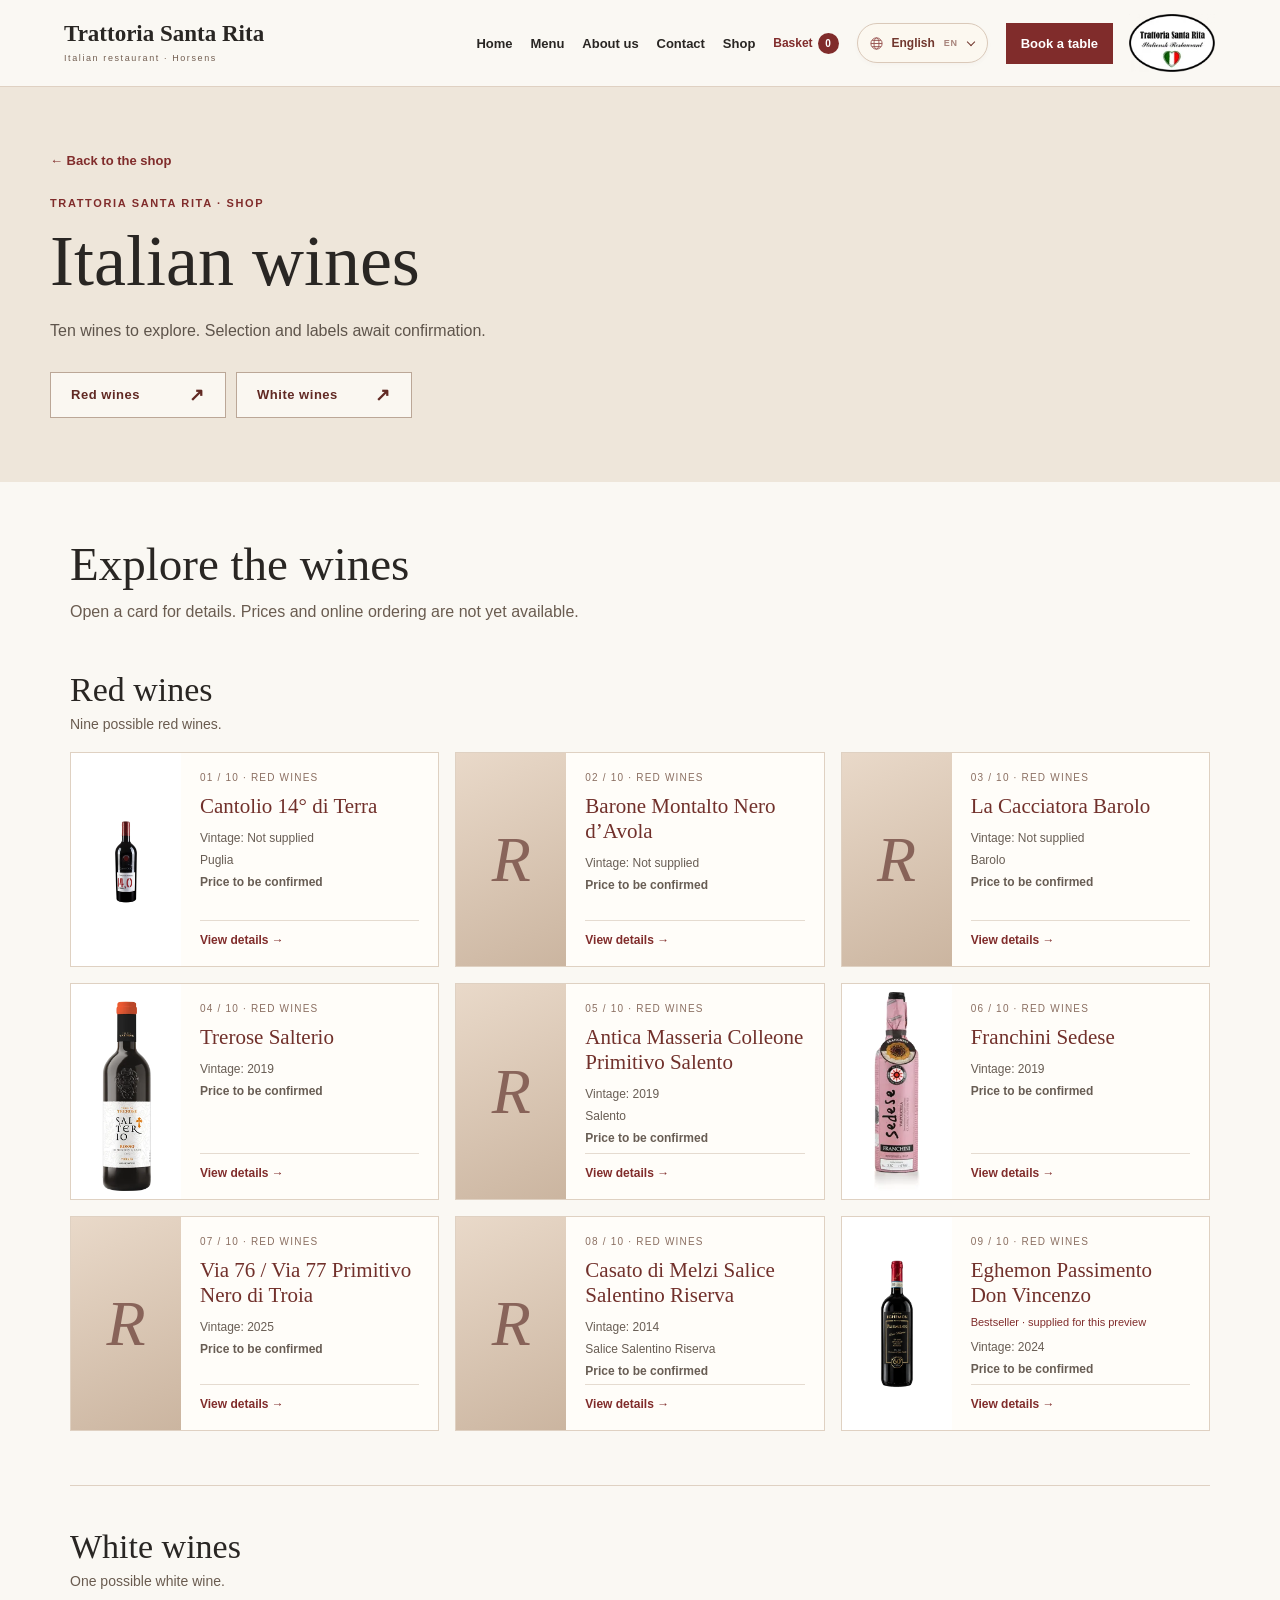
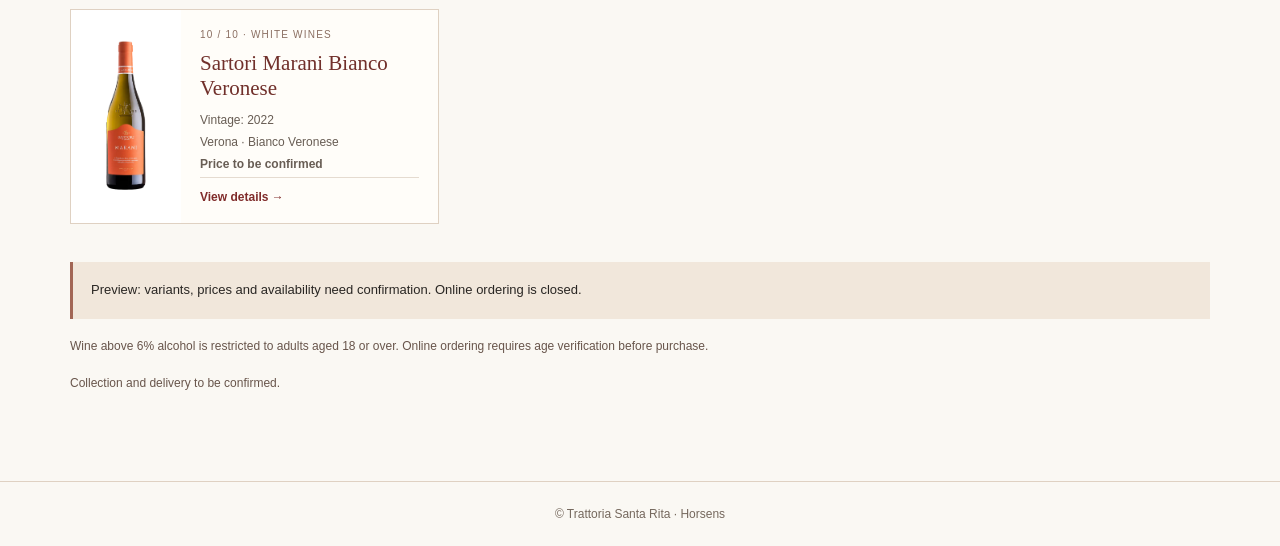
<file: vini.html>
<!doctype html><html lang="da"><head>
<title>Italienske vine | Trattoria Santa Rita</title>
<!-- SEO: generated by scripts/build-seo.py -->
<meta name="description" content="Udforsk ti italienske vine hos Trattoria Santa Rita. Sortiment, etiketter og priser afventer bekræftelse.">
<meta name="robots" content="noindex,follow">
<link rel="canonical" href="https://trattoriasantarita.dk/vini.html">
<link rel="icon" href="/immagini/favicon.png" type="image/png">
<meta property="og:type" content="website">
<meta property="og:url" content="https://trattoriasantarita.dk/vini.html">
<meta property="og:site_name" content="Trattoria Santa Rita">
<meta property="og:locale" content="da_DK">
<meta property="og:title" content="Italienske vine | Trattoria Santa Rita">
<meta property="og:description" content="Udforsk ti italienske vine hos Trattoria Santa Rita. Sortiment, etiketter og priser afventer bekræftelse.">
<meta property="og:image" content="https://trattoriasantarita.dk/immagini/santa-rita-og.jpg">
<meta property="og:image:width" content="1200">
<meta property="og:image:height" content="630">
<meta name="twitter:card" content="summary_large_image">
<meta name="twitter:title" content="Italienske vine | Trattoria Santa Rita">
<meta name="twitter:description" content="Udforsk ti italienske vine hos Trattoria Santa Rita. Sortiment, etiketter og priser afventer bekræftelse.">
<meta name="twitter:image" content="https://trattoriasantarita.dk/immagini/santa-rita-og.jpg">
<!-- /SEO -->
<meta charset="utf-8"><meta name="viewport" content="width=device-width,initial-scale=1"><style>
:root{--red:#802c2b;--ink:#292623;--paper:#faf8f3;--line:#dfd1c2;--serif:Georgia,serif}*{box-sizing:border-box}body{margin:0;background:var(--paper);color:var(--ink);font-family:Arial,sans-serif}a{color:inherit;text-decoration:none}button,select{font:inherit}a:focus-visible,button:focus-visible,select:focus-visible{outline:3px solid #b86c37;outline-offset:3px}.banner{background:#352b29;color:#fff;padding:9px;text-align:center;font-size:10px;letter-spacing:1px}.header{min-height:80px;display:flex;align-items:center;justify-content:space-between;gap:15px;padding:14px clamp(20px,5vw,70px);border-bottom:1px solid var(--line);background:#faf8f3}.brand strong{display:block;font:700 23px var(--serif)}.brand small{letter-spacing:1.6px;font-size:9px;color:#725e51}.nav{display:flex;align-items:center;gap:24px;font-size:13px;font-weight:700}.lang{border:0;background:none;color:var(--red);font-weight:700;cursor:pointer}.hero{background:#eee6da;padding:58px max(20px,calc((100vw - 1180px)/2));display:grid;grid-template-columns:1fr .85fr;gap:45px;align-items:center}.back{font-size:12px;font-weight:bold;color:var(--red)}.kicker{color:var(--red);font-size:10px;letter-spacing:2px;font-weight:700;margin:26px 0 15px}.hero h1{font:500 clamp(44px,6vw,72px)/1.05 var(--serif);margin:0 0 17px}.hero h1 em{color:var(--red);font-weight:400}.hero p{font-size:15px;line-height:1.8;color:#615952;max-width:490px}.hero img{width:100%;height:280px;object-fit:cover;border:7px solid white}.content{max-width:1180px;margin:auto;padding:70px 20px}.heading h2{font:500 clamp(30px,4vw,44px) var(--serif);margin:0 0 12px}.heading p{line-height:1.7;color:#6a5c50}.grid{display:grid;grid-template-columns:repeat(3,1fr);gap:20px;margin-top:32px}.card{border:1px solid var(--line);background:#fffdf9;overflow:hidden}.placeholder{height:220px;background:linear-gradient(145deg,#ded3c3,#f4ede3);display:grid;place-items:center}.bottle{position:relative;background:#4d302d;width:55px;height:145px;border-radius:14px 14px 10px 10px;box-shadow:8px 9px 18px #2c1a1730}.bottle:before{content:'';position:absolute;width:23px;height:32px;top:-25px;left:16px;background:#4d302d;border-radius:4px 4px 0 0}.bottle:after{content:'SANTA RITA';position:absolute;top:55px;left:3px;right:3px;padding:13px 0;background:#f4ebdc;text-align:center;font:7px Georgia;letter-spacing:.3px;color:#6f3c35}.details{padding:24px}.details h3{font:500 27px var(--serif);margin:0 0 8px}.description{font-size:13px;color:#75685d;line-height:1.6}.price{border-top:1px solid #e5dbd0;padding:13px 0;display:flex;justify-content:space-between;gap:10px;font-size:13px}.price span:last-child{font-weight:700;color:#6a5b50}.choose{width:100%;min-height:45px;padding:10px;background:#fff;border:1px solid #cbb8a7;margin-top:8px}.notice{margin-top:30px;background:#f1e7db;border-left:3px solid #a26655;padding:19px;font-size:13px;line-height:1.7;color:#5b4d42}.fulfilment{margin-top:32px;display:flex;gap:16px;flex-wrap:wrap}.fulfilment div{border:1px solid var(--line);padding:17px 20px;background:white;flex:1;min-width:220px;font-size:13px}.footer{border-top:1px solid var(--line);padding:25px;text-align:center;font-size:12px;color:#75685d}@media(max-width:700px){.header{min-height:66px}.brand strong{font-size:18px}.brand small{font-size:8px}.nav{gap:13px;font-size:12px}.hero{grid-template-columns:1fr;padding:38px 20px;gap:24px}.hero img{height:220px}.grid{grid-template-columns:1fr}.placeholder{height:180px}.content{padding:50px 20px}.bottle{transform:scale(.85)}}
.card{position:relative;transition:transform .25s ease,box-shadow .25s ease}.card:hover,.card:focus-within{transform:translateY(-6px);box-shadow:0 16px 36px #45261920}.placeholder{position:relative;overflow:hidden;background:radial-gradient(circle at 50% 35%,#f9f3e9 0,#e5d8c7 68%,#d5c4b3 100%)}.details h3{color:#71302b}.price{padding:15px 0}.choose{border-color:#b99788;background:#fdf8f1;color:#6f2d29;font-weight:700}.choose:hover{border-color:#802c2b}.fulfilment div{border-left:3px solid #802c2b}@media(prefers-reduced-motion:reduce){.card{transition:none}.card:hover{transform:none}}
.wine-jump{display:flex;gap:10px;flex-wrap:wrap;margin-top:28px}.wine-jump a{display:inline-flex;align-items:center;justify-content:space-between;gap:36px;min-width:176px;padding:14px 16px;border:1px solid #bba797;background:#faf7f1;color:#612923;font-size:12px;font-weight:700;letter-spacing:.04em}.wine-jump a:after{content:'↗';font-size:18px;line-height:1}.wine-jump a:hover{background:#802c2b;color:white;border-color:#802c2b}.wine-section{padding-top:54px;scroll-margin-top:92px}.wine-section+.wine-section{margin-top:54px;border-top:1px solid var(--line)}.wine-section-heading{display:flex;justify-content:space-between;align-items:end;gap:24px}.wine-section-heading h3{font:500 clamp(32px,4vw,48px)/1.1 var(--serif);margin:0}.wine-section-heading p{max-width:440px;font-size:14px;line-height:1.7;color:#6a5c50;margin:0}.wine-section .grid{grid-template-columns:repeat(2,minmax(0,1fr));margin-top:28px}.wine-section .card{display:grid;grid-template-columns:minmax(135px,.8fr) minmax(0,1.2fr)}.wine-section .placeholder{height:auto;min-height:330px}.wine-section .placeholder.white{background:radial-gradient(circle at 50% 35%,#fff9e9 0,#e8e4d3 65%,#d7d2bc 100%)}.wine-section .placeholder.white .bottle,.wine-section .placeholder.white .bottle:before{background:#b4a16b}.wine-section .bottle:after{content:'';top:60px;height:44px;padding:0;background:#f2e9d8}.wine-number{display:block;color:#98786a;font-size:10px;letter-spacing:.15em;font-weight:700;margin-bottom:10px}.wine-section .details{display:flex;flex-direction:column;padding:24px}.wine-section .details h4{font:500 27px/1.1 var(--serif);color:#71302b;margin:0 0 7px}.wine-section .details>.description{margin:0 0 16px}.wine-section .details label{margin-top:auto}.wine-section .price{padding:11px 0}.wine-section .cart-action{margin-top:14px}@media(max-width:900px){.wine-section .grid{grid-template-columns:1fr 1fr}.wine-section .card{display:block}.wine-section .placeholder{height:190px;min-height:0}.wine-section .bottle{transform:scale(.82)}}@media(max-width:700px){.wine-section-heading{display:block}.wine-section-heading p{margin-top:12px}.wine-section .grid{grid-template-columns:1fr}.wine-section{padding-top:42px}.wine-section+.wine-section{margin-top:42px}.wine-jump a{flex:1;min-width:135px;gap:10px}}
.cart-nav{display:inline-flex;align-items:center;gap:5px;color:#802c2b!important;font:700 12px Arial,sans-serif;white-space:nowrap}.cart-nav [data-cart-count]{display:inline-grid;place-items:center;border-radius:50%;min-width:21px;height:21px;background:#802c2b;color:#fff;font-size:10px}.cart-action{width:100%;min-height:48px;margin-top:20px;border:1px solid #802c2b;background:#802c2b;color:white;padding:12px;cursor:pointer;font-weight:700}.cart-action:hover{background:#63211f}.cart-feedback{font:13px/1.5 Arial,sans-serif;color:#6f352d;min-height:20px}.cart-feedback a{text-decoration:underline}.cart-action:focus-visible,.cart-nav:focus-visible{outline:3px solid #b86c37;outline-offset:3px}@media(max-width:600px){.cart-nav{font-size:11px}.nav{gap:9px!important}.cart-action{min-height:48px}}
.head,.header{position:sticky;top:0;z-index:20;background:#faf8f3}.brand{margin-right:auto}.nav{gap:clamp(8px,1.4vw,20px)!important}.nav-reserve{background:#802c2b;color:white!important;padding:13px 15px;white-space:nowrap}.nav-logo{width:88px;height:58px;object-fit:contain}.nav-toggle{display:none}@media(max-width:850px){.nav-toggle{display:block;border:1px solid #cbb8a7;background:white;width:42px;height:42px;flex:none}.nav-logo{width:64px;height:46px;flex:none}.nav{display:none!important;position:absolute;top:100%;left:0;right:0;background:#faf8f3;padding:15px 22px 22px;flex-direction:column;align-items:stretch;gap:0!important;box-shadow:0 12px 25px #0002}.nav.open{display:flex!important}.nav a,.nav .lang{padding:13px 0;border-bottom:1px solid #e7dbd0;text-align:left}.nav .nav-reserve{margin-top:12px;text-align:center;padding:13px;color:white}.brand strong{font-size:18px!important}.brand small{font-size:8px!important}}@media(min-width:851px) and (max-width:1100px){.head,.header{padding-left:16px!important;padding-right:16px!important;gap:10px!important}.brand strong{font-size:19px!important;letter-spacing:-.5px}.brand small{font-size:8px!important;letter-spacing:1px}.nav{gap:10px!important;font-size:11px!important}.nav-logo,.logo{width:68px!important;height:50px!important}.nav-reserve,.book{padding:11px!important;font-size:11px!important;white-space:nowrap}.cart-nav{font-size:11px!important}}select[data-language-select]{border:1px solid #d7c5b4;border-radius:3px;background:#fffdf8;color:#802c2b;padding:8px 5px;font:700 11px Arial;cursor:pointer;max-width:100%;min-height:36px}select[data-language-select]:focus-visible{outline:3px solid #b86c37;outline-offset:3px}@media(max-width:850px){.nav select[data-language-select],.nav-links select[data-language-select]{margin:9px 0;min-height:44px;width:100%;text-align:left}}</style><link rel="stylesheet" href="lingua.css"><link rel="stylesheet" href="wine-catalog.css"><script src="lingua.js"></script><script src="inglese.js"></script>
<script src="seo-metadata.js" defer></script>
</head><body><header class="header"><a class="brand" href="index.html"><strong>Trattoria Santa Rita</strong><small data-site-text="restaurantSubtitle">ITALIENSK RESTAURANT · HORSENS</small></a><nav class="nav" id="globalNav"><a href="index.html" data-nav="home">Home</a><a href="menu.html" data-nav="menu">Menukort</a><a href="index.html#about" data-nav="about">Om os</a><a href="index.html#contact" data-nav="contact">Kontakt</a><a href="shop.html">Shop</a><a class="cart-nav" href="carrello.html"><span data-cart-label>Kurv</span> <span data-cart-count>0</span></a><span class="sr-language-picker"><svg viewBox="0 0 24 24" fill="none" stroke="currentColor" stroke-width="1.5" aria-hidden="true"><circle cx="12" cy="12" r="9"/><ellipse cx="12" cy="12" rx="4" ry="9"/><path d="M3 12h18M5 7h14M5 17h14"/></svg><select class="lang" id="lang" data-language-select aria-label="Website language"><option value="da">Dansk</option><option value="it">Italiano</option><option value="en">English</option></select></span><a class="nav-reserve" data-booking-link href="https://book.trattoriasantarita.dk/book?lang=da" data-nav="book">Book bord</a></nav><img class="nav-logo" src="immagini/9b07783906be0abd-256.webp" alt="Trattoria Santa Rita" width="700" height="467" srcset="immagini/9b07783906be0abd-128.webp 128w, immagini/9b07783906be0abd-256.webp 256w" sizes="108px"><button class="nav-toggle sr-menu-toggle" id="navToggle" aria-label="Åbn menu" aria-controls="globalNav" aria-expanded="false" type="button"><span></span><span></span><span></span></button></header>
<main>
<section class="wine-hero"><div class="wine-hero-inner"><a class="wine-back" href="shop.html" data-wine-copy="back">← Tilbage til shoppen</a><p class="wine-kicker">TRATTORIA SANTA RITA · SHOP</p><h1 data-wine-copy="title">Italienske vine</h1><p data-wine-copy="intro">Ti vine til at udforske.</p><nav class="wine-jump" data-wine-aria="categories" aria-label="Vinkategorier"><a href="#red-wines" data-wine-copy="redNav">Rødvine</a><a href="#white-wines" data-wine-copy="whiteNav">Hvidvine</a></nav></div></section>
<div class="wine-main"><h2 data-wine-copy="heading">Udforsk vinene</h2><p class="wine-main-intro" data-wine-copy="intro2">Vælg en vin for at se detaljerne.</p>
<section class="wine-group" id="red-wines" aria-labelledby="red-heading"><h3 id="red-heading" data-wine-copy="redTitle">Rødvine</h3><p class="wine-group-intro" data-wine-copy="redIntro">Ni mulige rødvine.</p><div class="wine-grid" id="redWineGrid"></div></section>
<section class="wine-group" id="white-wines" aria-labelledby="white-heading"><h3 id="white-heading" data-wine-copy="whiteTitle">Hvidvine</h3><p class="wine-group-intro" data-wine-copy="whiteIntro">En mulig hvidvin.</p><div class="wine-grid" id="whiteWineGrid"></div></section>
<div class="wine-notice" data-wine-copy="notice">Forhåndsvisning: produktvarianter, priser og tilgængelighed skal bekræftes.</div><p class="wine-age" data-wine-copy="age">Vin med over 6 % alkohol sælges kun til personer på mindst 18 år.</p><p class="wine-age" data-wine-copy="pickup">Afhentning og levering afklares.</p></div>
</main><dialog class="wine-dialog" id="wineDialog" aria-labelledby="wineDialogName"><div class="wine-dialog-content"><button class="wine-dialog-close" id="wineDialogClose" type="button">Luk</button><p class="wine-kicker" id="wineDialogType"></p><h2 id="wineDialogName"></h2><p id="wineDialogYear"></p><div id="wineDialogFacts"></div><p id="wineDialogVerification"></p><p class="wine-dialog-price" id="wineDialogSingle"></p><p class="wine-dialog-price" id="wineDialogCase"></p><button class="wine-disabled" id="wineDialogUnavailable" type="button" disabled></button><p class="wine-dialog-age" id="wineDialogAge"></p></div></dialog>
<footer class="footer">© Trattoria Santa Rita · Horsens</footer>
<script src="wine-data.js"></script><script src="wine-catalog.js"></script><script src="carrello.js"></script>
<script>(function(){let n=document.getElementById('globalNav'),b=document.getElementById('navToggle');b.addEventListener('click',()=>{let open=n.classList.toggle('open');b.setAttribute('aria-expanded',String(open))});function translateNav(){let it=document.documentElement.lang==='it',v=document.documentElement.lang==='en'?SantaEnglish.nav:it?{home:'Home',menu:'Menu',about:'Chi siamo',contact:'Contatti',book:'Prenota un tavolo'}:{home:'Home',menu:'Menukort',about:'Om os',contact:'Kontakt',book:'Book bord'};document.querySelectorAll('[data-nav]').forEach(e=>e.textContent=v[e.dataset.nav]);b.setAttribute('aria-label',document.documentElement.lang==='en'?'Open menu':it?'Apri menu':'Åbn menu')}new MutationObserver(translateNav).observe(document.documentElement,{attributes:true,attributeFilter:['lang']});translateNav()})();</script><script src="prenotazione.js"></script>
</body></html>
</file>
<file: lingua.css>
/* Selettore lingua condiviso; il controllo nativo resta come fallback. */
.sr-language-picker{position:relative;display:inline-flex;align-items:center;flex:none;color:#802c2b;isolation:isolate}
.sr-language-picker>svg{position:absolute;left:12px;width:15px;height:15px;pointer-events:none;z-index:1;opacity:.8}
.sr-language-picker:after{content:'';position:absolute;right:12px;top:calc(50% - 4px);width:6px;height:6px;border-right:1.5px solid currentColor;border-bottom:1.5px solid currentColor;transform:rotate(45deg);pointer-events:none}
.sr-language-picker select[data-language-select]{appearance:none;-webkit-appearance:none;border:1px solid #d9c8b9!important;border-radius:999px!important;background:linear-gradient(180deg,#fffefb,#f4ece2)!important;color:#71372e!important;min-height:40px!important;width:116px!important;max-width:100%;margin:0!important;padding:10px 29px 10px 34px!important;font:600 11px/1.2 Arial,sans-serif!important;letter-spacing:.15px;cursor:pointer;box-shadow:0 2px 5px #52302507;transition:border-color .18s,box-shadow .18s,background .18s}
.sr-language-picker:hover select[data-language-select]{border-color:#a77868!important;box-shadow:0 3px 10px #52302512}
.sr-language-picker select[data-language-select]:focus-visible{outline:2px solid #a76f52!important;outline-offset:3px;box-shadow:0 0 0 4px #a76f5212}
.sr-language-picker select option{background:#fffdf8;color:#3b2d27}
@media(max-width:850px){.nav .sr-language-picker,.nav-links .sr-language-picker{width:100%;margin:12px 0}.sr-language-picker select[data-language-select]{width:100%!important;min-height:46px!important;padding-left:39px!important;font-size:13px!important}.sr-language-picker>svg{left:15px;width:17px;height:17px}.sr-language-picker:after{right:17px}}
@media(prefers-reduced-motion:reduce){.sr-language-picker select[data-language-select]{transition:none}}
.sr-language-picker.is-enhanced{z-index:30}
.sr-language-picker.is-enhanced:after{display:none}
.sr-language-picker.is-enhanced select[data-language-select]{position:absolute!important;width:1px!important;height:1px!important;min-height:0!important;padding:0!important;border:0!important;overflow:hidden!important;clip-path:inset(50%)!important;white-space:nowrap!important}
.sr-language-trigger{display:inline-flex;align-items:center;gap:9px;min-height:40px;padding:9px 12px 9px 34px;border:1px solid #dac9b9;border-radius:999px;background:#fcf8f0;color:#71372e;font:600 12px/1.2 Arial,sans-serif;cursor:pointer;box-shadow:0 2px 5px #52302507;transition:border-color .15s,background .15s;-webkit-appearance:none;appearance:none}
.sr-language-trigger:after{content:'';width:5px;height:5px;margin:0 1px 3px 1px;border-right:1.5px solid currentColor;border-bottom:1.5px solid currentColor;transform:rotate(45deg)}
.sr-language-trigger:hover,.sr-language-trigger[aria-expanded=true]{border-color:#a77868;background:#fffdf8}
.sr-language-code{font:600 9px/1.2 Arial,sans-serif;letter-spacing:.08em;opacity:.6}
.sr-language-panel{position:absolute;top:calc(100% + 8px);right:0;min-width:196px;padding:6px;border:1px solid #e3d5c6;border-radius:16px;background:#fffdf7;box-shadow:0 12px 32px #40231c24;z-index:31}
.sr-language-panel[hidden]{display:none!important}
.sr-language-option{display:flex;align-items:center;gap:15px;width:100%;min-height:44px;margin:0;padding:10px 11px;border:0;border-radius:10px;background:transparent;color:#573c32;text-align:left;font:500 13px/1.2 Arial,sans-serif;cursor:pointer;-webkit-appearance:none;appearance:none}
.sr-language-option>.sr-language-code{margin-left:auto}
.sr-language-check{width:12px;color:#802c2b;visibility:hidden}
.sr-language-option.is-current{background:#f4e9de;color:#802c2b;font-weight:600}
.sr-language-option.is-current .sr-language-check{visibility:visible}
.sr-language-option:hover{background:#f5eee4}
.sr-language-trigger:focus-visible,.sr-language-option:focus-visible{outline:2px solid #a76f52;outline-offset:3px}
@media(max-width:850px){.nav .sr-language-picker.is-enhanced,.nav-links .sr-language-picker.is-enhanced{width:auto;align-self:flex-start;margin:10px 0}.sr-language-picker.is-enhanced>svg{left:13px;width:15px;height:15px}.sr-language-trigger{min-height:44px;padding-left:35px}.sr-language-panel{left:0;right:auto;max-width:calc(100vw - 48px)}}
@media(prefers-reduced-motion:reduce){.sr-language-trigger{transition:none}}
/* Shared mobile navigation control: same three bars on every page. */
.sr-menu-toggle{display:none}
@media(max-width:850px){.sr-menu-toggle{display:flex;width:37px;height:37px;flex:none;align-items:center;justify-content:center;flex-direction:column;gap:5px;border:1px solid #c8b8a9;border-radius:2px;background:#fffdf7;color:#30231e;padding:0;-webkit-appearance:none;appearance:none}.sr-menu-toggle span{display:block;width:17px;height:1.5px;background:#30231e}}
</file>
<file: wine-catalog.css>
.wine-hero{padding:64px max(20px,calc((100vw - 1180px)/2));background:#eee6da}.wine-hero-inner{max-width:1180px;margin:auto}.wine-back{color:#802c2b;font-size:13px;font-weight:700}.wine-kicker{margin:28px 0 14px;color:#802c2b;font-size:11px;font-weight:700;letter-spacing:.15em}.wine-hero h1{font:500 clamp(43px,6vw,72px)/1.08 Georgia,serif;margin:0 0 15px}.wine-hero p:last-of-type{max-width:650px;line-height:1.7;color:#5e544b}.wine-jump{display:flex;gap:10px;flex-wrap:wrap;margin-top:28px}.wine-jump a{border:1px solid #bba797;padding:13px 20px;color:#612923;background:#faf7f1;font-size:13px;font-weight:700}.wine-jump a:hover{background:#802c2b;color:#fff}.wine-main{max-width:1180px;margin:auto;padding:55px 20px 75px}.wine-main h2{font:500 clamp(32px,4vw,47px) Georgia,serif;margin:0 0 8px}.wine-main-intro{color:#6a5c50;line-height:1.65;margin:0 0 46px}.wine-group{scroll-margin-top:110px}.wine-group+.wine-group{margin-top:54px;padding-top:42px;border-top:1px solid #dfd1c2}.wine-group h3{font:500 34px Georgia,serif;margin:0 0 7px}.wine-group-intro{color:#6a5c50;margin:0 0 20px;font-size:14px}.wine-grid{display:grid;grid-template-columns:repeat(3,minmax(0,1fr));gap:16px}.wine-card{display:grid;grid-template-columns:110px minmax(0,1fr);min-height:215px;background:#fffdf9;border:1px solid #dfd1c2}.wine-art{display:grid;place-items:center;background:linear-gradient(155deg,#e9d9c9,#cbb5a0);color:#663a33}.wine-art.white{background:linear-gradient(155deg,#f0e9ce,#d7cfad);color:#756a43}.wine-art-mark{font:italic 64px Georgia,serif;opacity:.7}.wine-art:has(.wine-photo){background:#fff}.wine-photo{display:block;width:100%;height:100%;max-height:215px;object-fit:contain;object-position:center;padding:8px;box-sizing:border-box}.wine-card-body{padding:19px;display:flex;flex-direction:column;min-width:0}.wine-meta{font-size:10px;letter-spacing:.12em;text-transform:uppercase;color:#8b6f62;margin:0 0 11px}.wine-card h4{font:500 21px/1.18 Georgia,serif;color:#71302b;margin:0 0 8px;overflow-wrap:anywhere}.wine-year,.wine-price{font-size:12px;color:#685d54;margin:4px 0}.wine-price{font-weight:700}.wine-badge{font-size:11px;color:#802c2b;margin-bottom:8px}.wine-detail-button{margin-top:auto;padding:12px 0 0;border:0;border-top:1px solid #e5dbd0;background:none;color:#802c2b;text-align:left;font-weight:700;font-size:12px;cursor:pointer}.wine-notice{margin-top:38px;padding:18px;background:#f1e7db;border-left:3px solid #a26655;font-size:13px;line-height:1.6}.wine-age{margin-top:18px;font-size:12px;line-height:1.6;color:#68554b}.wine-dialog{border:1px solid #c9b6a7;padding:0;max-width:min(540px,calc(100vw - 28px));width:100%;box-shadow:0 22px 80px #24120d50;background:#fffdf9;color:#292623}.wine-dialog::backdrop{background:#24120d99}.wine-dialog-content{padding:30px}.wine-dialog h2{font:500 clamp(27px,5vw,40px)/1.12 Georgia,serif;color:#71302b;margin:8px 0 20px}.wine-dialog p{font-size:14px;line-height:1.6}.wine-dialog-price{border-top:1px solid #e5dbd0;padding-top:12px}.wine-dialog-close{display:block;margin-left:auto;background:none;border:0;padding:10px;color:#802c2b;cursor:pointer;font-weight:700}.wine-disabled{width:100%;padding:14px;border:1px solid #cbb8a7;color:#6e5c51;background:#eee9e2;font-weight:700;cursor:not-allowed}.wine-dialog-age{font-size:12px!important;color:#68554b}@media(max-width:1000px){.wine-grid{grid-template-columns:repeat(2,minmax(0,1fr))}}@media(max-width:680px){.wine-grid{grid-template-columns:1fr}.wine-card{min-height:176px;grid-template-columns:88px minmax(0,1fr)}.wine-hero{padding:42px 20px}.wine-main{padding-top:42px}.wine-art-mark{font-size:51px}}
</file>
